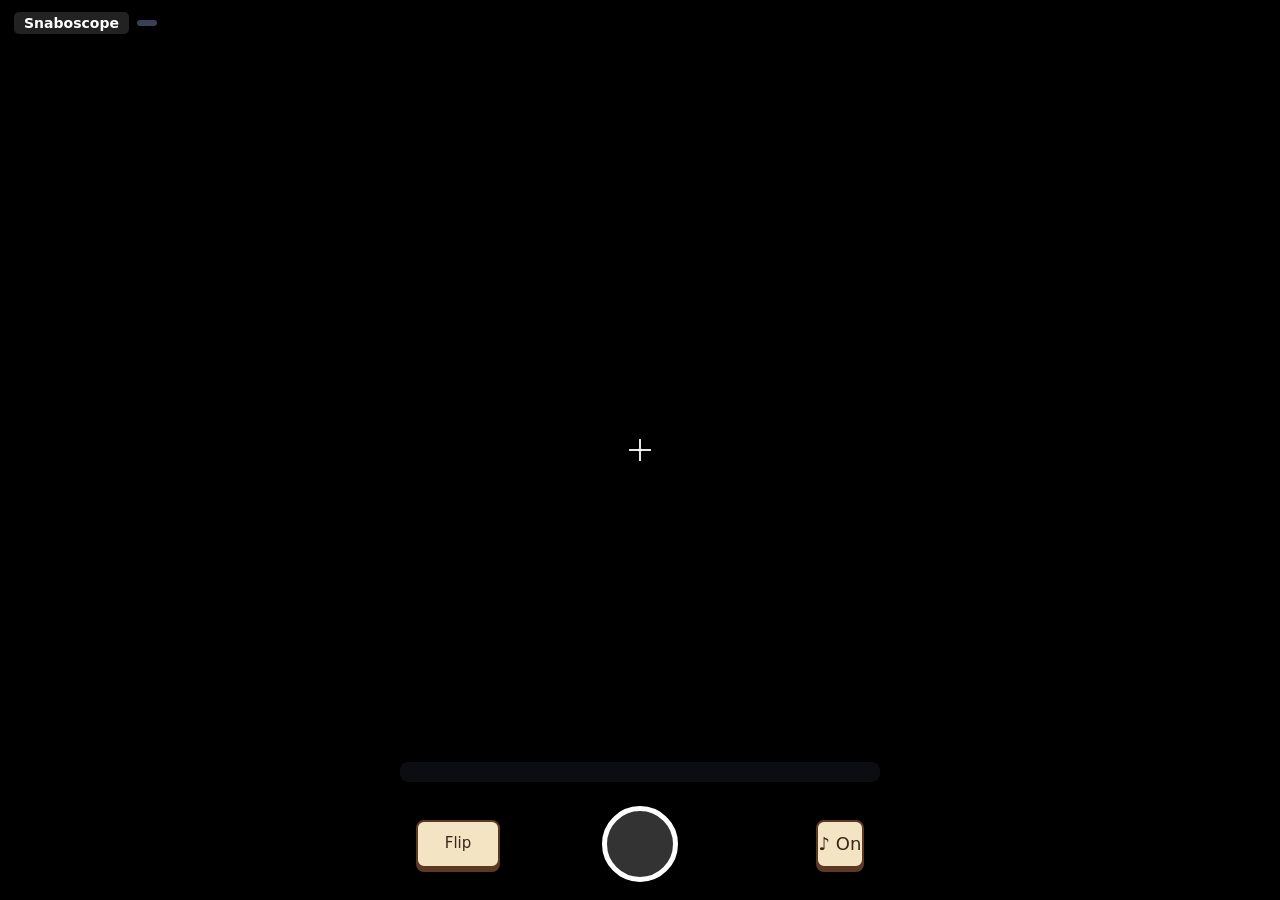
<file: index.html>
<!DOCTYPE html>
<html lang="en"><head><meta charset="utf-8"><meta name="viewport" content="width=device-width, initial-scale=1">
<title>Snabits</title><meta http-equiv="refresh" content="0; url=prototype/"></head>
<body style="background:#0e0e12;color:#eee;font-family:system-ui;padding:24px"><a href="prototype/" style="color:#9cf">Open the Snabits prototype</a></body></html>
</file>
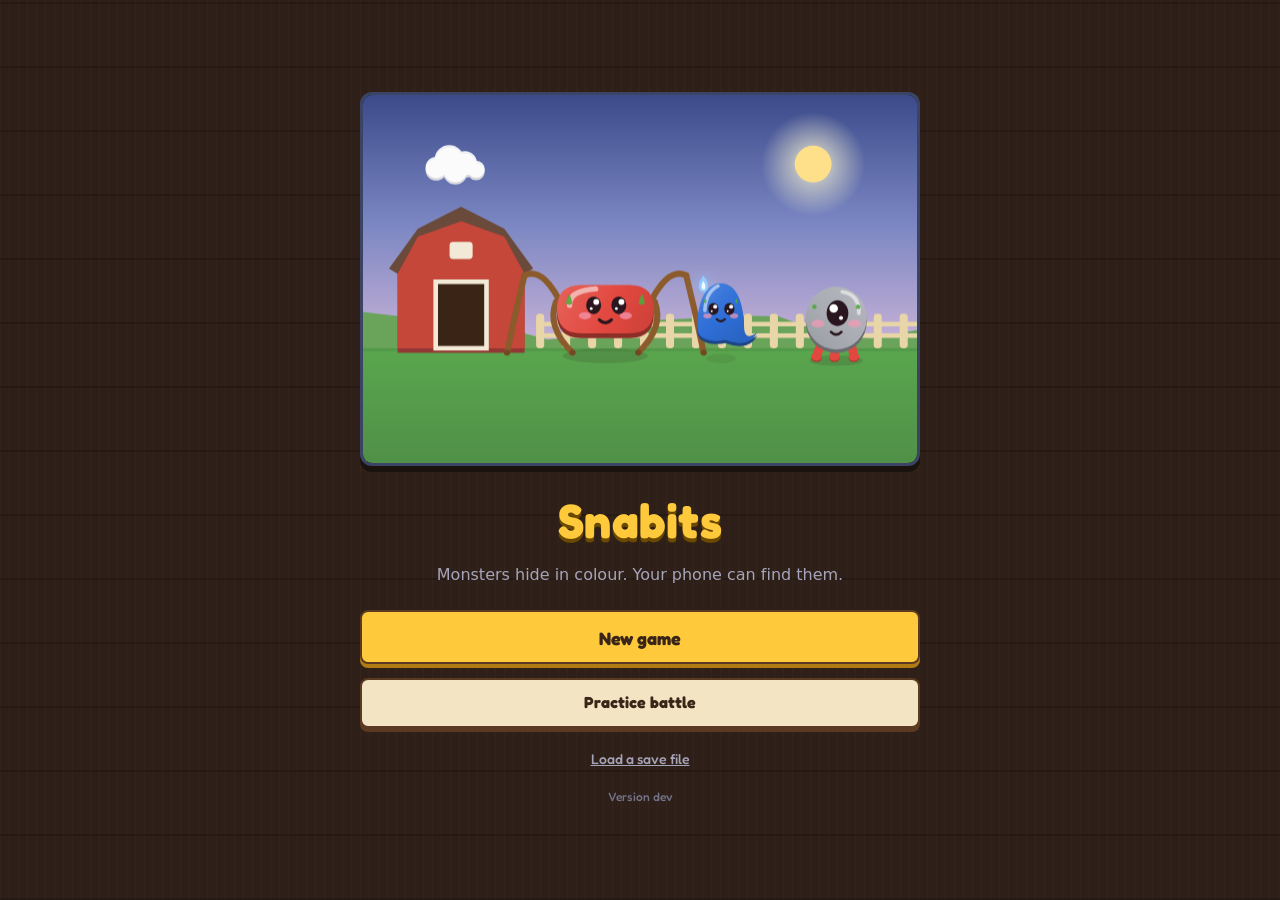
<file: prototype/index.html>
<!DOCTYPE html>
<html lang="en">
<head>
<meta charset="utf-8">
<meta name="viewport" content="width=device-width, initial-scale=1, viewport-fit=cover">
<meta name="theme-color" content="#2e2018">
<title>Snabits</title>
<link rel="stylesheet" href="ui.css">
<link rel="stylesheet" href="theme.css">
<link rel="manifest" href="manifest.webmanifest">
<link rel="icon" href="icon-192.png">
<link rel="apple-touch-icon" href="icon-192.png">
<script>
/* Scans come from the live camera. A saved photo would let anyone download a Pattern Stone or a colour chart and skip the hunt,
   so the gallery only shows on a dev copy: open the game once with ?dev (or #test, which the test drivers use) and it stays on
   for that browser. ?dev=0 turns it off again. */
(function(){ try{ const q=new URLSearchParams(location.search);
  if(q.has('dev')) localStorage.setItem('snabits.dev', q.get('dev')==='0'?'0':'1');
  window.DEV_GALLERY = /test/.test(location.hash) || localStorage.getItem('snabits.dev')==='1';
}catch(e){ window.DEV_GALLERY=false; }
if(window.DEV_GALLERY) document.documentElement.classList.add('dev'); })();
</script>
<style>html:not(.dev) label[for="pick"]{display:none!important}
/* on a computer the camera input opens a file picker, so outside a dev copy only the live camera scans there */
@media (pointer:fine){ html:not(.dev) label[for="take"]{display:none!important} }</style>
</head>
<body class="theme-wood">
<div id="stage"><video id="video" playsinline muted autoplay></video><canvas id="still"></canvas><div id="ring"></div><div id="corners"><i></i><i></i><i></i><i></i></div></div>
<div id="top"><span class="chip" id="main">Snaboscope</span><span class="chip" id="second" style="display:none"></span><span id="kind"></span><button class="small" id="lightbtn" style="display:none;margin-left:auto" aria-label="Light">Light off</button></div>
<div id="bars"></div>
<div id="card"></div>
<div id="bottom">
  <div class="cam-l"><button class="small" id="flip" aria-label="Switch camera">Flip</button><label class="small" for="pick">Gallery</label></div>
  <div class="cam-c"><button id="shutter" aria-label="Scan"></button><button class="big" id="scanbtn" style="display:none">Scan</button><label class="small" id="newbtn" for="take" style="display:none">New photo</label></div>
  <div class="cam-r"><button class="small" id="ranchbtn" style="display:none" onclick="if(typeof WILD!=='undefined'&&WILD)endWild();openRanch()">Ranch</button><button class="small musbtn" onclick="musToggle()">♪ On</button></div>
  <input type="file" id="pick" accept="image/*">
  <input type="file" id="take" accept="image/*" capture="environment" style="display:none">
</div>
<div id="msg"><div><div class="brand"><canvas id="msgmon" class="mon-tile"></canvas><h1>Snabits</h1><p id="msgtext">The Snaboscope reads the colours of whatever you point it at and draws out the Snabit hiding there.</p></div><div class="brow"><label id="takebtn" for="take">Take a photo</label><label id="msgpick" for="pick">From gallery</label><button id="msgranch" style="display:none" onclick="openRanch()">Ranch</button></div></div></div>
<div id="battle">
<div id="loadout"><div id="lo-head"></div><div id="lo-list"></div><div class="lo-foot"><button class="btn2" onclick="closeBattle()">Back</button><button class="big" id="lo-go" onclick="startFight()">Start fight</button></div></div>
<div id="b-fight">
  <div class="bpanel"><div class="nm" id="b-foe-name"></div><div class="hpbar"><i id="b-foe-hp"></i></div><div class="brow2"><span id="b-foe-st"></span><span><span id="b-foe-hpt"></span></span></div><div class="en" id="b-foe-en" style="margin-top:4px"></div></div>
  <div id="arena"><canvas id="b-bg" width="195" height="70"></canvas><i class="plat foe"></i><i class="plat me"></i><canvas id="b-foe-sprite" class="bsprite"></canvas><div id="b-field"></div><canvas id="b-me-sprite" class="bsprite"></canvas></div>
  <div class="bpanel"><div class="nm" id="b-me-name"></div><div class="hpbar"><i id="b-me-hp"></i></div><div class="brow2"><span id="b-me-st"></span><span id="b-me-hpt"></span></div><div class="en" id="b-me-en" style="margin-top:4px"></div></div>
  <div id="b-log"></div>
  <div id="b-btns"></div>
  <div id="b-result"></div>
</div>
</div>
<canvas id="work" width="160" height="160" style="display:none"></canvas>
<script src="version.js"></script>
<script src="skills.js"></script>
<script src="monster.js"></script>
<script src="battle.js"></script>
<script src="battle-ui.js"></script>
<script src="ranch.js"></script>
<script src="heavy.js"></script>
<script src="game.js"></script>
<script src="errantry.js"></script>
<script src="missions.js"></script>
<script src="trips.js"></script>
<script src="explore-art.js"></script>
<script src="explore.js"></script>
<script src="explore-more.js"></script>
<script src="deep-gen.js"></script><script src="deep-art.js"></script><script src="deep.js"></script>
<script src="horror.js"></script>
<script src="deep-more.js"></script>
<script src="tourney.js"></script>
<script src="venue.js"></script>
<script src="cupcal.js"></script>
<script src="lab.js"></script>
<script src="hall.js"></script>
<script src="events.js"></script>
<script src="tower.js"></script>
<script src="codes.js"></script>
<script src="roam.js"></script>
<script src="info.js"></script>
<script src="town.js"></script><script src="deep-pack.js"></script>
<script src="ghost.js"></script>
<script src="peer.js"></script>
<script src="netfight.js"></script>
<script src="trade.js"></script>
<script src="tala.js"></script>
<script src="onboard.js"></script>
<script src="team.js"></script>
<script src="wild.js"></script>
<script src="hunts.js"></script>
<script src="music.js"></script>
<script src="chibi.js"></script>
<script src="chibi-hook.js"></script><script src="scenes.js"></script><script src="npcs.js"></script><script src="areas.js"></script><script src="story.js"></script><script src="dex.js"></script><script src="contests.js"></script><script src="moves.js"></script><script src="summon.js"></script><script src="cupshow.js"></script><script src="arena.js"></script><script src="arena-ui.js"></script><script src="arena-fx.js"></script><script src="arena-sigs.js"></script>
<script src="arena-moves.js"></script><script src="arena-horror.js"></script><script src="arena-venues.js"></script><script src="arena-own.js"></script><script src="icons.js"></script>
<script>if(hasSave()){ document.getElementById("ranchbtn").style.display=""; document.getElementById("msgranch").style.display=""; }</script>
<script>
const GROUPS=["red","orange","yellow","green","cyan","blue","violet","pink","brown","white","silver","black"];
const EL={red:"Blaze",orange:"Brawl",yellow:"Spark",green:"Wild",cyan:"Frost",blue:"Tide",violet:"Venom",pink:"Charm",brown:"Stone",white:"Light",silver:"Steel",black:"Shade"};
const COL={red:"#e2483f",orange:"#f08a24",yellow:"#f2cf2b",green:"#4da83c",cyan:"#6fd6d0",blue:"#2f6fd8",violet:"#8a4fe0",pink:"#f07ab4",brown:"#8a5a2b",white:"#f4f4f4",silver:"#a9adb3",black:"#1b1b1f"};
const TXT={yellow:"#3a2f00",white:"#222",cyan:"#063b38",silver:"#1d1f22"};
const BASE={red:3.57,orange:8.97,yellow:2.76,green:18.56,cyan:5.48,blue:7.18,violet:0.61,pink:1.09,brown:19.21,white:8.43,silver:16.49,black:7.65};
const RING=0.25, RING_WEIGHT=3, FLOOR=3, TIE=5, MONO_MAIN=60, MONO_FLOOR=40, DUAL_SECOND=20;

function group(r,g,b){
  const mx=Math.max(r,g,b), mn=Math.min(r,g,b), d=mx-mn, v=mx, s=mx>0?d/mx:0;
  if(v<0.15) return "black";
  if(s<0.18) return v>0.70?"white":(v>=0.25?"silver":"black");
  let h; if(mx===r) h=((g-b)/d+6)%6; else if(mx===g) h=(b-r)/d+2; else h=(r-g)/d+4; h*=60;
  if(h>=300&&h<345) return "pink";
  if(h>=345||h<15) return (s<0.55&&v>0.70)?"pink":(v<0.45?"brown":"red");
  if(h<45) return v<0.55?"brown":"orange";
  if(h<70) return (v<0.55||s<0.35)?(h>=55?"green":"brown"):"yellow";
  if(h<165) return "green";
  if(h<200) return "cyan";
  if(h<240) return "blue";
  return "violet";
}

function scan(source,sw,sh){
  const ax=aim.x, ay=aim.y;
  const W=160, H=Math.max(40,Math.round(160*sh/sw));
  const c=document.getElementById("work"); c.width=W; c.height=H;
  const x=c.getContext("2d",{willReadFrequently:true}); x.drawImage(source,0,0,sw,sh,0,0,W,H);
  const px=x.getImageData(0,0,W,H).data, R=RING*Math.min(W,H);
  const area={}, dsum={}, cnt={}, rgb={}; let total=0, ssum=0, vsum=0, v2=0;
  GROUPS.forEach(g=>{area[g]=0;dsum[g]=0;cnt[g]=0;rgb[g]=[0,0,0]});
  const lab=new Array(W*H), cellRGB=Array.from({length:9},()=>[0,0,0,0]);
  for(let j=0;j<H;j++)for(let i=0;i<W;i++){
    const k=(j*W+i)*4, r=px[k]/255, g=px[k+1]/255, b=px[k+2]/255, gname=group(r,g,b);
    const mx=Math.max(r,g,b), mn=Math.min(r,g,b); ssum+=mx?(mx-mn)/mx:0; vsum+=mx; v2+=mx*mx;
    const dx=i-W*ax, dy=j-H*ay, inRing=dx*dx+dy*dy<R*R, w=inRing?RING_WEIGHT:1;
    area[gname]+=w; total+=w; dsum[gname]+=Math.hypot((j-H*ay)/H,(i-W*ax)/W); cnt[gname]++;
    rgb[gname][0]+=px[k]; rgb[gname][1]+=px[k+1]; rgb[gname][2]+=px[k+2];
    lab[j*W+i]=gname;
    const cell=Math.min(2,Math.floor(3*j/H))*3+Math.min(2,Math.floor(3*i/W)); const cr=cellRGB[cell]; cr[0]+=px[k];cr[1]+=px[k+1];cr[2]+=px[k+2];cr[3]++;
  }
  const n=W*H, raw={}, wt={}; let wsum=0;
  GROUPS.forEach(g=>{raw[g]=100*area[g]/total; if(raw[g]>=FLOOR){wt[g]=raw[g]/Math.sqrt(Math.max(BASE[g],1)); wsum+=wt[g];}});
  const ranked=Object.keys(wt).map(g=>({g,w:100*wt[g]/wsum,raw:raw[g],cd:dsum[g]/cnt[g],rgb:rgb[g].map(v=>v/cnt[g])})).sort((a,b)=>b.w-a.w);
  let tie=false;
  if(ranked.length>1&&ranked[0].w-ranked[1].w<=TIE&&ranked[1].cd<ranked[0].cd){[ranked[0],ranked[1]]=[ranked[1],ranked[0]];tie=true;}
  const main=ranked[0], second=ranked[1];
  const mono=!second||main.w>=MONO_MAIN||(main.w>=MONO_FLOOR&&second.w<DUAL_SECOND);
  const colours=Math.max(2,Math.min(8,ranked.length));
  const cells=Array(9).fill(0);
  for(let j=0;j<H;j++)for(let i=0;i<W;i++) if(lab[j*W+i]===main.g) cells[Math.min(2,Math.floor(3*j/H))*3+Math.min(2,Math.floor(3*i/W))]++;
  const vm=vsum/n, photoKey=cellRGB.map(c=>c.slice(0,3).map(v=>Math.round(v/c[3]/32)).join("")).join("-");
  // where each colour sits on a 12 by 12 grid, for the colour easter eggs (eggOf in monster.js)
  const g12={}, cellN=new Array(144).fill(0);
  for(const g of GROUPS) if(raw[g]>=2) g12[g]=new Array(144).fill(0);
  for(let j=0;j<H;j++)for(let i=0;i<W;i++){ const ci=Math.min(11,Math.floor(12*j/H))*12+Math.min(11,Math.floor(12*i/W)); cellN[ci]++; const G=g12[lab[j*W+i]]; if(G) G[ci]++; }
  for(const g in g12) for(let k=0;k<144;k++) g12[g][k]/=Math.max(1,cellN[k]);
  return {ranked,main,second:mono?null:second,mono,tie,colours,pool:colours+4,cells,sat:ssum/n,bright:vm,contrast:Math.sqrt(Math.max(0,v2/n-vm*vm)),photoKey,raw,g12};
}

function chip(el,g){el.textContent=EL[g];el.style.background=COL[g];el.style.color=TXT[g]||"#fff";el.style.display="";}
const DEBUG=/(^#|&)debug(&|$)/.test(location.hash);
if(DEBUG) document.documentElement.classList.add("dbg");   // growth ranks and skill counts only show with #debug
function show(res){
  if(!DEBUG) return;
  chip(document.getElementById("main"),res.main.g);
  const s=document.getElementById("second");
  if(res.second) chip(s,res.second.g); else s.style.display="none";
  document.getElementById("kind").textContent=res.mono?"Mono":"Dual";
  document.getElementById("bars").innerHTML=res.ranked.slice(0,5).map(r=>
    `<div class="bar"><span>${EL[r.g]}</span><i style="width:${Math.max(3,r.w)}%;background:${COL[r.g]}"></i><span>${Math.round(r.w)}%</span></div>`).join("");
}

const video=document.getElementById("video"), still=document.getElementById("still"), ring=document.getElementById("ring");
const card=document.getElementById("card"), bars=document.getElementById("bars"), msg=document.getElementById("msg");
const shutter=document.getElementById("shutter"), scanBtn=document.getElementById("scanbtn"), newBtn=document.getElementById("newbtn");
let lastMon=null, stream=null, facing="environment", mode="start", timer=null, aim={x:0.5,y:0.5}, frame=null;

function fail(e){card.innerHTML=`<h2>Something broke</h2><p>${(e&&(e.name||""))} ${(e&&e.message)||e}</p><p>Send Claude a screenshot of this.</p>`;card.style.display="block";}
addEventListener("error",e=>fail(e.error||e.message));
addEventListener("unhandledrejection",e=>fail(e.reason));

function placeRing(){
  const s=Math.min(innerWidth,innerHeight)*RING*2;
  ring.style.width=ring.style.height=s+"px";
  ring.style.left=(aim.x*innerWidth-s/2)+"px"; ring.style.top=(aim.y*innerHeight-s/2)+"px";
}
ring.style.position="absolute"; addEventListener("resize",placeRing); placeRing();

function setMode(m){
  mode=m; document.body.dataset.mode=m;
  if(!DEBUG){ document.getElementById("second").style.display="none"; document.getElementById("kind").style.display="none"; }
  const photo=m==="aim"||m==="photoResult";
  shutter.style.display=photo?"none":"";
  scanBtn.style.display=m==="aim"?"":"none";
  newBtn.style.display=photo?"":"none";
  document.getElementById("flip").style.display=stream&&!photo?"":"none";
  lightShow();
  card.style.display=(m==="liveResult"||m==="photoResult")?"block":"none";
  bars.style.display=DEBUG&&(m==="live"||m==="aim")?"grid":"none";
  still.style.display=(m==="liveResult"||photo)?"block":"none";
  msg.style.display=m==="start"?"flex":"none";
  document.getElementById("top").style.display=(m==="start"||m==="liveResult"||m==="photoResult")?"none":"flex";
  if(typeof obCoach==="function") obCoach();
}

function visibleCrop(w,h){
  const sr=innerWidth/innerHeight, r=w/h;
  if(r>sr){const cw=h*sr;return [(w-cw)/2,0,cw,h];}
  const ch=w/sr; return [0,(h-ch)/2,w,ch];
}
function grab(src,w,h){
  const [sx,sy,sw,sh]=visibleCrop(w,h);
  const c=document.createElement("canvas"); c.width=Math.round(sw); c.height=Math.round(sh);
  c.getContext("2d").drawImage(src,sx,sy,sw,sh,0,0,c.width,c.height); return c;
}
function stars(t){const n=t>=12?3:t>=8?2:t>=4?1:0;return "★".repeat(n)+"<span class=\"st0\">"+"★".repeat(3-n)+"</span>";}
function render(full){
  try{
    const res=scan(still,still.width,still.height); show(res);
    if(!full) return;
    if(typeof WILD!=="undefined"&&WILD){ const hl=typeof huntScan==="function"&&!window.PRACTICE?huntScan(res):[]; wildCard(res,card); huntNote(card,hl); return null; }   // today's colour and the colour atlas (hunts.js)
    let m=typeof scanBoost==="function"?scanBoost(hatch(res)):hatch(res);
    const name=m.name, kind=(m.el2?`${m.el1} / ${m.el2}`:m.el1)+" "+m.family;
    const tint=COL[res.main.g]==="#1b1b1f"?"#8888aa":COL[res.main.g];
    card.innerHTML=`<div class="sheet-head">
        <canvas id="bit" class="mon-tile"></canvas>
        <div class="sheet-id"><h2>${name}</h2><div class="sheet-kind"><span class="elc" style="${chipStyle(COL[res.main.g])}">${m.el1}</span>${m.el2?`<span class="elc" style="${chipStyle(COL[res.second.g])}">${m.el2}</span>`:""}<span class="fam">${m.family}</span></div>
          <div class="sheet-meta">${m.special?"Special · ":""}${m.costume?m.costume+" costume · ":""}${m.pers[0]} · ${m.lifespan} months</div></div></div>
      <div class="sheet-actions"><button class="big" id="raisebtn">Raise it</button><button class="btn2" id="fightbtn">Quick fight</button></div>
      <div class="sheet-body">
        <p class="abil">${m.hidden?"<b class=\"hid\">Hidden ability</b> ":""}<b>${m.ability[0]}</b> ${m.ability[1]}.</p>
        <div class="statgrid">${STATS.map((st,i)=>{const r=rankOf(FAMILY[m.family].base[i]);return `<div class="sg"><span>${st} <small class="gr r${r}">${r}</small></span><b>${m.stats[i]}</b><i><u style="width:${Math.min(100,m.stats[i]/2)}%"></u></i><em></em></div>`;}).join("")}</div>
        <p>Skills: ${m.skills.join(" and ")}.</p>
        <p class="dbg-only">${STATS[m.pers[1]]} grows faster, ${STATS[m.pers[2]]} slower. ${m.pool.length} skills to learn.</p>

        <p class="why">Drag the circle to try another spot.</p>
      </div>`;
    paintMon(document.getElementById("bit"),m,{stage:"Bit"});
    if(window.PRACTICE){ const a=card.querySelector(".sheet-actions"); if(a){ a.innerHTML=`<button class="big" id="practicebtn">Practice with it</button>`; document.getElementById("practicebtn").onclick=()=>atFromScan(m); } return m; }
    lastMon=m; const fb=document.getElementById("fightbtn"); if(fb) fb.onclick=()=>openBattle(lastMon); const rb=document.getElementById("raisebtn"); if(rb) rb.onclick=()=>openRanch(lastMon);
    if(typeof obSheet==="function") obSheet(m);
    return m;
  }catch(e){fail(e);}
  return null;
}
/* the summon plays over the result, then the card slides up */
async function summonCard(m){
  if(m&&typeof dexSee==="function"&&typeof PLAYER!=="undefined"&&PLAYER) dexSee(m);
  if(!m||typeof SUMMON==="undefined") return;
  card.classList.add("held");
  await SUMMON.run(cv=>SUMMON.summon(cv,{photo:still,spec:SUMMON.specFor(m,null,"Bit"),pal:m.pal,name:m.name,family:m.family}));
  card.classList.remove("held"); card.classList.add("card-in"); setTimeout(()=>card.classList.remove("card-in"),600);
}
function liveTick(){
  if(mode!=="live"||!video.videoWidth) return;
  try{const c=grab(video,video.videoWidth,video.videoHeight); show(scan(c,c.width,c.height));}catch(e){fail(e);clearInterval(timer);}
}
function putStill(c){still.width=c.width; still.height=c.height; still.getContext("2d").drawImage(c,0,0);}

/* Phones with several back lenses can hand over the macro or ultra-wide one for "the back camera", which looks blurry
   past a few centimetres. After the first open, the game lists the back lenses, picks the main one (not labelled macro,
   wide, tele or depth, then camera 0, then the biggest sensor) and reopens on it with autofocus. Flip steps through
   every back lens and then the front one, in case the guess is wrong on some phone. */
let camOrder=[], camAt=0;
async function camList(){
  try{ const ds=(await navigator.mediaDevices.enumerateDevices()).filter(d=>d.kind==="videoinput"&&d.deviceId);
    const info=ds.map(d=>{ let cap={}; try{ cap=d.getCapabilities?d.getCapabilities():{}; }catch(e){}
      const lab=(d.label||"").toLowerCase(), fm=cap.facingMode||[];
      return { id:d.deviceId, front:fm.includes("user")||/front|user|face/.test(lab), odd:/macro|ultra|wide|tele|depth|infrared|mono/.test(lab),
        zero:/camera2? ?0\b|camera 0|\b0, facing/.test(lab), px:((cap.width&&cap.width.max)||0)*((cap.height&&cap.height.max)||0) }; });
    const backs=info.filter(c=>!c.front).sort((a,b)=>(a.odd-b.odd)||(b.zero-a.zero)||(b.px-a.px));
    return backs.concat(info.filter(c=>c.front));
  }catch(e){ return []; }
}
/* getUserMedia can hang on some phones when the last lens hasn't let go yet, so each open gets 6 seconds */
const inTime=(p,ms)=>Promise.race([p,new Promise((_,no)=>setTimeout(()=>no(new Error("camera timed out")),ms))]);
const camOk=()=>{ const t=stream&&stream.getVideoTracks()[0]; return !!(t&&t.readyState==="live"&&!t.muted&&video.videoWidth); };
async function openCam(id){
  const v=id?{deviceId:{exact:id},width:{ideal:1920},height:{ideal:1080}}:{facingMode:facing,width:{ideal:1920},height:{ideal:1080}};
  const st=await inTime(navigator.mediaDevices.getUserMedia({video:v,audio:false}),6000);
  const tr=st.getVideoTracks()[0]; try{ const cap=tr.getCapabilities?tr.getCapabilities():{}; if((cap.focusMode||[]).includes("continuous")) await tr.applyConstraints({advanced:[{focusMode:"continuous"}]}); }catch(e){}
  return st;
}
let camBusy=false;
async function startCam(pick){
  if(camBusy) return; camBusy=true; light=false;
  if(stream){ stream.getTracks().forEach(t=>t.stop()); stream=null; await new Promise(r=>setTimeout(r,200)); }   // let the old lens go first
  try{
    if(!navigator.mediaDevices||!navigator.mediaDevices.getUserMedia) throw new Error("no camera API");
    if(pick==null){ stream=await openCam(null);   // the first open asks permission, and only then do lenses have labels
      if(facing==="environment"){ camOrder=await camList(); camAt=0; const main=camOrder[0], cur=stream.getVideoTracks()[0].getSettings().deviceId;
        if(main&&!main.front&&main.id!==cur){ stream.getTracks().forEach(t=>t.stop()); await new Promise(r=>setTimeout(r,200));
          try{ stream=await openCam(main.id); }catch(e){ stream=await openCam(null); } } } }   // fall back to the phone's own pick if the main lens won't open
    else stream=await openCam(camOrder[pick].id);
    video.srcObject=stream; await inTime(video.play(),4000); camSeen={t:-1,at:performance.now()};
    aim={x:.5,y:.5}; placeRing(); setMode("live");
    clearInterval(timer); timer=setInterval(liveTick,250);
  }catch(e){ if(stream) stream.getTracks().forEach(t=>t.stop()); stream=null; setMode("start"); }
  camBusy=false; lightShow();
  if(typeof obCoach==="function") obCoach();
}
/* The picture can stop without an error: the phone takes the camera back when the game sits in the background or another
   screen is open, and the last frame just stays up. A camera that hasn't moved for 2 seconds gets reopened. */
let camSeen={t:-1,at:0};
function camStop(){ if(stream){ stream.getTracks().forEach(t=>t.stop()); stream=null; } light=false; }   // the ranch and the other screens don't need the camera running
const scopeHidden=()=>["ranch","venue","battle"].some(id=>{ const e=document.getElementById(id); return e&&e.style.display&&e.style.display!=="none"; });
function camWatch(){
  if(mode!=="live"||camBusy||document.hidden||scopeHidden()) return;
  const t=video.currentTime; if(t!==camSeen.t){ camSeen={t,at:performance.now()}; return; }
  if(performance.now()-camSeen.at>2000||!camOk()){ camSeen.at=performance.now(); startCam(camOrder.length?camAt:null); }
}
setInterval(camWatch,500);
document.addEventListener("visibilitychange",()=>{ if(!document.hidden&&mode==="live"&&!scopeHidden()&&!camOk()) startCam(camOrder.length?camAt:null); });
/* the backlight: the phone's flash kept on while aiming, on phones whose camera offers it */
let light=false;
function lightCan(){ const t=stream&&stream.getVideoTracks()[0]; try{ return !!(t&&t.getCapabilities&&t.getCapabilities().torch); }catch(e){ return false; } }
function lightShow(){ const b=document.getElementById("lightbtn"); if(!b) return; b.style.display=mode==="live"&&lightCan()?"":"none"; b.textContent=light?"Light on":"Light off"; b.classList.toggle("on",light); }
/* Phones differ in how they take the torch setting, so each form is tried in turn and the track's own setting confirms it */
async function setTorch(on){ const t=stream&&stream.getVideoTracks()[0]; if(!t) return false;
  const isOn=()=>{ try{ return !!(t.getSettings&&t.getSettings().torch); }catch(e){ return false; } };
  const tries=[()=>t.applyConstraints({advanced:[{torch:on}]}),()=>t.applyConstraints({torch:on}),
    async()=>{ if(window.ImageCapture){ const ic=new ImageCapture(t); await ic.getPhotoCapabilities(); } return t.applyConstraints({advanced:[{torch:on}]}); }];
  for(const f of tries){ try{ await f(); await new Promise(r=>setTimeout(r,120)); if(isOn()===on) return true; }catch(e){} }
  return false; }
document.getElementById("lightbtn").onclick=async()=>{ const want=!light;
  if(await setTorch(want)){ light=want; lightShow(); return; }
  const b=document.getElementById("lightbtn"); b.textContent="Phone blocked it"; setTimeout(lightShow,2500); };   // the browser asked and the phone said no
/* Opens the Snaboscope (the camera screen) from anywhere: the ranch, the title or the first-scan tutorial. */
function openScope(){
  const r=document.getElementById("ranch"); if(r&&r.style.display!=="none"){ saveGame(); r.style.display="none"; if(RS) RS.open=false; }
  aim={x:.5,y:.5}; placeRing();
  if(camOk()) setMode("live"); else startCam(camOrder.length?camAt:null);
  if(typeof obCoach==="function") obCoach();
  if(typeof huntChip==="function") huntChip();
}

shutter.onclick=()=>{
  if(mode==="live"&&video.videoWidth){putStill(grab(video,video.videoWidth,video.videoHeight)); setMode("liveResult"); summonCard(render(true));}
  else if(mode==="liveResult"){aim={x:.5,y:.5}; placeRing(); setMode("live");}
};
scanBtn.onclick=()=>{setMode("photoResult"); summonCard(render(true));};
document.getElementById("flip").onclick=()=>{ if(camOrder.length>1){ camAt=(camAt+1)%camOrder.length; facing=camOrder[camAt].front?"user":"environment"; startCam(camAt); } else { facing=facing==="environment"?"user":"environment"; startCam(); } };

async function decode(file){
  if(window.createImageBitmap){try{return await createImageBitmap(file);}catch(e){}}
  const url=await new Promise((ok,no)=>{const r=new FileReader();r.onload=()=>ok(r.result);r.onerror=()=>no(r.error);r.readAsDataURL(file);});
  return await new Promise((ok,no)=>{const im=new Image();im.onload=()=>ok(im);im.onerror=()=>no(new Error("could not open that image"));im.src=url;});
}
async function loadPhoto(e){
  const f=e.target.files&&e.target.files[0]; e.target.value=""; if(!f) return;
  try{
    const img=await decode(f);
    putStill(grab(img,img.width,img.height));
    aim={x:.5,y:.5}; placeRing(); setMode("aim"); render(false);
  }catch(err){setMode("photoResult"); fail(err);}
}
document.getElementById("pick").onchange=loadPhoto; document.getElementById("take").onchange=loadPhoto;

const stage=document.getElementById("stage"); let dragging=false;
function moveAim(e){
  aim={x:Math.min(.9,Math.max(.1,e.clientX/innerWidth)),y:Math.min(.9,Math.max(.1,e.clientY/innerHeight))};
  placeRing(); render(mode==="photoResult"||mode==="liveResult");
}
stage.addEventListener("pointerdown",e=>{if(mode==="live"||mode==="start")return; dragging=true; stage.setPointerCapture(e.pointerId); moveAim(e);});
stage.addEventListener("pointermove",e=>{if(dragging) moveAim(e);});
stage.addEventListener("pointerup",()=>dragging=false);
stage.addEventListener("pointercancel",()=>dragging=false);
function setWildUI(on){
  const hs=on&&typeof huntScopeText==="function"&&WILD&&WILD.hunt?huntScopeText():null;   // a hunt shows its latest clue (hunts.js)
  document.getElementById("main").textContent=hs?hs.title:on?"Wild: point at something":"Snaboscope";
  document.getElementById("msgtext").textContent=hs?hs.text:on?"Wild battle. Take a photo of something colourful and a wild Snabit jumps out of its colours.":"Take a photo, drag the circle onto what you want scanned, then tap Scan.";
  if(on){ if(stream){ aim={x:.5,y:.5}; placeRing(); setMode("live"); } else startCam(); }
  if(typeof musWant==="function") musWant();
}
function wildRescan(){ if(stream){ aim={x:.5,y:.5}; placeRing(); setMode("live"); } else setMode(still.width?"aim":"start"); }
try{ const mm=randomOpponent(Math.random); paintMon(document.getElementById("msgmon"),mm,{stage:"Bit"}); }catch(e){}
if(/(^#|&)test(&|$)/.test(location.hash)) startCam(); else if(/(^#|&)arena(&|$)/.test(location.hash)) openArenaTest(); else showTitle();   // #arena opens the test arena
</script>
</body>
</html>
</file>
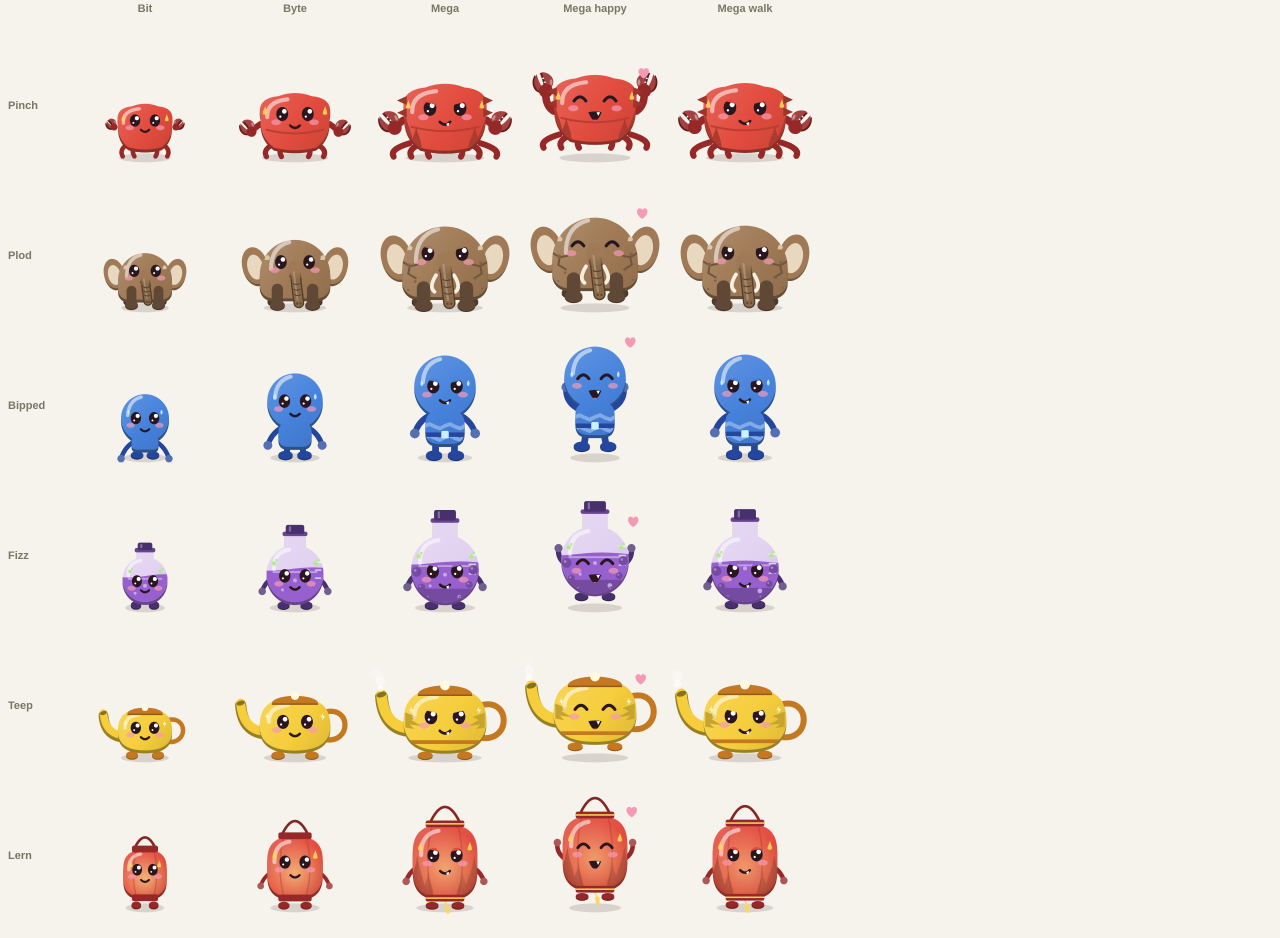
<file: docs/art/art-sheets.html>
<!doctype html><html><body style="margin:0;background:#f6f3ec"><canvas id="c"></canvas>
<script src="../../prototype/chibi.js"></script><script>
/* Art review sheets. Open with #poses, #battle, #bit, #elements, #worn, #effects or #new at the end of the address; add -dark for a grass background. */
const PAL={Blaze:[[226,76,62],[150,40,40],[255,214,90]],Brawl:[[232,140,52],[128,68,30],[255,236,214]],Spark:[[246,206,60],[196,120,34],[255,250,225]],
 Wild:[[118,190,92],[64,120,58],[250,220,110]],Frost:[[120,214,224],[70,130,200],[240,252,255]],Tide:[[70,130,220],[36,70,156],[200,240,255]],
 Venom:[[150,96,206],[72,48,110],[170,240,120]],Charm:[[244,150,190],[150,92,190],[255,240,250]],Stone:[[160,122,86],[96,72,54],[226,206,176]],
 Light:[[244,240,226],[214,180,100],[255,206,90]],Steel:[[170,178,192],[88,96,112],[120,210,240]],Shade:[[78,70,104],[38,34,56],[255,214,74]]};
const mx=(a,b,k)=>a.map((v,i)=>Math.round(v+(b[i]-v)*k)), EL=Object.keys(PAL), pal=e=>({body:PAL[e][0],parts:PAL[e][1],accent:PAL[e][2]});
const FAMS=['Chomp','Squib','Antik','Moko','Pinch','Stilt','Skit','Booly','Plod','Bipped','Fizz','Teep','Lern'];
const HOME={Chomp:'Brawl',Squib:'Frost',Antik:'Steel',Moko:'Charm',Pinch:'Blaze',Stilt:'Wild',Skit:'Venom',Booly:'Light',Plod:'Stone',Bipped:'Tide',Fizz:'Venom',Teep:'Spark',Lern:'Blaze'};
const LOOKS={
 elements:{rows:['Squib','Pinch','Booly'],cols:EL.map(e=>({label:e,m:{stage:'Mega',el:e}}))},
 worn:{rows:FAMS,cols:[{label:'Plain',m:{}},{label:'Cap, sunglasses, boots',m:{worn:{head:'Cap',face:'Sunglasses',feet:'Boots'}}},
   {label:'Top hat, monocle, mustache',m:{worn:{head:'Top hat',face:'Monocle',mouth:'Mustache'}}},{label:'Crown, angel wings',m:{worn:{head:'Crown',back:'Angel wings'}}},
   {label:'Party hat, bat wings',m:{worn:{head:'Party hat',back:'Bat wings'}}},{label:'Bow, boots',m:{worn:{head:'Bow',feet:'Boots'}}}]},
 effects:{rows:['Chomp','Squib','Pinch','Booly','Bipped','Lern'],cols:['glow','flame','shadow','frost','sparkle'].map(f=>({label:f,m:{fx:f}}))},
 poses:{rows:FAMS.slice(0,8),cols:['idle','walk','run','happy','sad','tired','eat','sleep','sit','dizzy','effort','lean','hover','hurt'].map(q=>({label:q,m:{},pose:q}))},
 battle:{rows:FAMS.slice(0,8),cols:['guard','crouch','tackle','bitewide','chomp','jump','land','punchwind','punch','swipeup','swipedown','cast','push','float','hit','dodge','ko'].map(q=>({label:q,m:{},pose:q}))},
 bit:{rows:FAMS.slice(0,8),cols:['idle','happy','sad','tackle','bitewide','jump','land','hit','ko'].map(q=>({label:q,m:{stage:'Bit'},pose:q}))},
 back:{rows:FAMS.slice(0,8),cols:['idle','walk','tackle','punch','jump','cast','hit','ko'].map(q=>({label:q,m:{back:true,worn:q==='idle'?{head:'Cap',back:'Angel wings'}:{}},pose:q}))},
 ouch:{rows:FAMS.slice(0,8),cols:[{label:'hit Bit',m:{stage:'Bit'},pose:'hit'},{label:'hit Byte',m:{stage:'Byte'},pose:'hit'},{label:'hit Mega',m:{},pose:'hit'},{label:'hurt',m:{},pose:'hurt'},{label:'float',m:{},pose:'float'}]},
 marks:{rows:FAMS.slice(0,8),cols:[{label:'Byte',m:{stage:'Byte'}},...['Stout','Horned','Shelled','Sage','Haloed','Winged'].map(k=>({label:k,m:{stage:'Byte',marks:[k]}})),
   {label:'Mega, Horned, Haloed',m:{marks:['Horned','Haloed']}},{label:'Mega, Sage, Winged',m:{marks:['Sage','Winged']}},{label:'Mega, Shelled, Stout',m:{marks:['Shelled','Stout']}},
   {label:'Back, Shelled, Winged',m:{marks:['Shelled','Winged'],back:true}},{label:'Haloed, top hat',m:{marks:['Horned','Haloed'],worn:{head:'Top hat'}}}]},
 variants:{rows:FAMS.slice(0,8),cols:[{label:'Plain',m:{}},...['Devoted','Pampered','Feral','Bulky','Lean','Champion','Scruffy'].map(v=>({label:v,m:{variant:v}})),
   {label:'Moonlit',m:{variant:'Moonlit'},pf:p=>({...p,body:mx(p.body,[60,70,140],0.45),parts:mx(p.parts,[90,100,170],0.4)})},
   {label:'Wanderer, from Tide',m:{variant:'Wanderer'},pf:p=>({...p,accent:[70,130,220],parts:mx(p.parts,[70,130,220],0.5)})},
   {label:'Feral, Mega, hurt',m:{variant:'Feral'},pose:'hurt'},{label:'Champion, back',m:{variant:'Champion',back:true}}]},
 hybrids:{rows:FAMS.slice(0,8),cols:FAMS.slice(0,8).map(b=>({label:'on '+b+' legs',legs:b,m:{}}))},
 new:{rows:['Pinch','Plod','Bipped','Fizz','Teep','Lern'],cols:[{label:'Bit',m:{stage:'Bit'}},{label:'Byte',m:{stage:'Byte'}},{label:'Mega',m:{stage:'Mega'}},{label:'Mega happy',m:{stage:'Mega'},pose:'happy'},{label:'Mega walk',m:{stage:'Mega'},pose:'walk'}]}
};
const KEY=location.hash.slice(1).replace('-dark',''), DARK=/-dark/.test(location.hash), L=LOOKS[KEY]||LOOKS.new, W=KEY==='poses'||KEY==='battle'||KEY==='bit'||KEY==='back'||KEY==='ouch'||KEY==='hybrids'||KEY==='marks'||KEY==='variants'?132:150, H=W, LX=70, TOP=34, c=document.getElementById('c'), d=2;
c.width=(LX+L.cols.length*W)*d; c.height=(TOP+L.rows.length*H)*d; c.style.width=c.width/d+'px';
const x=c.getContext('2d'); x.scale(d,d); if(DARK){ x.fillStyle='#4f7a45'; x.fillRect(0,0,c.width,c.height); } x.font='600 11px sans-serif'; x.textAlign='center'; x.fillStyle=DARK?'#e8f0e0':'#776';
L.cols.forEach((col,i)=>{ const words=col.label.split(', '); words.forEach((w,k)=>x.fillText(w,LX+i*W+W/2,12+k*12)); });
x.textAlign='left';
L.rows.forEach((row,j)=>{ const [fam,rowEl]=row.split(':'); x.fillStyle=DARK?'#e8f0e0':'#776'; x.fillText(row.replace(':',', '),8,TOP+j*H+H/2);
  L.cols.forEach((col,i)=>{ const el=col.m.el||rowEl||HOME[fam]; x.save(); x.translate(LX+i*W,TOP+j*H-16); x.scale(W/200,W/200);
    const F2=col.legs&&col.legs!==fam?(CHIBI.hybrid(fam+'+'+col.legs,fam,col.legs),fam+'+'+col.legs):fam; CHIBI.draw(x,{family:F2,stage:'Mega',marks:[],worn:{},pal:col.pf?col.pf(pal(el)):pal(el),el,...col.m},col.pose||'idle',300+i*130); x.restore(); }); });
</script></body></html>
</file>
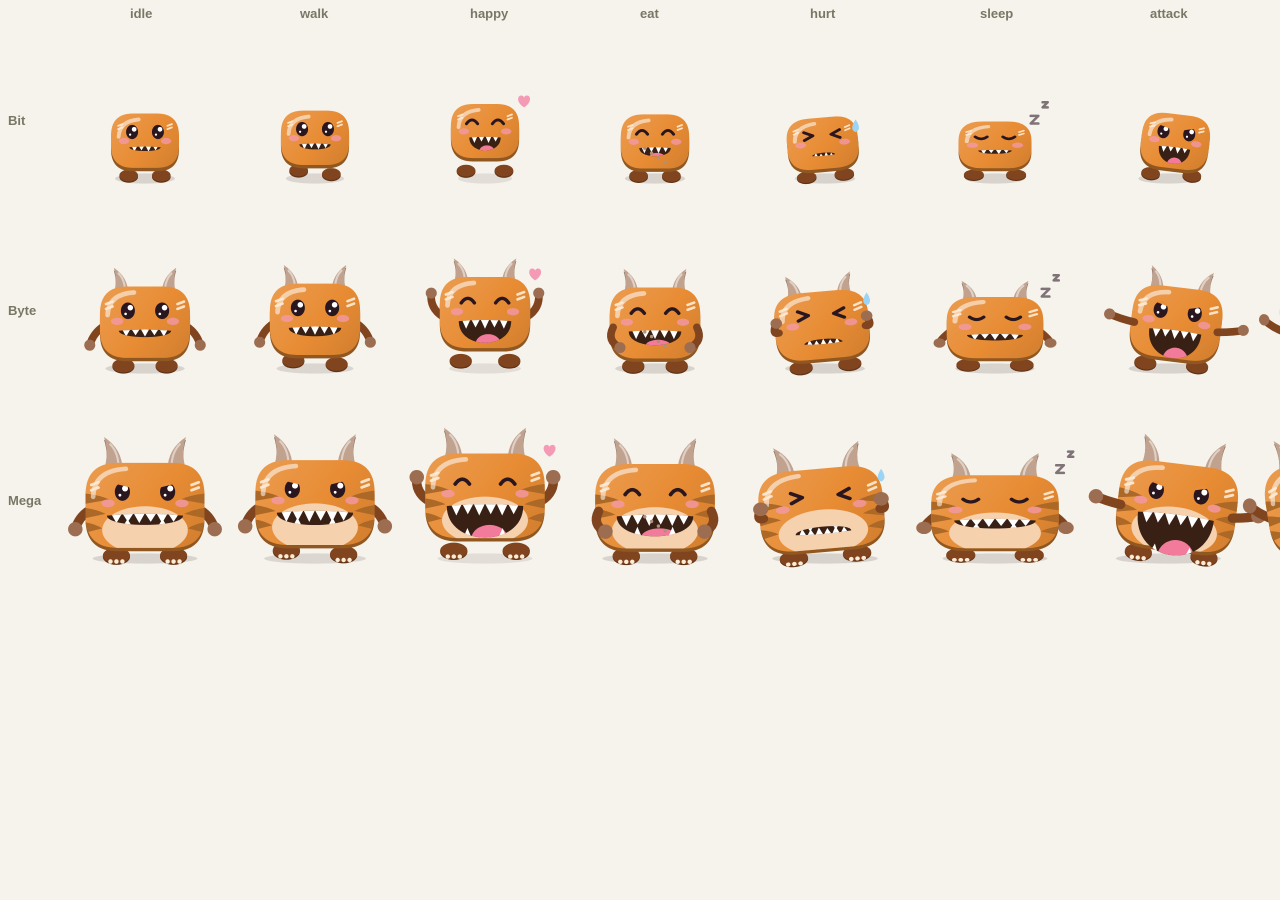
<file: docs/art/chomp-sheet.html>
<!doctype html><html><body style="margin:0;background:#f6f3ec"><canvas id="c"></canvas>
<script src="../../prototype/chibi.js"></script><script>
const poses=['idle','walk','happy','eat','hurt','sleep','attack','hit','ko'], stages=['Bit','Byte','Mega'];
const pal={body:[232,140,52],parts:[128,68,30],accent:[255,236,214]};
const W=170,H=190,c=document.getElementById('c'),d=2; c.width=(poses.length*W+60)*d; c.height=(stages.length*H+30)*d; c.style.width=c.width/d+'px';
const x=c.getContext('2d'); x.scale(d,d); x.font='600 13px sans-serif'; x.fillStyle='#776'; 
poses.forEach((p,i)=>x.fillText(p,60+i*W+W/2-15,18));
stages.forEach((s,j)=>{ x.fillStyle='#776'; x.fillText(s,8,30+j*H+H/2);
  const marks=s==='Bit'?[]:s==='Byte'?['Horned']:['Horned','Stout'];
  poses.forEach((p,i)=>{ x.save(); x.translate(60+i*W,30+j*H-10); x.scale(W/200,W/200);
    CHIBI.draw(x,{stage:s,pal,marks,el:'Brawl',worn:{}},p,(i*137)%600); x.restore(); }); });
</script></body></html>
</file>
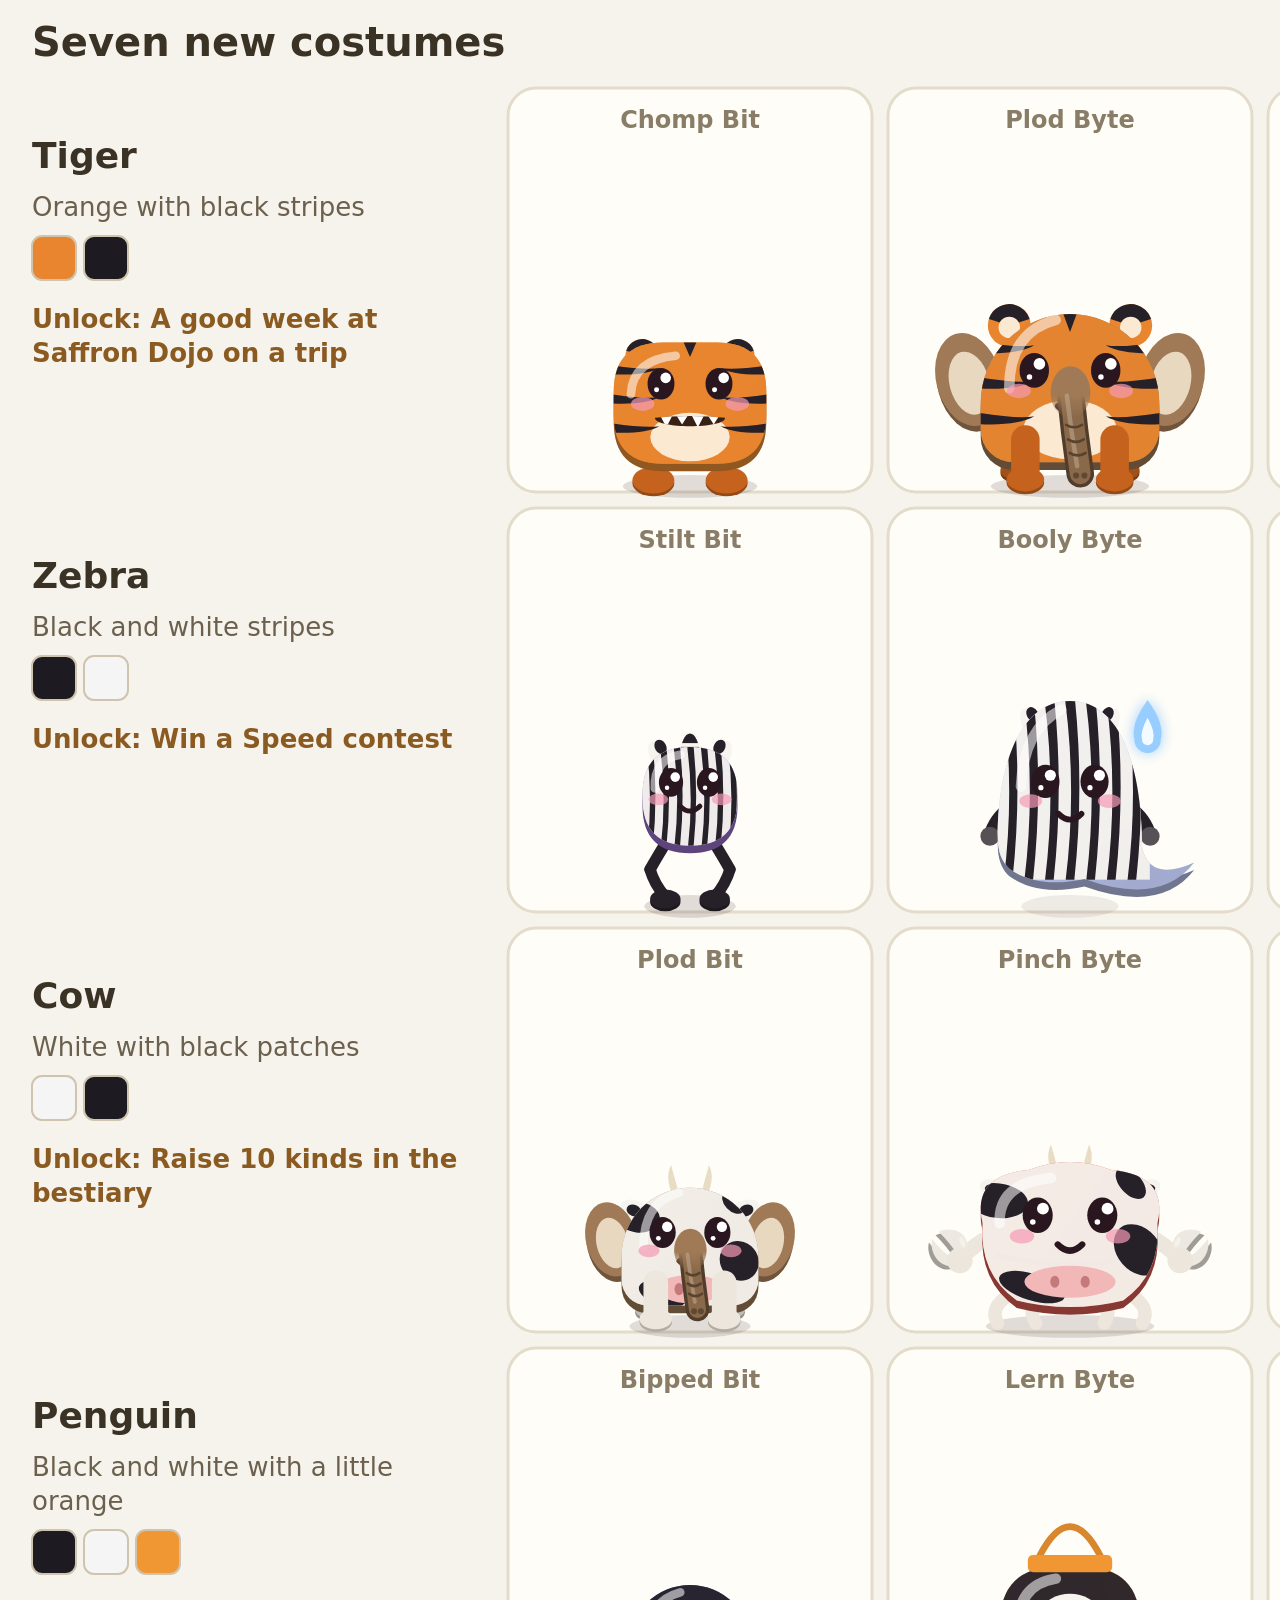
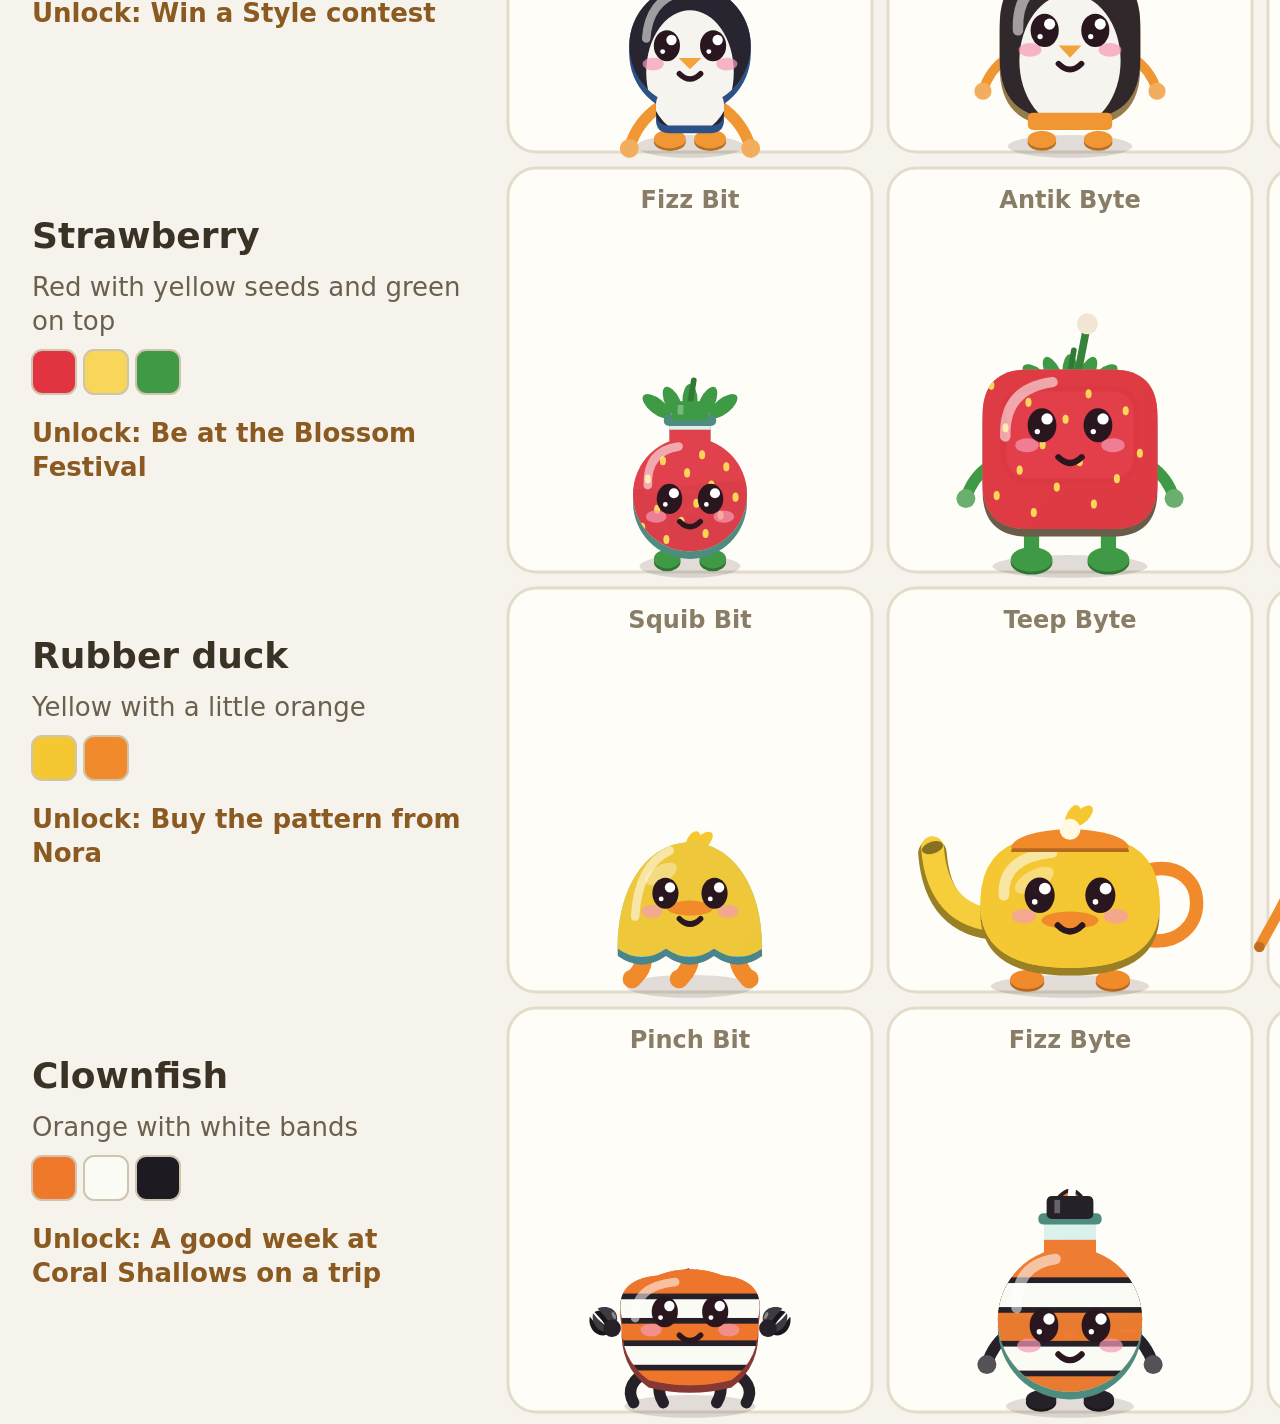
<file: docs/art/costumes2-concept.html>
<!doctype html><html><body style="margin:0;background:#f6f3ec"><canvas id="c"></canvas>
<script src="../../prototype/chibi.js"></script><script>
/* Concept sheet for the second set of costumes (15 Nov 2026): each on three families, with its colour pattern and how it's unlocked */
const CO=[
 ['Tiger','Orange with black stripes',[[233,133,46],[30,26,34]],'A good week at Saffron Dojo on a trip',['Chomp','Plod','Bipped']],
 ['Zebra','Black and white stripes',[[30,26,34],[245,245,245]],'Win a Speed contest',['Stilt','Booly','Moko']],
 ['Cow','White with black patches',[[245,245,245],[30,26,34]],'Raise 10 kinds in the bestiary',['Plod','Pinch','Teep']],
 ['Penguin','Black and white with a little orange',[[30,26,34],[245,245,245],[240,150,50]],'Win a Style contest',['Bipped','Lern','Squib']],
 ['Strawberry','Red with yellow seeds and green on top',[[226,52,64],[247,214,90],[63,154,69]],'Be at the Blossom Festival',['Fizz','Antik','Chomp']],
 ['Rubber duck','Yellow with a little orange',[[245,200,50],[240,138,42]],'Buy the pattern from Nora',['Squib','Teep','Skit']],
 ['Clownfish','Orange with white bands',[[240,120,42],[251,251,246],[30,26,34]],'A good week at Coral Shallows on a trip',['Pinch','Fizz','Booly']]];
const cv=document.getElementById('c'), x=cv.getContext('2d'), CW=190, CH=210, D=2;
const P0={Chomp:[[232,140,52],[128,68,30],[255,236,214]],Bipped:[[70,130,220],[36,70,156],[200,240,255]],Plod:[[160,122,86],[96,72,54],[226,206,176]],Teep:[[246,206,60],[196,120,34],[255,250,225]],
 Squib:[[120,214,224],[70,130,200],[240,252,255]],Stilt:[[150,110,200],[90,60,140],[230,210,255]],Booly:[[180,190,230],[110,120,170],[240,244,255]],Moko:[[120,190,120],[60,120,70],[220,250,220]],
 Pinch:[[220,90,80],[140,50,50],[255,220,210]],Lern:[[240,200,120],[170,110,60],[255,244,214]],Fizz:[[110,200,180],[50,130,120],[220,255,245]],Antik:[[170,150,120],[100,86,70],[240,230,210]],Skit:[[120,120,140],[70,70,90],[220,220,240]]};
const pal=p=>({body:p[0],parts:p[1],accent:p[2]});
function cell(cx,cy,m,pose,t,label){ x.save(); x.translate(cx,cy); x.fillStyle='#fffdf7'; x.strokeStyle='#e4dccb'; x.lineWidth=1.5; x.beginPath(); x.roundRect(4,4,CW-8,CH-8,14); x.fill(); x.stroke();
  x.fillStyle='#8a7d68'; x.font='600 12px system-ui'; x.textAlign='center'; x.fillText(label,CW/2,24); x.translate(CW/2-95,26); x.scale(0.95,0.95); CHIBI.draw(x,m,pose,t); x.restore(); }
function swatch(px,py,cols){ cols.forEach((c,i)=>{ x.fillStyle=`rgb(${c})`; x.strokeStyle='#cfc4ae'; x.beginPath(); x.roundRect(px+i*26,py,22,22,5); x.fill(); x.stroke(); }); }
function wrap(t,px,py,w){ let line='',ly=py; for(const wd of t.split(' ')){ if(x.measureText(line+wd).width>w){ x.fillText(line,px,ly); ly+=17; line=''; } line+=wd+' '; } x.fillText(line,px,ly); return ly; }
cv.width=(250+3*CW)*D; cv.height=(40+CO.length*CH)*D; x.scale(D,D); x.fillStyle='#f6f3ec'; x.fillRect(0,0,cv.width,cv.height);
x.fillStyle='#3b3226'; x.font='800 20px system-ui'; x.textAlign='left'; x.fillText('Seven new costumes',16,28);
CO.forEach(([k,egg,sw,how,fams],r)=>{ const y=40+r*CH; x.textAlign='left'; x.fillStyle='#3b3226'; x.font='800 18px system-ui'; x.fillText(k,16,y+44);
  x.fillStyle='#6b604e'; x.font='13px system-ui'; let ly=wrap(egg,16,y+68,215); swatch(16,ly+10,sw); x.fillStyle='#8a5a20'; x.font='600 13px system-ui'; wrap('Unlock: '+how,16,ly+56,215);
  [['Bit','idle'],['Byte','idle'],['Mega','punch']].forEach(([st,pose],i)=>{ const f=fams[i]; cell(250+i*CW,y,{family:f,stage:st,el:null,marks:[],worn:{},pal:pal(P0[f]),costume:k},pose,300+i*170,f+' '+st+(pose!=='idle'?', '+pose:'')); }); });
</script></body></html>
</file>
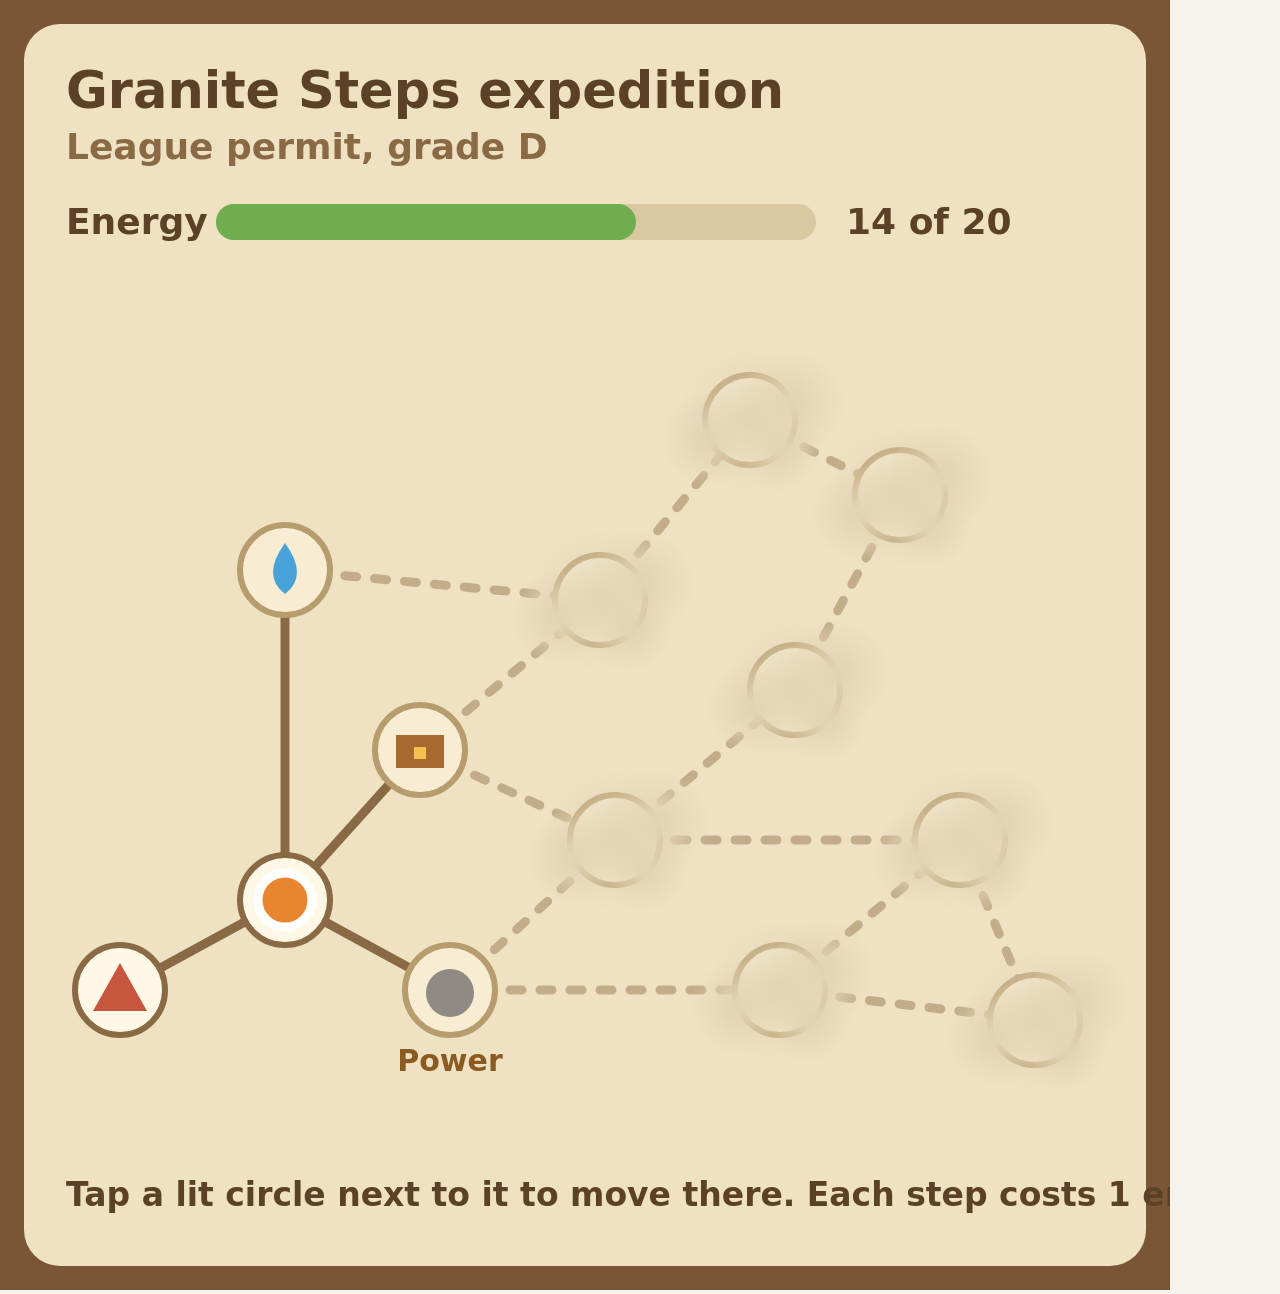
<file: docs/art/explore-concept.html>
<!doctype html><html><body style="margin:0;background:#f6f3ec"><canvas id="c"></canvas><script>
/* Concept: the expedition map (15 Nov 2026). Nodes joined by paths across a region, fog over what hasn't been reached,
   the Snabit's token, and the energy bar its Stamina sets. Obstacles name the stat they need. */
const cv=document.getElementById('c'), x=cv.getContext('2d'), W=390, H=430, D=3; cv.width=W*D; cv.height=H*D; x.scale(D,D);
const ink='#5a4128', paper='#efe2c2';
x.fillStyle='#7a5636'; x.fillRect(0,0,W,H); x.fillStyle=paper; x.beginPath(); x.roundRect(8,8,W-16,H-16,12); x.fill();
x.fillStyle=ink; x.font='800 17px system-ui'; x.fillText('Granite Steps expedition',22,36); x.font='600 12px system-ui'; x.fillStyle='#8a6a45'; x.fillText('League permit, grade D',22,53);
// energy
x.fillStyle=ink; x.font='700 12px system-ui'; x.fillText('Energy',22,78); x.fillStyle='#d9c8a0'; x.beginPath(); x.roundRect(72,68,200,12,6); x.fill();
x.fillStyle='#6fae4f'; x.beginPath(); x.roundRect(72,68,200*(location.hash==='#later'?7:14)/20,12,6); x.fill(); x.fillStyle=ink; x.fillText(location.hash==='#later'?'7 of 20':'14 of 20',282,78);
// nodes: [id,x,y,kind,label,state] state: 0 fog, 1 seen, 2 visited
const N={a:[40,330,'camp','',2],b:[95,300,'path','',2],c:[150,330,'boulder','Power',1],d:[140,250,'chest','',1],e:[205,280,'gap','Speed',0],
 f:[200,200,'door','Mind',0],g:[260,330,'thorns','Constitution',0],h:[265,230,'eye','Insight',0],i:[320,280,'paw','',0],j:[300,165,'stone','',0],k:[250,140,'page','',0],l:[345,340,'flag','',0],m:[95,190,'spring','',1]};
if(location.hash==='#later'){ for(const k of 'abceh') N[k][4]=2; for(const k of 'dgifjm') N[k][4]=Math.max(N[k][4],1); }
const E=[['a','b'],['b','c'],['b','d'],['b','m'],['c','e'],['c','g'],['d','e'],['d','f'],['m','f'],['e','h'],['e','i'],['g','l'],['g','i'],['f','k'],['h','j'],['i','l'],['k','j']];
x.lineCap='round';
for(const [p,q] of E){ const A=N[p],B=N[q]; x.strokeStyle=(A[4]===2&&B[4]>=1)?'#8a6a45':'rgba(138,106,69,.45)'; x.lineWidth=3; x.setLineDash(A[4]===2&&B[4]>=1?[]:[4,6]); x.beginPath(); x.moveTo(A[0],A[1]); x.lineTo(B[0],B[1]); x.stroke(); }
x.setLineDash([]);
function icon(k,cx,cy){ x.save(); x.translate(cx,cy); x.lineWidth=2;
  if(k==='camp'){ x.fillStyle='#c8553d'; x.beginPath(); x.moveTo(-9,7); x.lineTo(0,-9); x.lineTo(9,7); x.fill(); }
  else if(k==='boulder'){ x.fillStyle='#8f8a83'; x.beginPath(); x.arc(0,1,8,0,7); x.fill(); }
  else if(k==='chest'){ x.fillStyle='#a8692e'; x.fillRect(-8,-5,16,11); x.fillStyle='#f2c14e'; x.fillRect(-2,-1,4,4); }
  else if(k==='gap'){ x.fillStyle='#2a2420'; x.beginPath(); x.moveTo(-8,-6); x.lineTo(8,-6); x.lineTo(4,8); x.lineTo(-4,8); x.fill(); }
  else if(k==='door'){ x.fillStyle='#7d776f'; x.fillRect(-7,-9,14,17); x.fillStyle='#e2483f'; x.beginPath(); x.arc(0,-2,3,0,7); x.fill(); }
  else if(k==='thorns'){ x.strokeStyle='#4e5a2e'; for(const d of [-5,0,5]){ x.beginPath(); x.moveTo(d,8); x.lineTo(d+2,-8); x.stroke(); } }
  else if(k==='eye'){ x.strokeStyle=ink; x.beginPath(); x.ellipse(0,0,9,5,0,0,7); x.stroke(); x.fillStyle=ink; x.beginPath(); x.arc(0,0,2.5,0,7); x.fill(); }
  else if(k==='paw'){ x.fillStyle=ink; x.beginPath(); x.ellipse(0,3,5,4,0,0,7); x.fill(); for(const [a,b] of [[-6,-3],[-2,-7],[3,-7],[7,-3]]){ x.beginPath(); x.arc(a,b,2,0,7); x.fill(); } }
  else if(k==='stone'){ x.fillStyle='#8f8a83'; x.beginPath(); x.moveTo(-7,9); x.lineTo(-7,-5); x.quadraticCurveTo(0,-12,7,-5); x.lineTo(7,9); x.fill(); x.fillStyle='#f2c14e'; x.fillRect(-3,-3,6,7); }
  else if(k==='page'){ x.fillStyle='#fffaf0'; x.fillRect(-6,-8,12,16); x.strokeStyle='#b49a6e'; x.lineWidth=1; for(let i=0;i<4;i++){ x.beginPath(); x.moveTo(-4,-4+i*3.5); x.lineTo(4,-4+i*3.5); x.stroke(); } }
  else if(k==='flag'){ x.strokeStyle=ink; x.beginPath(); x.moveTo(-4,9); x.lineTo(-4,-9); x.stroke(); x.fillStyle='#3b6fb8'; x.beginPath(); x.moveTo(-4,-9); x.lineTo(8,-5); x.lineTo(-4,-1); x.fill(); }
  else if(k==='spring'){ x.fillStyle='#4aa3d8'; x.beginPath(); x.moveTo(0,-9); x.quadraticCurveTo(8,2,0,8); x.quadraticCurveTo(-8,2,0,-9); x.fill(); }
  x.restore(); }
for(const id in N){ const [cx,cy,k,lab,st]=N[id];
  x.fillStyle=st===2?'#fff8e6':'#f8edd2'; x.strokeStyle=st===2?'#8a6a45':'#b79c6e'; x.lineWidth=2; x.beginPath(); x.arc(cx,cy,15,0,7); x.fill(); x.stroke();
  if(st>=1) icon(k,cx,cy);
  if(st===1&&lab){ x.fillStyle='#8a5a20'; x.font='700 10px system-ui'; x.textAlign='center'; x.fillText(lab,cx,cy+27); x.textAlign='left'; } }
// fog over what hasn't been reached: soft paper-coloured clouds
for(const id in N){ const [cx,cy,,,st]=N[id]; if(st) continue; for(const [dx,dy,r] of [[0,0,24],[-14,6,16],[14,-6,18],[10,10,14]]){ const g=x.createRadialGradient(cx+dx,cy+dy,2,cx+dx,cy+dy,r); g.addColorStop(0,'rgba(226,212,180,.97)'); g.addColorStop(1,'rgba(226,212,180,0)'); x.fillStyle=g; x.beginPath(); x.arc(cx+dx,cy+dy,r,0,7); x.fill(); } }
// the Snabit's token at b
x.fillStyle='#e9852e'; x.strokeStyle='#fff'; x.lineWidth=3; x.beginPath(); x.arc(...(location.hash==='#later'?[265,230]:[95,300]),9,0,7); x.fill(); x.stroke();
x.fillStyle=ink; x.font='600 11px system-ui'; x.fillText('Tap a lit circle next to it to move there. Each step costs 1 energy.',22,H-28);
</script></body></html>
</file>
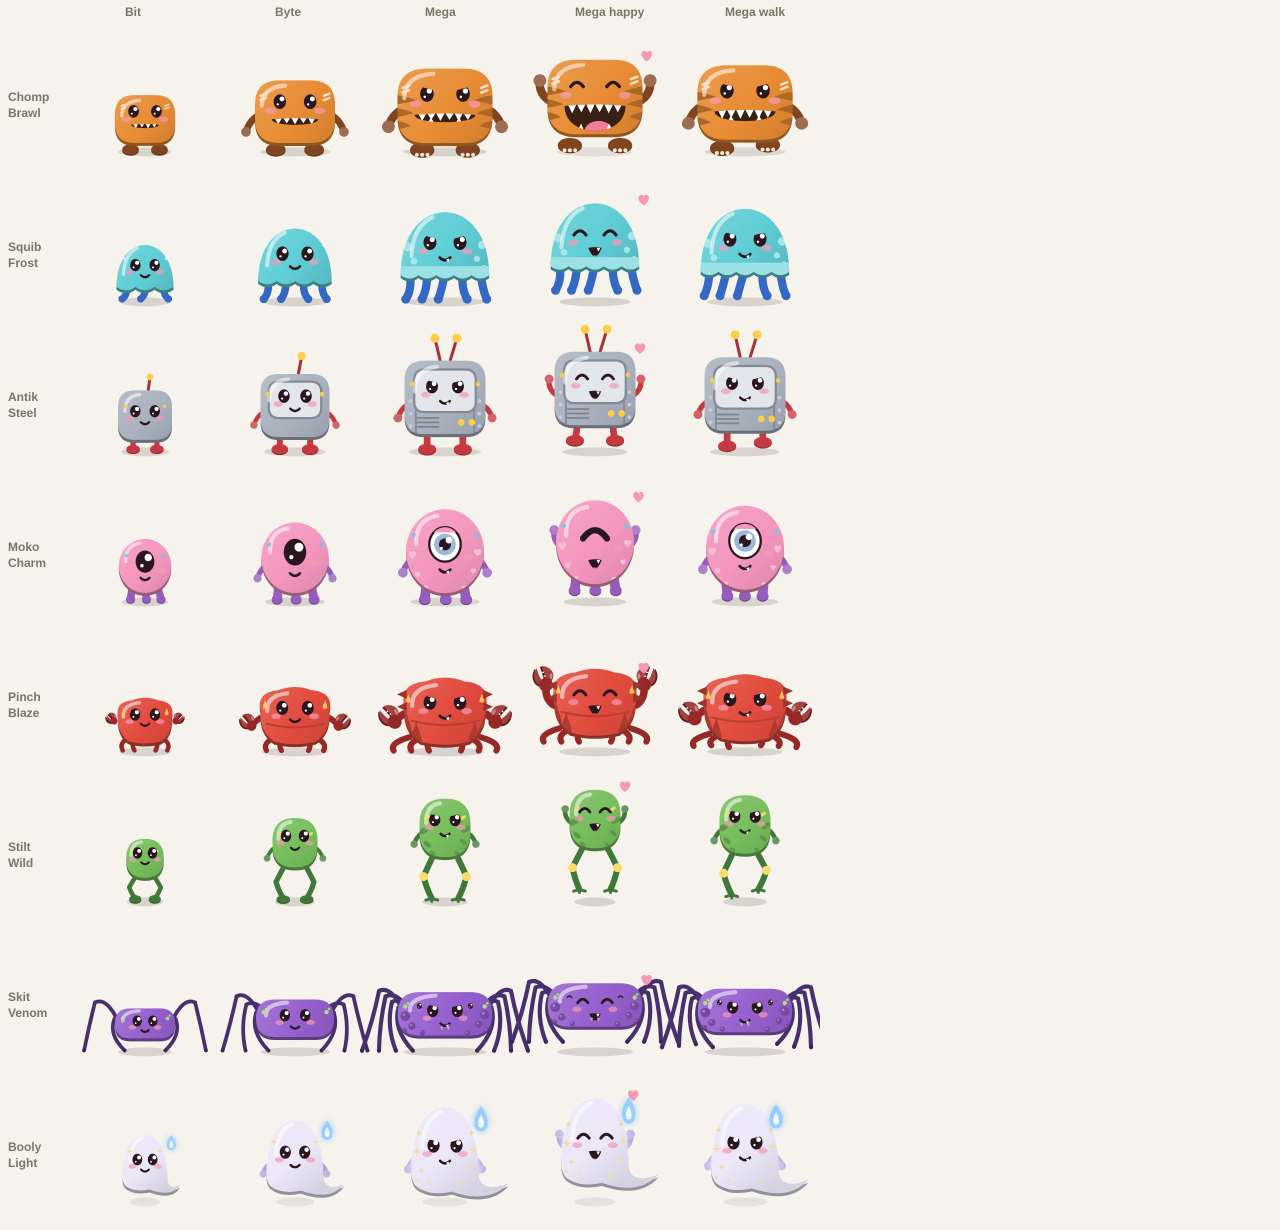
<file: docs/art/families-sheet.html>
<!doctype html><html><body style="margin:0;background:#f6f3ec"><canvas id="c"></canvas>
<script src="../../prototype/chibi.js"></script><script>
const F=[['Chomp','Brawl',[232,140,52],[128,68,30],[255,236,214]],['Squib','Frost',[96,206,214],[52,104,196],[236,250,255]],['Antik','Steel',[170,178,192],[196,58,64],[255,206,72]],
 ['Moko','Charm',[244,150,190],[150,92,190],[110,200,230]],['Pinch','Blaze',[226,76,62],[150,40,40],[255,214,90]],['Stilt','Wild',[118,190,92],[64,120,58],[250,220,110]],
 ['Skit','Venom',[150,96,206],[72,48,110],[170,240,120]],['Booly','Light',[236,232,250],[176,160,220],[255,214,110]]];
const cols=[['Bit','idle'],['Byte','idle'],['Mega','idle'],['Mega','happy'],['Mega','walk']];
const W=150,H=150,c=document.getElementById('c'),d=2,LX=70; c.width=(LX+cols.length*W)*d; c.height=(F.length*H+26)*d; c.style.width=c.width/d+'px';
const x=c.getContext('2d'); x.scale(d,d); x.font='600 12px sans-serif'; x.fillStyle='#776';
cols.forEach(([s,p],i)=>x.fillText(s+(p!=='idle'?' '+p:''),LX+i*W+W/2-20,16));
F.forEach(([fam,el,body,parts,accent],j)=>{ x.fillStyle='#776'; x.fillText(fam,8,26+j*H+H/2); x.fillText(el,8,42+j*H+H/2);
  cols.forEach(([s,p],i)=>{ x.save(); x.translate(LX+i*W,26+j*H-14); x.scale(W/200,W/200);
    CHIBI.draw(x,{family:fam,stage:s,pal:{body,parts,accent},marks:[],el,worn:{}},p,300+i*90); x.restore(); }); });
</script></body></html>
</file>
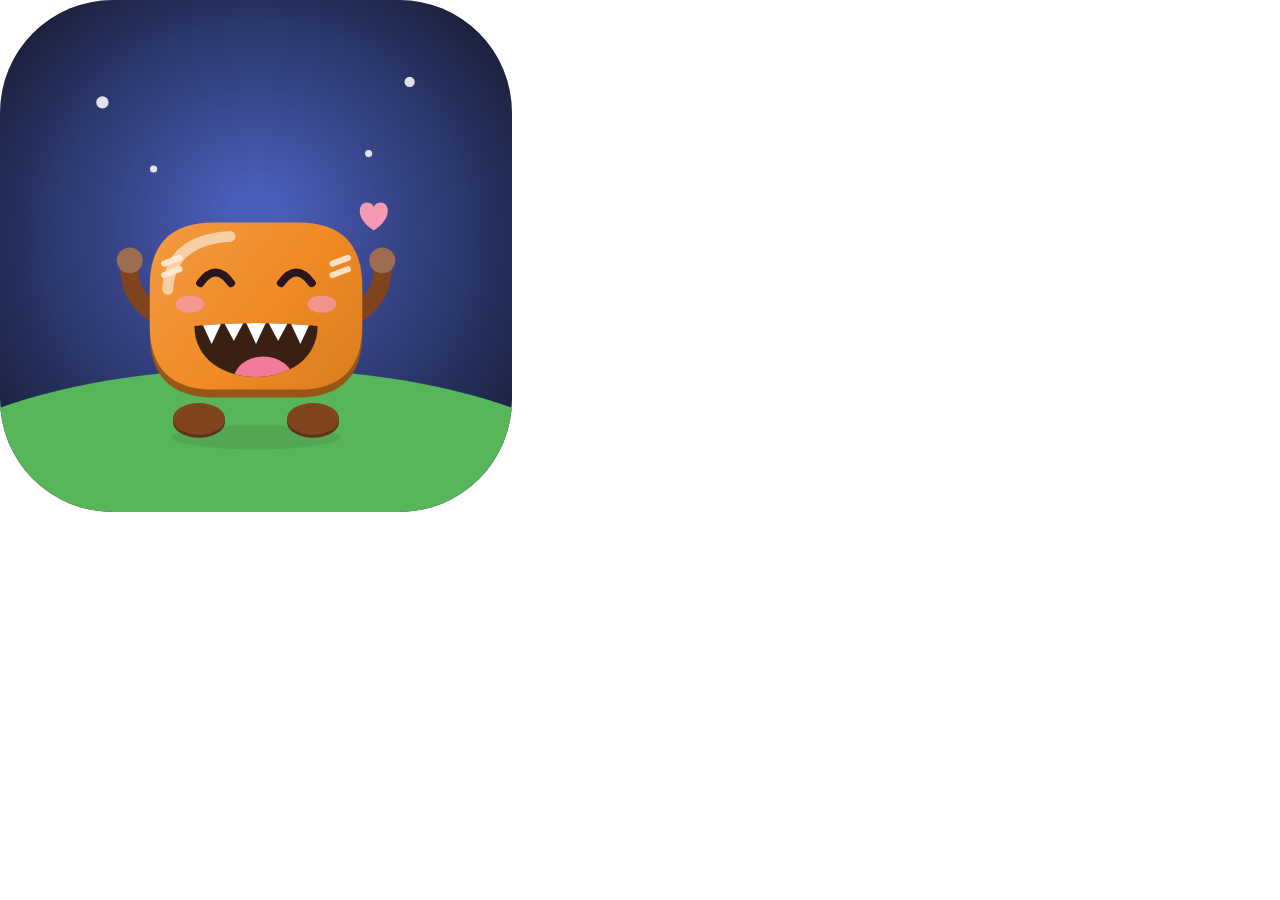
<file: docs/art/icon-maker.html>
<!doctype html><html><body style="margin:0;background:transparent"><canvas id="c"></canvas>
<script src="../../prototype/chibi.js"></script><script>
/* draws the app icon: a happy Chomp on a night-blue tile. ?s=size&m=1 for the maskable version (full bleed, smaller monster) */
const q=new URLSearchParams(location.search), S=+q.get('s')||512, mask=q.get('m')==='1', c=document.getElementById('c'); c.width=c.height=S; const x=c.getContext('2d');
const r=mask?0:S*0.22; x.beginPath(); x.roundRect(0,0,S,S,r); x.clip();
const g=x.createRadialGradient(S*0.5,S*0.42,S*0.05,S*0.5,S*0.5,S*0.75); g.addColorStop(0,'#4a5db8'); g.addColorStop(0.6,'#26305e'); g.addColorStop(1,'#11121a'); x.fillStyle=g; x.fillRect(0,0,S,S);
x.fillStyle='#57b65a'; x.beginPath(); x.ellipse(S*0.5,S*1.02,S*0.75,S*0.3,0,0,7); x.fill();
x.fillStyle='rgba(255,255,255,.85)'; for(const [a,b,rr] of [[0.2,0.2,0.012],[0.8,0.16,0.01],[0.72,0.3,0.007],[0.3,0.33,0.007]]){ x.beginPath(); x.arc(S*a,S*b,S*rr,0,7); x.fill(); }
const k=(mask?0.6:0.78)*S/200; x.translate(S*0.5-100*k, S*(mask?0.8:0.86)-188*k); x.scale(k,k);
CHIBI.draw(x,{family:'Chomp',stage:'Byte',marks:[],worn:{},el:'Brawl',pal:{body:[240,138,36],parts:[128,68,30],accent:[255,236,214]}},'happy',300);
</script></body></html>
</file>
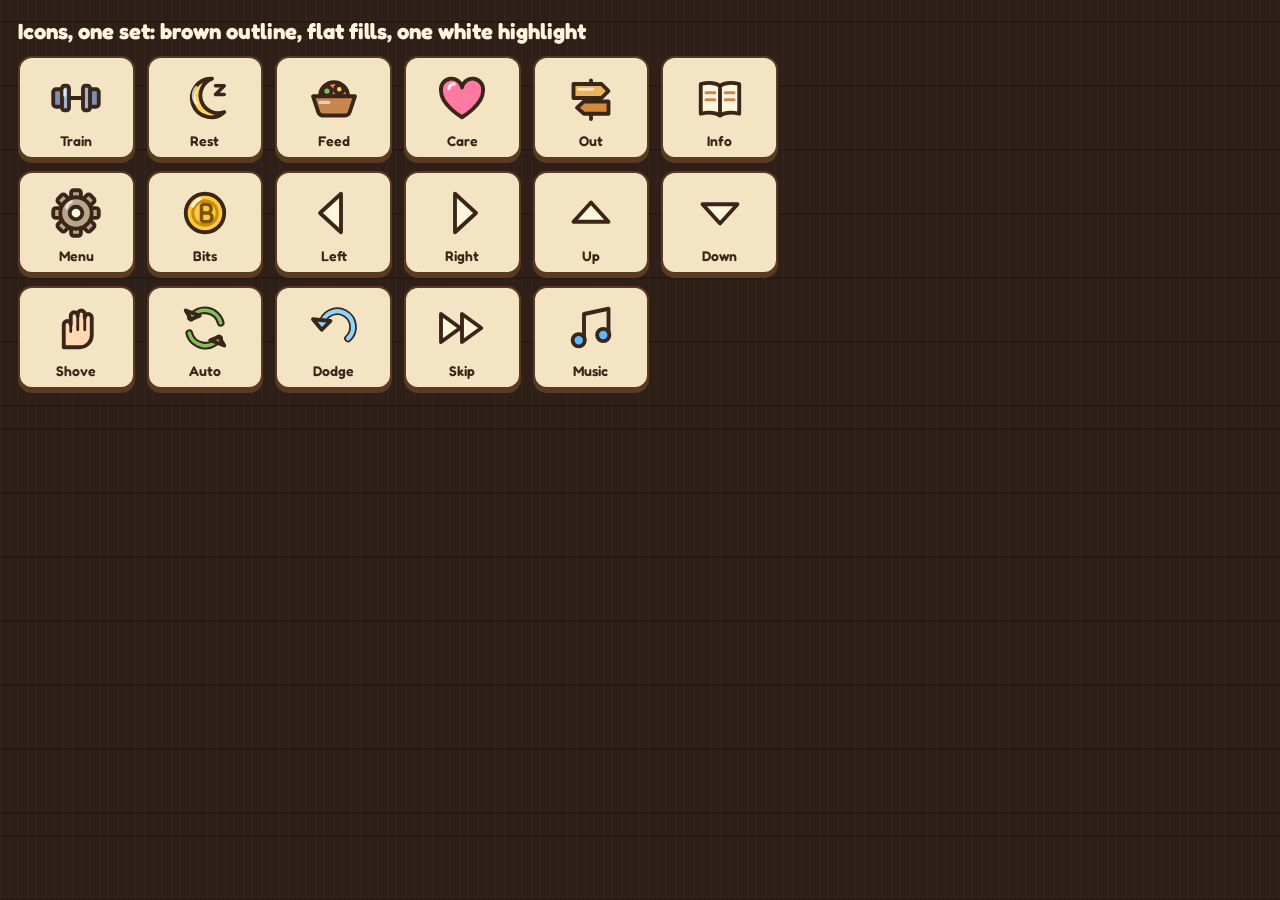
<file: docs/art/icons-sheet.html>
<!doctype html><html><head><link rel="stylesheet" href="../../prototype/theme.css"><script src="../../prototype/icons.js"></script>
<style>body{margin:0;padding:18px;font-family:Fredoka,system-ui;width:760px}h1{color:#fff4dc;font-size:22px;margin:0 0 12px}
.g{display:grid;grid-template-columns:repeat(6,1fr);gap:12px}.t{background:#f3e4c4;border:2px solid #5a3a22;border-radius:14px;box-shadow:0 4px 0 #5a3a22;padding:12px 4px 8px;display:flex;flex-direction:column;align-items:center;gap:6px;color:#3a2618;font-weight:600;font-size:14px}</style></head>
<body class="theme-wood"><h1>Icons, one set: brown outline, flat fills, one white highlight</h1><div class="g" id="g"></div>
<script>document.getElementById('g').innerHTML=Object.keys(ICONS).map(n=>`<div class="t">${ICON(n,56)}${n}</div>`).join('');</script></body></html>
</file>
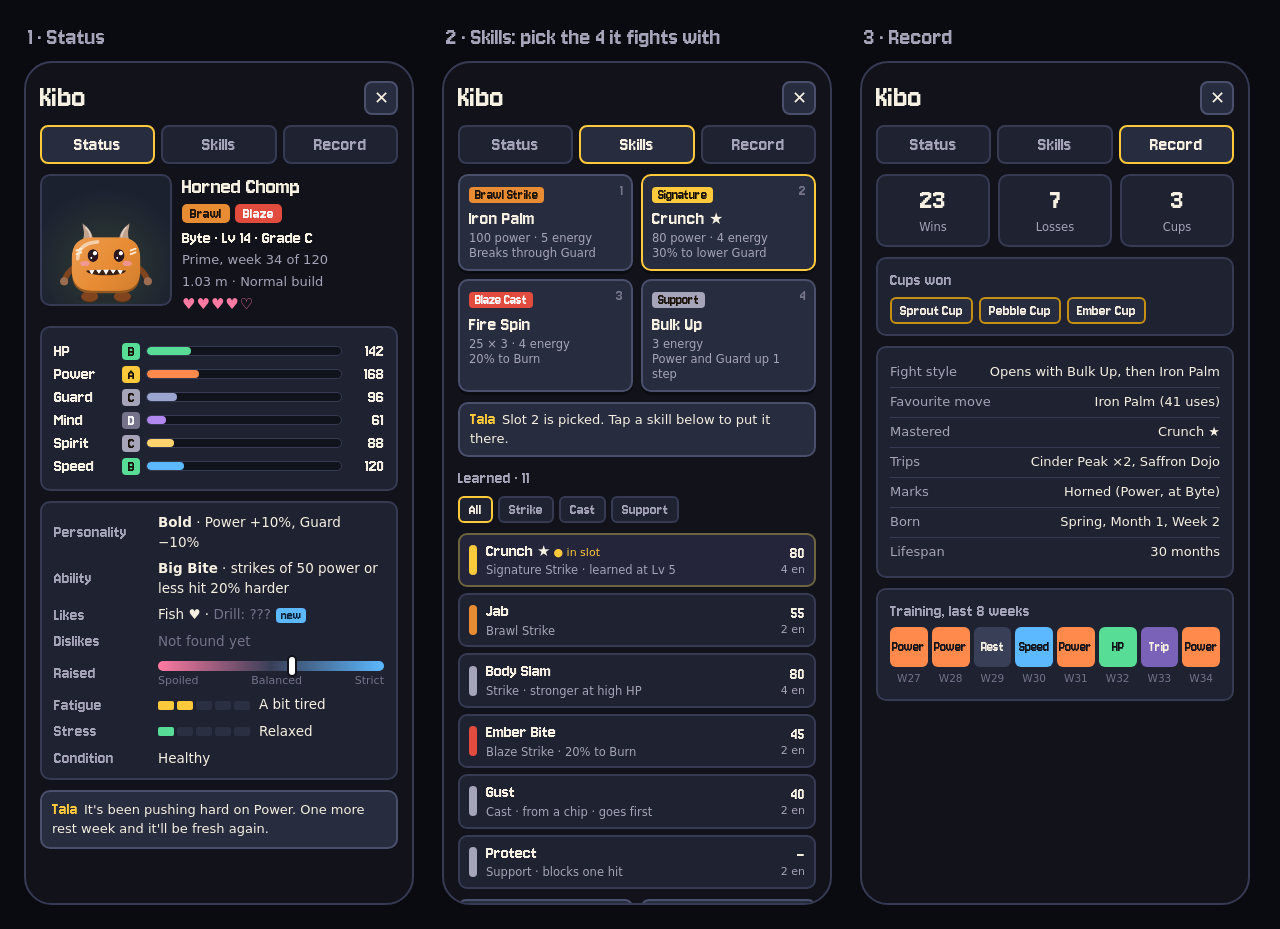
<file: docs/art/info-mockup.html>
<!doctype html><html><head><meta charset="utf-8">
<link rel="stylesheet" href="../../prototype/ui.css">
<style>
html,body{overflow:auto;height:auto;background:#0a0b10}
.wrap{display:flex;gap:28px;padding:24px;align-items:flex-start}
.cap{font:700 20px var(--pix);color:var(--mute);margin:0 0 10px 4px}
.ph{width:390px;height:844px;background:var(--ink);border:2px solid var(--line);border-radius:28px;overflow:hidden;display:flex;flex-direction:column}
.top{display:flex;align-items:center;gap:10px;padding:16px 14px 8px}
.top h2{font-size:26px;flex:1}
.x{width:34px;height:34px;border-radius:8px;background:var(--panel2);border:2px solid var(--line2);display:grid;place-items:center;font:700 18px var(--pix)}
.tabs{display:flex;gap:6px;padding:0 14px 10px}
.tab{flex:1;text-align:center;font:700 16px var(--pix);padding:7px 0;border-radius:8px;background:var(--panel);border:2px solid var(--line);color:var(--mute)}
.tab.on{background:var(--panel2);border-color:var(--gold);color:var(--text)}
.body{flex:1;overflow:hidden;padding:0 14px 14px;display:flex;flex-direction:column;gap:10px}
.card{background:var(--panel);border:2px solid var(--line);border-radius:10px;padding:10px 12px}
.hero{display:flex;gap:10px;align-items:stretch}
.port{width:132px;height:132px;border-radius:10px;background:radial-gradient(circle at 50% 70%,#2f3d33 0,#1c2130 70%);border:2px solid var(--line);flex:none}
.id{flex:1;display:flex;flex-direction:column;gap:3px;font-size:13px;color:var(--mute)}
.id b{font:700 19px var(--pix);color:var(--text)}
.chips{display:flex;gap:5px;flex-wrap:wrap;margin:2px 0}
.el{font:700 13px var(--pix);padding:1px 8px;border-radius:5px;color:#1a1208}
.big2{font:700 15px var(--pix);color:var(--text)}
.stat{display:grid;grid-template-columns:62px 18px 1fr 36px;gap:6px;align-items:center;font:700 15px var(--pix);margin:3px 0}
.stat .r{font-size:13px;text-align:center;border-radius:4px;padding:0 2px;color:#1a1208}
.bar{height:10px;background:#11131c;border-radius:5px;overflow:hidden;border:1px solid var(--line)}
.bar i{display:block;height:100%;border-radius:5px}
.stat .n{text-align:right}
.rows{display:grid;grid-template-columns:96px 1fr;row-gap:7px;column-gap:8px;font-size:13.5px;align-items:center}
.rows .k{font:700 14px var(--pix);color:var(--mute)}
.meter{display:flex;gap:3px;align-items:center}
.meter i{width:16px;height:9px;border-radius:2px;background:#2b2f42}
.meter i.f{background:var(--mint)} .meter i.w{background:var(--gold)} .meter i.h{background:var(--coral)}
.meter span{margin-left:6px}
.lean{position:relative;height:10px;border-radius:5px;background:linear-gradient(90deg,#ff7aa2,#3a3f58 50%,#5cb8ff);margin:2px 0}
.lean b{position:absolute;top:-4px;width:6px;height:18px;border-radius:3px;background:#fff;box-shadow:0 0 0 2px var(--ink)}
.ends{display:flex;justify-content:space-between;font-size:11px;color:var(--dim)}
.hearts{color:var(--pink);font-size:15px;letter-spacing:1px}
.q{color:var(--dim)}
.new{font:700 11px var(--pix);background:var(--sky);color:#06203a;border-radius:4px;padding:0 5px;margin-left:5px}
.talk{background:var(--panel2);border:2px solid var(--line2);border-radius:10px;padding:8px 10px;font-size:13px}
.talk .who{font:700 14px var(--pix);color:var(--gold);margin-right:6px}
/* skills */
.slots{display:grid;grid-template-columns:1fr 1fr;gap:8px}
.slot{background:var(--panel2);border:2px solid var(--line2);border-radius:10px;padding:8px 9px;min-height:92px;position:relative;box-shadow:0 3px 0 #0b0c12}
.slot.sel{border-color:var(--gold)}
.slot .no{position:absolute;right:8px;top:6px;font:700 13px var(--pix);color:var(--dim)}
.slot b{font:700 16px var(--pix);display:block;margin:3px 0 2px}
.slot small{display:block;font-size:11.5px;color:var(--mute);line-height:1.3}
.slot.lock{display:grid;place-items:center;text-align:center;color:var(--dim);font-size:12px;box-shadow:none;border-style:dashed}
.kind{font:700 12px var(--pix);padding:0 6px;border-radius:4px;color:#1a1208;display:inline-block}
.sec{font:700 14px var(--pix);color:var(--mute);margin:2px 0 -2px}
.filters{display:flex;gap:5px}
.filters span{font:700 13px var(--pix);padding:3px 9px;border-radius:6px;background:var(--panel);border:2px solid var(--line);color:var(--mute)}
.filters span.on{border-color:var(--gold);color:var(--text)}
.list{display:flex;flex-direction:column;gap:6px}
.sk{display:grid;grid-template-columns:8px 1fr auto;gap:9px;align-items:center;background:var(--panel);border:2px solid var(--line);border-radius:9px;padding:6px 9px}
.sk .dot{width:8px;height:30px;border-radius:4px}
.sk b{font:700 15px var(--pix)}
.sk small{display:block;font-size:11.5px;color:var(--mute)}
.sk .pw{font:700 14px var(--pix);text-align:right;color:var(--text)}
.sk .pw small{font:400 11px var(--body)}
.sk.eq{border-color:#6d6440;background:#24253a}
.sk.eq b::after{content:" ● in slot";font:400 11px var(--body);color:var(--gold)}
.foot{display:flex;gap:8px}
.foot .small{flex:1;text-align:center}
/* record */
.nums{display:grid;grid-template-columns:repeat(3,1fr);gap:8px}
.num{background:var(--panel);border:2px solid var(--line);border-radius:10px;padding:8px;text-align:center}
.num b{font:700 24px var(--pix);display:block}
.num small{font-size:11.5px;color:var(--mute)}
.cups{display:flex;gap:6px;flex-wrap:wrap}
.cup{font:700 13px var(--pix);background:var(--panel2);border:2px solid var(--gold-d);border-radius:6px;padding:3px 8px}
.cup i{color:var(--gold);font-style:normal}
.line{display:flex;justify-content:space-between;font-size:13px;padding:5px 0;border-bottom:1px solid var(--line)}
.line:last-child{border:0}
.line span:first-child{color:var(--mute)}
</style></head><body>
<div class="wrap">

<!-- ================= STATUS ================= -->
<div><div class="cap">1 · Status</div><div class="ph">
 <div class="top"><h2>Kibo</h2><div class="x">✕</div></div>
 <div class="tabs"><div class="tab on">Status</div><div class="tab">Skills</div><div class="tab">Record</div></div>
 <div class="body">
  <div class="hero">
   <canvas class="port" id="p1" width="264" height="264"></canvas>
   <div class="id">
    <b>Horned Chomp</b>
    <div class="chips"><span class="el" style="background:#e88c34">Brawl</span><span class="el" style="background:#e24c3e;color:#fff">Blaze</span></div>
    <span class="big2">Byte · Lv 14 · Grade C</span>
    <span>Prime, week 34 of 120</span>
    <span>1.03 m · Normal build</span>
    <span class="hearts">♥♥♥♥♡</span>
   </div>
  </div>
  <div class="card">
   <div class="stat"><span>HP</span><span class="r" style="background:#57dd96">B</span><span class="bar"><i style="width:71%;background:#57dd96"></i></span><span class="n">142</span></div>
   <div class="stat"><span>Power</span><span class="r" style="background:#ffc93c">A</span><span class="bar"><i style="width:84%;background:#ff8a4c"></i></span><span class="n">168</span></div>
   <div class="stat"><span>Guard</span><span class="r" style="background:#a6a4b8">C</span><span class="bar"><i style="width:48%;background:#9aa6cf"></i></span><span class="n">96</span></div>
   <div class="stat"><span>Mind</span><span class="r" style="background:#75738a;color:#fff">D</span><span class="bar"><i style="width:30%;background:#b088f0"></i></span><span class="n">61</span></div>
   <div class="stat"><span>Spirit</span><span class="r" style="background:#a6a4b8">C</span><span class="bar"><i style="width:44%;background:#ffd36e"></i></span><span class="n">88</span></div>
   <div class="stat"><span>Speed</span><span class="r" style="background:#57dd96">B</span><span class="bar"><i style="width:60%;background:#5cb8ff"></i></span><span class="n">120</span></div>
  </div>
  <div class="card rows">
   <span class="k">Personality</span><span><b>Bold</b> · Power +10%, Guard −10%</span>
   <span class="k">Ability</span><span><b>Big Bite</b> · strikes of 50 power or less hit 20% harder</span>
   <span class="k">Likes</span><span>Fish ♥ · <span class="q">Drill: ???</span><span class="new">new</span></span>
   <span class="k">Dislikes</span><span class="q">Not found yet</span>
   <span class="k">Raised</span><span><div class="lean"><b style="left:58%"></b></div><div class="ends"><span>Spoiled</span><span>Balanced</span><span>Strict</span></div></span>
   <span class="k">Fatigue</span><span class="meter"><i class="w"></i><i class="w"></i><i></i><i></i><i></i><span>A bit tired</span></span>
   <span class="k">Stress</span><span class="meter"><i class="f"></i><i></i><i></i><i></i><i></i><span>Relaxed</span></span>
   <span class="k">Condition</span><span>Healthy</span>
  </div>
  <div class="talk"><span class="who">Tala</span>It's been pushing hard on Power. One more rest week and it'll be fresh again.</div>
 </div>
</div></div>

<!-- ================= SKILLS ================= -->
<div><div class="cap">2 · Skills: pick the 4 it fights with</div><div class="ph">
 <div class="top"><h2>Kibo</h2><div class="x">✕</div></div>
 <div class="tabs"><div class="tab">Status</div><div class="tab on">Skills</div><div class="tab">Record</div></div>
 <div class="body">
  <div class="slots">
   <div class="slot"><span class="no">1</span><span class="kind" style="background:#e88c34">Brawl Strike</span><b>Iron Palm</b><small>100 power · 5 energy</small><small>Breaks through Guard</small></div>
   <div class="slot sel"><span class="no">2</span><span class="kind" style="background:#ffc93c">Signature</span><b>Crunch ★</b><small>80 power · 4 energy</small><small>30% to lower Guard</small></div>
   <div class="slot"><span class="no">3</span><span class="kind" style="background:#e24c3e;color:#fff">Blaze Cast</span><b>Fire Spin</b><small>25 × 3 · 4 energy</small><small>20% to Burn</small></div>
   <div class="slot"><span class="no">4</span><span class="kind" style="background:#a6a4b8">Support</span><b>Bulk Up</b><small>3 energy</small><small>Power and Guard up 1 step</small></div>
  </div>
  <div class="talk" style="padding:6px 10px"><span class="who">Tala</span>Slot 2 is picked. Tap a skill below to put it there.</div>
  <div class="sec">Learned · 11</div>
  <div class="filters"><span class="on">All</span><span>Strike</span><span>Cast</span><span>Support</span></div>
  <div class="list">
   <div class="sk eq"><span class="dot" style="background:#ffc93c"></span><span><b>Crunch ★</b><small>Signature Strike · learned at Lv 5</small></span><span class="pw">80<small>4 en</small></span></div>
   <div class="sk"><span class="dot" style="background:#e88c34"></span><span><b>Jab</b><small>Brawl Strike</small></span><span class="pw">55<small>2 en</small></span></div>
   <div class="sk"><span class="dot" style="background:#a6a4b8"></span><span><b>Body Slam</b><small>Strike · stronger at high HP</small></span><span class="pw">80<small>4 en</small></span></div>
   <div class="sk"><span class="dot" style="background:#e24c3e"></span><span><b>Ember Bite</b><small>Blaze Strike · 20% to Burn</small></span><span class="pw">45<small>2 en</small></span></div>
   <div class="sk"><span class="dot" style="background:#a6a4b8"></span><span><b>Gust</b><small>Cast · from a chip · goes first</small></span><span class="pw">40<small>2 en</small></span></div>
   <div class="sk"><span class="dot" style="background:#a6a4b8"></span><span><b>Protect</b><small>Support · blocks one hit</small></span><span class="pw">–<small>2 en</small></span></div>
  </div>
  <div class="foot"><span class="small">Skill book</span><span class="small">Save as set B</span></div>
 </div>
</div></div>

<!-- ================= RECORD ================= -->
<div><div class="cap">3 · Record</div><div class="ph">
 <div class="top"><h2>Kibo</h2><div class="x">✕</div></div>
 <div class="tabs"><div class="tab">Status</div><div class="tab">Skills</div><div class="tab on">Record</div></div>
 <div class="body">
  <div class="nums">
   <div class="num"><b>23</b><small>Wins</small></div><div class="num"><b>7</b><small>Losses</small></div><div class="num"><b>3</b><small>Cups</small></div>
  </div>
  <div class="card"><div class="sec" style="margin-bottom:7px">Cups won</div>
   <div class="cups"><span class="cup">Sprout Cup</span><span class="cup">Pebble Cup</span><span class="cup">Ember Cup</span></div></div>
  <div class="card">
   <div class="line"><span>Fight style</span><span>Opens with Bulk Up, then Iron Palm</span></div>
   <div class="line"><span>Favourite move</span><span>Iron Palm (41 uses)</span></div>
   <div class="line"><span>Mastered</span><span>Crunch ★</span></div>
   <div class="line"><span>Trips</span><span>Cinder Peak ×2, Saffron Dojo</span></div>
   <div class="line"><span>Marks</span><span>Horned (Power, at Byte)</span></div>
   <div class="line"><span>Born</span><span>Spring, Month 1, Week 2</span></div>
   <div class="line"><span>Lifespan</span><span>30 months</span></div>
  </div>
  <div class="card"><div class="sec" style="margin-bottom:6px">Training, last 8 weeks</div>
   <div style="display:grid;grid-template-columns:repeat(8,1fr);gap:4px;text-align:center"><div><div style="background:#ff8a4c;color:#11121a;font:700 12px var(--pix);border-radius:6px;padding:12px 0">Power</div><small style="font-size:10.5px;color:var(--dim)">W27</small></div><div><div style="background:#ff8a4c;color:#11121a;font:700 12px var(--pix);border-radius:6px;padding:12px 0">Power</div><small style="font-size:10.5px;color:var(--dim)">W28</small></div><div><div style="background:#3a3f58;color:#f5f0e2;font:700 12px var(--pix);border-radius:6px;padding:12px 0">Rest</div><small style="font-size:10.5px;color:var(--dim)">W29</small></div><div><div style="background:#5cb8ff;color:#11121a;font:700 12px var(--pix);border-radius:6px;padding:12px 0">Speed</div><small style="font-size:10.5px;color:var(--dim)">W30</small></div><div><div style="background:#ff8a4c;color:#11121a;font:700 12px var(--pix);border-radius:6px;padding:12px 0">Power</div><small style="font-size:10.5px;color:var(--dim)">W31</small></div><div><div style="background:#57dd96;color:#11121a;font:700 12px var(--pix);border-radius:6px;padding:12px 0">HP</div><small style="font-size:10.5px;color:var(--dim)">W32</small></div><div><div style="background:#7a62b8;color:#f5f0e2;font:700 12px var(--pix);border-radius:6px;padding:12px 0">Trip</div><small style="font-size:10.5px;color:var(--dim)">W33</small></div><div><div style="background:#ff8a4c;color:#11121a;font:700 12px var(--pix);border-radius:6px;padding:12px 0">Power</div><small style="font-size:10.5px;color:var(--dim)">W34</small></div></div>
  </div>
 </div>
</div></div>

</div>
<script src="../../prototype/chibi.js"></script>
<script>
const pal={body:[232,140,52],parts:[128,68,30],accent:[255,236,214]};
function loop(t){ const c=document.getElementById('p1').getContext('2d'); c.setTransform(1,0,0,1,0,0); c.clearRect(0,0,264,264); c.setTransform(1.32,0,0,1.32,0,6);
  CHIBI.draw(c,{family:'Chomp',stage:'Byte',marks:['Horned'],pal,el:'Brawl',worn:{}},'idle',t); requestAnimationFrame(loop); }
requestAnimationFrame(loop);
</script>
</body></html>
</file>
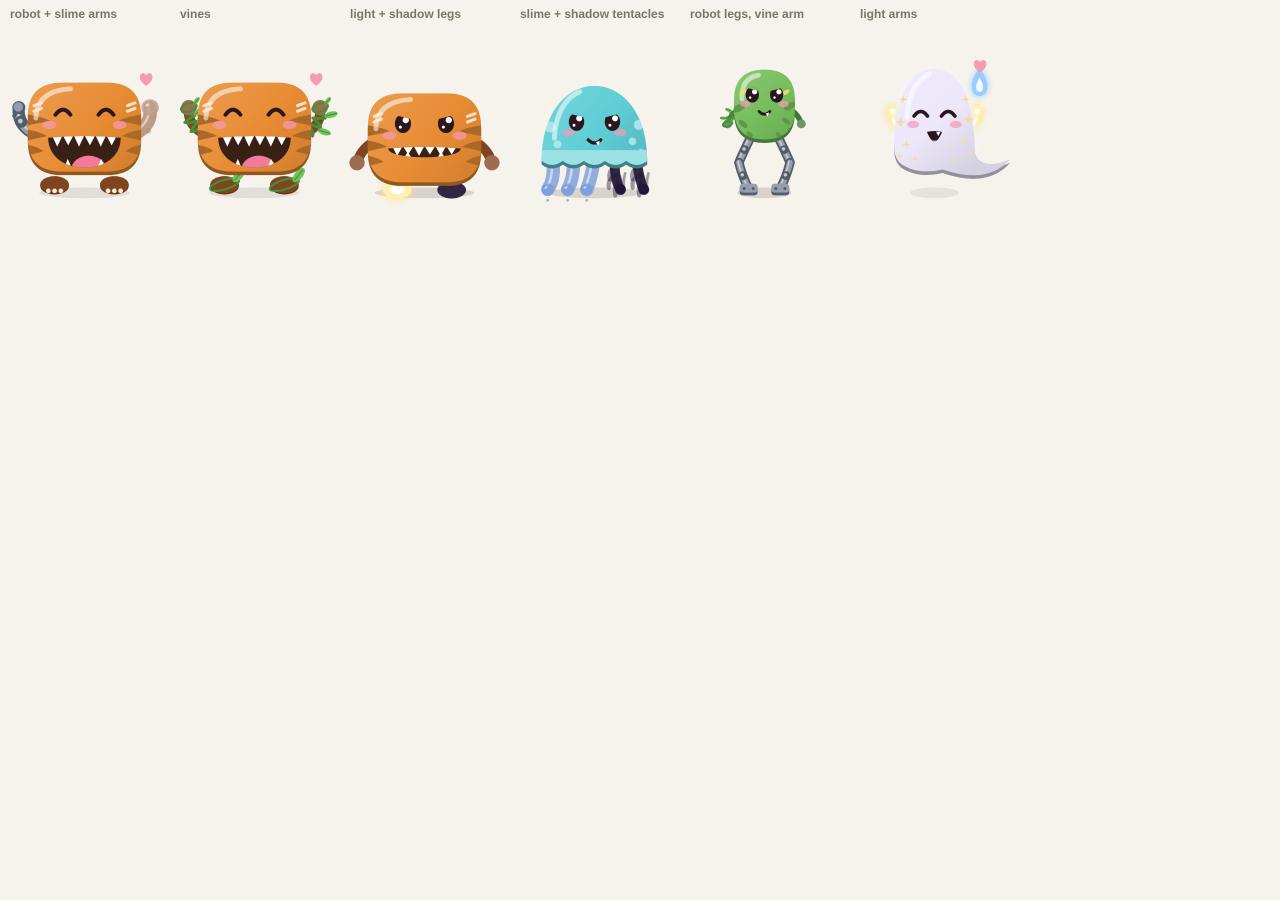
<file: docs/art/limbs-sheet.html>
<!doctype html><html><body style="margin:0;background:#f6f3ec"><canvas id="c"></canvas>
<script src="../../prototype/chibi.js"></script><script>
const orange={body:[232,140,52],parts:[128,68,30],accent:[255,236,214]};
const D=[['Chomp',orange,'Brawl',{armL:'robot',armR:'slime'},'robot + slime arms'],['Chomp',orange,'Brawl',{armL:'vine',armR:'vine',legL:'vine',legR:'vine'},'vines'],
 ['Chomp',orange,'Brawl',{legL:'light',legR:'shadow'},'light + shadow legs'],['Squib',{body:[96,206,214],parts:[52,104,196],accent:[236,250,255]},'Frost',{legL:'slime',legR:'shadow'},'slime + shadow tentacles'],
 ['Stilt',{body:[118,190,92],parts:[64,120,58],accent:[250,220,110]},'Wild',{legL:'robot',legR:'robot',armL:'vine'},'robot legs, vine arm'],['Booly',{body:[236,232,250],parts:[176,160,220],accent:[255,214,110]},'Light',{armL:'light',armR:'light'},'light arms']];
const W=170,H=190,c=document.getElementById('c'),d=2; c.width=D.length*W*d; c.height=(H+24)*d; c.style.width=c.width/d+'px';
const x=c.getContext('2d'); x.scale(d,d); x.font='600 12px sans-serif';
D.forEach(([fam,pal,el,limbs,label],i)=>{ x.fillStyle='#776'; x.fillText(label,i*W+10,18); x.save(); x.translate(i*W-5,26); x.scale(W/190,W/190);
  CHIBI.draw(x,{family:fam,stage:'Mega',pal,marks:[],el,worn:{},limbs},/arms|vines/.test(label)?'happy':'idle',400); x.restore(); });
</script></body></html>
</file>
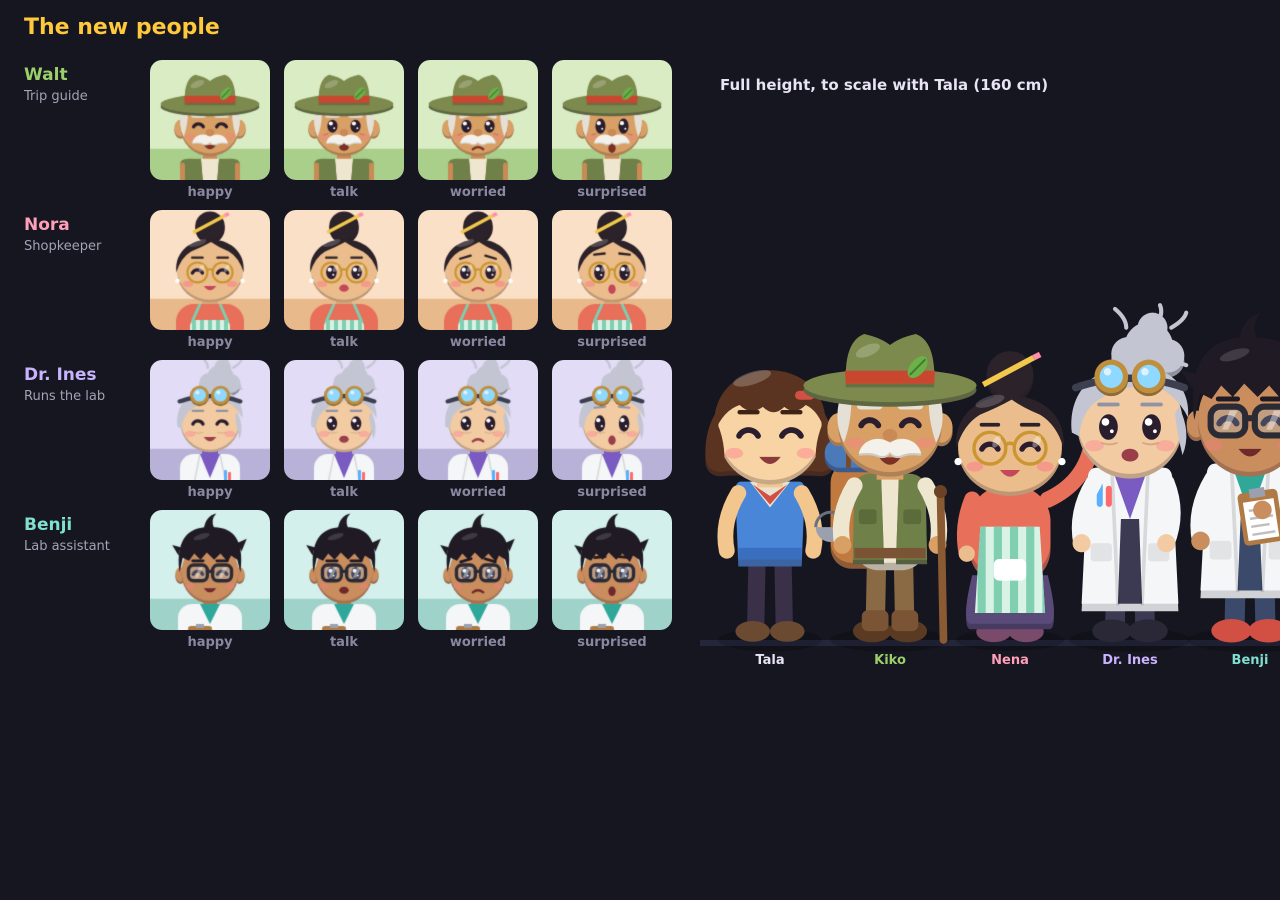
<file: docs/art/npc-concept.html>
<!doctype html><html><head><meta charset="utf-8"><link rel="stylesheet" href="../../prototype/ui.css">
<style>html,body{overflow:auto;height:auto;background:#15161f;margin:0}canvas{display:block}</style></head><body><canvas id="c"></canvas>
<script>const RW=240,RH=180,GROUND=150,HELPX=52,BOWLX=64;</script>
<script src="../../prototype/chibi.js"></script><script src="../../prototype/scenes.js"></script><script src="../../prototype/npcs.js"></script><script src="../../prototype/errantry.js"></script><script src="../../prototype/areas.js"></script>
<script>
/* Concept sheet for the new people: Kiko the trip guide, Nena at the shop, Dr. Ines and Benji at the lab. Open with #people. */
const c=document.getElementById('c'), d=2, x=c.getContext('2d');
function size(w,h){ c.width=w*d; c.height=h*d; c.style.width=w+'px'; x.setTransform(d,0,0,d,0,0); }
function label(t,X,Y,col='#e9e4f5',al='center',f='600 13px system-ui'){ x.font=f; x.fillStyle=col; x.textAlign=al; x.fillText(t,X,Y); }
function people(){
  size(1340,700); x.fillStyle='#15161f'; x.fillRect(0,0,1340,700);
  label('The new people',24,34,'#ffc93c','left','800 22px system-ui');
  const who=['guide','shop','doc','aide'], faces=['happy','talk','worried','surprised'];
  who.forEach((w,i)=>{ const Y=60+i*150;
    label(NPC[w].name,24,Y+20,NPC[w].tag,'left','800 17px system-ui');
    label({guide:'Trip guide',shop:'Shopkeeper',doc:'Runs the lab',aide:'Lab assistant'}[w],24,Y+40,'#a6a4b8','left','13px system-ui');
    faces.forEach((f,j)=>{ const cv=document.createElement('canvas'); cv.style.width='120px'; document.body.appendChild(cv); Object.defineProperty(cv,'clientWidth',{value:120});
      npcPortrait(cv,w,f); x.save(); x.beginPath(); x.roundRect(150+j*134,Y,120,120,12); x.clip(); x.drawImage(cv,150+j*134,Y,120,120); x.restore(); cv.remove();
      label(f,210+j*134,Y+136,'#8a88a0'); });
  });
  // full bodies next to Tala, to scale
  const gx=720, gy=640; x.fillStyle='#24263a'; x.fillRect(gx-20,gy,600,6);
  label('Full height, to scale with Tala (160 cm)',gx,90,'#e9e4f5','left','700 15px system-ui');
  const H=cm=>cm*1.8;
  talaFull(x,gx+50,gy,H(160),'happy'); label("Tala",gx+50,gy+24);
  npcFull(x,'guide',gx+170,gy,H(165),'happy','stand'); label('Kiko',gx+170,gy+24,NPC.guide.tag);
  npcFull(x,'shop',gx+290,gy,H(150),'happy','wave'); label('Nena',gx+290,gy+24,NPC.shop.tag);
  npcFull(x,'doc',gx+410,gy,H(168),'talk','stand'); label('Dr. Ines',gx+410,gy+24,NPC.doc.tag);
  npcFull(x,'aide',gx+530,gy,H(172),'happy','stand'); label('Benji',gx+530,gy+24,NPC.aide.tag);
}

/* moods on the ranch: the face and stance tell how it feels before you open the info page */
const PAL={Brawl:[[232,140,52],[128,68,30],[255,236,214]],Wild:[[118,190,92],[64,120,58],[250,220,110]],Venom:[[150,96,206],[72,48,110],[170,240,120]],
 Frost:[[120,214,224],[70,130,200],[240,252,255]],Charm:[[244,150,190],[150,92,190],[255,240,250]],Blaze:[[226,76,62],[150,40,40],[255,214,90]],Tide:[[70,130,220],[36,70,156],[200,240,255]],Steel:[[170,178,192],[88,96,112],[120,210,240]]};
function moods(T=1200){
  const rows=[['Chomp','Bit','Brawl'],['Moko','Byte','Wild'],['Pinch','Bit','Blaze'],['Squib','Byte','Tide'],['Antik','Mega','Steel']];
  const cols=[['tired','Worn out','fatigue over 50'],['droopy','Droopy','fatigue 30 to 50, or stressed'],['idle','Normal',''],['fresh','Fresh','fatigue under 20, stress under 15'],['determined','Determined','some weeks in top shape']];
  size(1180,90+rows.length*170); x.fillStyle='#15161f'; x.fillRect(0,0,1180,90+rows.length*170);
  label('Moods on the ranch',24,34,'#ffc93c','left','800 22px system-ui');
  cols.forEach(([p,n,w],j)=>{ label(n,250+j*190,66,'#e9e4f5','center','700 15px system-ui'); label(w,250+j*190,82,'#8a88a0','center','12px system-ui'); });
  rows.forEach(([fam,stage,el],i)=>{ const Y=90+i*170; label(`${fam} ${stage}`,24,Y+90,'#a6a4b8','left','600 14px system-ui');
    cols.forEach(([p],j)=>{ const px=150, h=CHIBI.height(stage,[],fam), k=px/h; x.fillStyle='#1e2030'; x.beginPath(); x.roundRect(165+j*190,Y+6,170,158,12); x.fill();
      x.save(); x.translate(250+j*190,Y+156); x.scale(k*0.82,k*0.82); x.translate(-100,-188);
      CHIBI.draw(x,{family:fam,stage,marks:[],pal:{body:PAL[el][0],parts:PAL[el][1],accent:PAL[el][2]},el,worn:{}},p,T+j*137,[0,0]); x.restore(); }); });
}
function map(){ size(980,330); x.fillStyle='#15161f'; x.fillRect(0,0,980,330);
  label('Between weeks the route map shows the next stop',24,30,'#ffc93c','left','800 18px system-ui');
  [0,1,2,3].forEach(i=>{ x.save(); x.translate(10+i*240,44); routeMap(x,230,270,'Frost',i,800); x.restore(); }); }
const views={people,moods,map};
(views[location.hash.slice(1)]||people)();
document.title='ready';
</script></body></html>
</file>
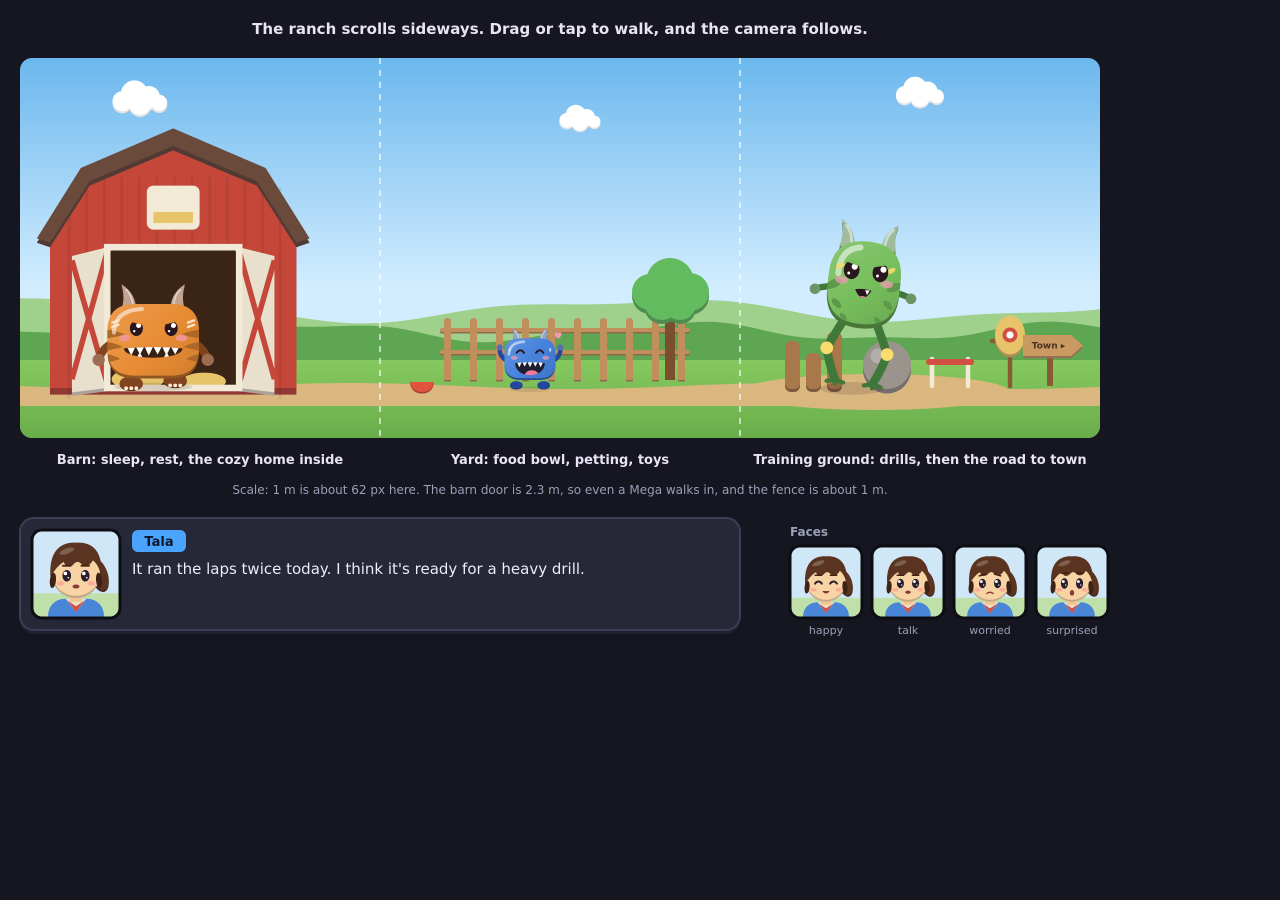
<file: docs/art/ranch-concept.html>
<!doctype html><html><body style="margin:0;background:#15161f"><canvas id="c"></canvas>
<script src="../../prototype/chibi.js"></script><script src="../../prototype/scenes.js"></script><script>
/* Concept sheet for the ranch rework: monster sizes next to a person, Tala in the dialogue box, the side-scrolling ranch
   (barn, yard, training ground) and a stadium crowd at a believable size. Open with #sizes, #tala, #ranch or #crowd. */
const PAL={Brawl:[[232,140,52],[128,68,30],[255,236,214]],Wild:[[118,190,92],[64,120,58],[250,220,110]],Venom:[[150,96,206],[72,48,110],[170,240,120]],
 Light:[[244,240,226],[214,180,100],[255,206,90]],Frost:[[120,214,224],[70,130,200],[240,252,255]],Steel:[[170,178,192],[88,96,112],[120,210,240]],
 Charm:[[244,150,190],[150,92,190],[255,240,250]],Blaze:[[226,76,62],[150,40,40],[255,214,90]],Tide:[[70,130,220],[36,70,156],[200,240,255]]};
const pal=e=>({body:PAL[e][0],parts:PAL[e][1],accent:PAL[e][2]});
const c=document.getElementById('c'), d=2, x=c.getContext('2d');
function size(w,h){ c.width=w*d; c.height=h*d; c.style.width=w+'px'; x.setTransform(d,0,0,d,0,0); }
/* draw a monster with its feet at (fx,fy), px tall */
function mon(fam,stage,el,fx,fy,px,pose='idle',o={}){ const h=CHIBI.height(stage,o.marks||[],fam), s=px/h;
  x.save(); x.translate(fx,fy); x.scale(s*(o.flip?-1:1),s); x.translate(-100,-188); CHIBI.draw(x,{family:fam,stage,marks:o.marks||[],pal:pal(el),el,worn:{},back:!!o.back},pose,700,[0.3,0]); x.restore(); }
function label(t,X,Y,col='#e9e4f5',al='center',f='600 13px system-ui'){ x.font=f; x.fillStyle=col; x.textAlign=al; x.fillText(t,X,Y); }

/* ---------- Tala ---------- */
/* a person drawn the chibi way: a big head, a small body. h is her full height in px */
function talaBody(X,Y,h,face='happy',t=0){
  const u=h/100; x.save(); x.translate(X,Y); x.scale(u,u);
  x.fillStyle='rgba(0,0,0,.18)'; x.beginPath(); x.ellipse(0,0,18,4,0,0,7); x.fill();
  x.strokeStyle='#3a3048'; x.lineCap='round'; x.lineWidth=7; x.beginPath(); x.moveTo(-6,-26); x.lineTo(-7,-3); x.moveTo(6,-26); x.lineTo(7,-3); x.stroke();
  x.fillStyle='#6b4a32'; for(const s of [-1,1]){ x.beginPath(); x.ellipse(s*8,-3,7,4,0,0,7); x.fill(); }
  SC.depth(x,()=>{ x.beginPath(); x.roundRect(-15,-55,30,32,10); },'#4a86d8',3,0.3);
  x.fillStyle='#e9e2d0'; x.beginPath(); x.moveTo(-7,-55); x.lineTo(0,-46); x.lineTo(7,-55); x.closePath(); x.fill();
  x.fillStyle='#d24f43'; x.beginPath(); x.moveTo(-6,-54); x.lineTo(0,-47); x.lineTo(6,-54); x.lineTo(0,-50); x.closePath(); x.fill();
  x.strokeStyle='#f2c68c'; x.lineWidth=6.5; x.beginPath(); x.moveTo(-14,-50); x.quadraticCurveTo(-21,-40,-19,-30); x.moveTo(14,-50); x.quadraticCurveTo(21,-40,19,-30); x.stroke();
  x.fillStyle='#f2c68c'; x.fillRect(-4.5,-64,9,11);          // neck
  x.translate(0,-76); talaHead(face,t,0.62); x.restore();
}
/* her head at about 50 units across, centred on (0,0) */
function talaHead(face='happy',t=0,s=1){
  x.save(); x.scale(s,s);
  const hair='#5a3420', hairD='#3e2214';
  // ponytail behind
  SC.depth(x,()=>{ x.beginPath(); x.ellipse(30,6,11,21,-0.35,0,7); },hair,3,0.3);
  x.fillStyle='#d24f43'; x.beginPath(); x.roundRect(22,-14,10,6,3); x.fill();
  // face
  SC.depth(x,()=>{ x.beginPath(); x.ellipse(0,4,31,30,0,0,7); },'#f8d3a3',3,0.22);
  // hair cap with a fringe
  x.fillStyle=hair; x.beginPath(); x.moveTo(-33,10); x.bezierCurveTo(-36,-30,-14,-36,0,-35); x.bezierCurveTo(16,-36,36,-30,33,10);
  x.quadraticCurveTo(30,-6,22,-12); x.quadraticCurveTo(16,-2,8,-6); x.quadraticCurveTo(2,-14,-4,-6); x.quadraticCurveTo(-12,0,-16,-10); x.quadraticCurveTo(-26,-4,-33,10); x.fill();
  x.fillStyle='rgba(255,255,255,.22)'; x.beginPath(); x.ellipse(-12,-24,10,3.5,-0.35,0,7); x.fill();
  x.fillStyle=hairD; x.beginPath(); x.ellipse(-30,14,4,10,0.1,0,7); x.ellipse(30,14,4,10,-0.1,0,7); x.fill();
  // eyes
  const ey=8, ex=12;
  if(face==='happy'){ x.strokeStyle='#2a1e2e'; x.lineWidth=3.2; x.lineCap='round'; for(const s2 of [-1,1]){ x.beginPath(); x.arc(s2*ex,ey+3,6,Math.PI*1.15,Math.PI*1.85); x.stroke(); } }
  else { const ry=face==='surprised'?8.5:7.5;
    for(const s2 of [-1,1]){ x.fillStyle='#2a1e2e'; x.beginPath(); x.ellipse(s2*ex,ey,5.6,ry,0,0,7); x.fill();
      x.fillStyle='#fff'; x.beginPath(); x.arc(s2*ex-1.8,ey-3,2.3,0,7); x.fill(); x.beginPath(); x.arc(s2*ex+2,ey+2.5,1.1,0,7); x.fill(); } }
  // brows
  x.strokeStyle=hairD; x.lineWidth=2.4; x.lineCap='round';
  const br=face==='worried'?[[-17,-4,-7,-7],[17,-4,7,-7]]:face==='surprised'?[[-17,-8,-7,-9],[17,-8,7,-9]]:[[-17,-5,-7,-5],[17,-5,7,-5]];
  for(const [a,b,c2,e] of br){ x.beginPath(); x.moveTo(a,b); x.lineTo(c2,e); x.stroke(); }
  // cheeks and mouth
  x.fillStyle='rgba(255,120,140,.42)'; x.beginPath(); x.ellipse(-20,18,5,3,0,0,7); x.ellipse(20,18,5,3,0,0,7); x.fill();
  x.fillStyle='#8a3a3a'; x.strokeStyle='#8a3a3a'; x.lineWidth=2.2;
  if(face==='happy'){ x.beginPath(); x.moveTo(-6,20); x.quadraticCurveTo(0,28,6,20); x.closePath(); x.fill(); }
  else if(face==='talk'){ const o=2+Math.abs(Math.sin(t/90))*3; x.beginPath(); x.ellipse(0,22,4.5,o,0,0,7); x.fill(); }
  else if(face==='worried'){ x.beginPath(); x.moveTo(-5,24); x.quadraticCurveTo(0,20,5,24); x.stroke(); }
  else if(face==='surprised'){ x.beginPath(); x.ellipse(0,23,3.5,4.5,0,0,7); x.fill(); }
  x.restore();
}
function talaPortrait(X,Y,S,face){   // bust in a square frame of side S
  x.save(); x.beginPath(); x.roundRect(X,Y,S,S,10); x.fillStyle='#cfe7f6'; x.fill(); x.clip();
  x.fillStyle='#bfe0a8'; x.fillRect(X,Y+S*0.72,S,S);
  const u=S/120; x.translate(X+S/2,Y+S*0.5); x.scale(u,u);
  SC.depth(x,()=>{ x.beginPath(); x.roundRect(-38,34,76,60,22); },'#4a86d8',3,0.3);
  x.fillStyle='#e9e2d0'; x.beginPath(); x.moveTo(-14,34); x.lineTo(0,52); x.lineTo(14,34); x.closePath(); x.fill();
  x.fillStyle='#d24f43'; x.beginPath(); x.moveTo(-12,36); x.lineTo(0,52); x.lineTo(12,36); x.lineTo(0,44); x.closePath(); x.fill();
  x.fillStyle='#f2c68c'; x.fillRect(-8,26,16,12);
  x.translate(0,-6); talaHead(face,300,1.05); x.restore();
  x.strokeStyle='#0d0e14'; x.lineWidth=3; x.beginPath(); x.roundRect(X,Y,S,S,10); x.stroke();
}
function dialogue(X,Y,W,face,line){
  SC.depth(x,()=>{ x.beginPath(); x.roundRect(X,Y,W,112,14); },'#262838',4,0.4);
  x.strokeStyle='#3c3f58'; x.lineWidth=2; x.beginPath(); x.roundRect(X,Y,W,112,14); x.stroke();
  talaPortrait(X+12,Y+12,88,face);
  x.fillStyle='#4aa3ff'; x.beginPath(); x.roundRect(X+112,Y+12,54,22,6); x.fill(); label('Tala',X+139,Y+28,'#0d1a2a');
  x.font='500 15px system-ui'; x.fillStyle='#eef0f8'; x.textAlign='left';
  const words=line.split(' '); let ln='', yy=Y+56; for(const w of words){ if(x.measureText(ln+w).width>W-130){ x.fillText(ln,X+112,yy); ln=''; yy+=21; } ln+=w+' '; } x.fillText(ln,X+112,yy);
}

/* ---------- sizes ---------- */
function sizes(){
  const W=1320,H=560; size(W,H); x.fillStyle='#f4efe3'; x.fillRect(0,0,W,H);
  const G=470, cm=1.55;                          // px per cm
  x.strokeStyle='rgba(0,0,0,.08)'; x.lineWidth=1; for(let m=0;m<=250;m+=50){ const y=G-m*cm; x.beginPath(); x.moveTo(62,y); x.lineTo(W-20,y); x.stroke(); label(m+' cm',56,y+4,'#9a917e','right','500 11px system-ui'); }
  x.fillStyle='#d8cdb4'; x.fillRect(62,G,W-82,3);
  const items=[
    ['person','Tala','160 cm',110],
    ['Chomp','Bit','Bit, 50 cm',215,50,'Brawl'],['Chomp','Byte','Byte, 100 cm',320,100,'Brawl'],['Chomp','Mega','Mega, 170 cm',480,170,'Brawl'],
    ['Stilt','Mega','Stilt Mega, 240 cm',665,240,'Wild'],['Skit','Mega','Skit Mega, 110 cm',830,110,'Venom'],['Booly','Mega','Booly Mega, 190 cm',1000,190,'Light'],['Squib','Bit','Squib Bit, 40 cm',1125,40,'Frost'],['Antik','Mega','Antik Mega, 200 cm',1235,200,'Steel']];
  for(const it of items){ if(it[0]==='person'){ talaBody(it[3],G,160*cm,'happy'); label(it[1],it[3],G+22,'#5a5244'); label(it[2],it[3],G+38,'#9a917e','center','500 12px system-ui'); continue; }
    const [fam,st,lab,X,cmH,el]=it; mon(fam,st,el,X,G,cmH*cm,'idle',{marks:st==='Mega'?['Horned']:st==='Byte'?['Horned']:[]}); label(lab,X,G+22,'#5a5244'); }
  label('How big each stage is next to a person. Every family gets its own height, and each monster is a bit bigger or smaller than the next one from its photo.',W/2,30,'#5a5244','center','600 15px system-ui');
}
/* ---------- size spread inside one stage ---------- */
function spread(){
  const W=1200,H=300; size(W,H); x.fillStyle='#f4efe3'; x.fillRect(0,0,W,H); const G=240, cm=1.3;
  x.fillStyle='#d8cdb4'; x.fillRect(20,G,W-40,3);
  label('Three Chomp Bytes from three photos: 85%, 100% and 115% of the usual size. Shape (thin to heavy) comes from feeding, as now.',W/2,28,'#5a5244','center','600 15px system-ui');
  [[0.85,'Small, 85 cm',160,'Brawl'],[1,'Usual, 100 cm',360,'Tide'],[1.15,'Big, 115 cm',580,'Charm']].forEach(([k,l,X,e])=>{ mon('Chomp','Byte',e,X,G,100*k*cm); label(l,X,G+22,'#5a5244'); });
  talaBody(780,G,160*cm,'talk'); label('Tala, 160 cm',780,G+22,'#5a5244');
  [[0.9,940,'Wild','Stilt'],[1.12,1090,'Blaze','Pinch']].forEach(([k,X,e,f])=>{ mon(f,'Byte',e,X,G,(f==='Stilt'?130:95)*k*cm); label(f+' Byte, '+Math.round(k*100)+'%',X,G+22,'#5a5244'); });
}

/* ---------- side-scrolling ranch ---------- */
function barn(X,G,s,open){   // X = left edge, G = ground, s = px per game px
  x.save(); x.translate(X,G); x.scale(s,s);
  SC.depth(x,()=>{ x.beginPath(); x.moveTo(0,0); x.lineTo(0,-70); x.lineTo(16,-96); x.lineTo(56,-112); x.lineTo(96,-96); x.lineTo(112,-70); x.lineTo(112,0); x.closePath(); },'#c4473a',3,0.3);
  x.fillStyle='rgba(0,0,0,.07)'; for(let i=8;i<112;i+=8) x.fillRect(i,-96+Math.max(0,Math.abs(56-i)-40)*0.6,1.2,96);
  SC.depth(x,()=>{ x.beginPath(); x.moveTo(-6,-68); x.lineTo(14,-100); x.lineTo(56,-118); x.lineTo(98,-100); x.lineTo(118,-68); x.lineTo(112,-66); x.lineTo(94,-94); x.lineTo(56,-110); x.lineTo(18,-94); x.lineTo(0,-66); x.closePath(); },'#6a4a3a',2,0.3);
  x.fillStyle='#f2ead6'; x.beginPath(); x.roundRect(44,-92,24,20,3); x.fill(); x.fillStyle='#e7c46a'; x.fillRect(47,-80,18,5);
  // big double doors, open
  x.fillStyle='#3a2416'; x.beginPath(); x.roundRect(26,-64,60,64,[6,6,0,0]); x.fill();
  x.fillStyle='#e7c46a'; x.beginPath(); x.ellipse(40,-4,12,5,0,0,7); x.ellipse(70,-3,10,4,0,0,7); x.fill();
  if(open){ for(const [dx,dir] of [[26,-1],[86,1]]){ SC.depth(x,()=>{ x.beginPath(); x.moveTo(dx,-64); x.lineTo(dx+dir*16,-60); x.lineTo(dx+dir*16,2); x.lineTo(dx,0); x.closePath(); },'#e8e0cc',1.5,0.3);
    x.strokeStyle='#c4473a'; x.lineWidth=2.5; x.beginPath(); x.moveTo(dx,-62); x.lineTo(dx+dir*16,-4); x.moveTo(dx+dir*16,-58); x.lineTo(dx,-2); x.stroke(); } }
  x.strokeStyle='#f2ead6'; x.lineWidth=3; x.strokeRect(26,-64,60,64);
  x.restore();
}
function training(X,G,s){
  x.save(); x.translate(X,G); x.scale(s,s);
  x.fillStyle='#d9b77e'; x.beginPath(); x.ellipse(70,4,90,12,0,0,7); x.fill();
  for(const [px,h] of [[10,30],[24,22],[38,36]]) SC.depth(x,()=>{ x.beginPath(); x.roundRect(px,-h,10,h+2,4); },'#a8774a',2,0.3);
  SC.depth(x,()=>{ x.beginPath(); x.arc(78,-14,16,0,7); },'#9a948c',3,0.3); x.fillStyle='rgba(255,255,255,.25)'; x.beginPath(); x.arc(72,-20,5,0,7); x.fill();
  // hurdle and a straw dummy
  x.strokeStyle='#f2ead6'; x.lineWidth=3; x.lineCap='round'; x.beginPath(); x.moveTo(108,0); x.lineTo(108,-18); x.moveTo(132,0); x.lineTo(132,-18); x.stroke();
  x.strokeStyle='#d24f43'; x.lineWidth=4; x.beginPath(); x.moveTo(106,-16); x.lineTo(134,-16); x.stroke();
  x.strokeStyle='#8a5a32'; x.lineWidth=3; x.beginPath(); x.moveTo(160,0); x.lineTo(160,-40); x.moveTo(148,-30); x.lineTo(172,-30); x.stroke();
  SC.depth(x,()=>{ x.beginPath(); x.ellipse(160,-34,10,13,0,0,7); },'#e7c46a',2,0.3);
  x.fillStyle='#d24f43'; x.beginPath(); x.arc(160,-34,5,0,7); x.fill(); x.fillStyle='#fff'; x.beginPath(); x.arc(160,-34,2.4,0,7); x.fill();
  x.restore();
}
function sign(X,G,s,txt){ x.save(); x.translate(X,G); x.scale(s,s); x.fillStyle='#8a5a32'; x.fillRect(-2,-30,4,30);
  SC.depth(x,()=>{ x.beginPath(); x.moveTo(-18,-34); x.lineTo(14,-34); x.lineTo(22,-27); x.lineTo(14,-20); x.lineTo(-18,-20); x.closePath(); },'#c99a62',1.5,0.3);
  x.restore(); label(txt,X-1*s,G-25*s,'#4a3220','center','700 '+Math.round(6*s)+'px system-ui'); }
function ranch(){
  const SW=360, N=3, W=SW*N+40, H=660; size(W,H); x.fillStyle='#15161f'; x.fillRect(0,0,W,H);
  const top=58, h=380, G=top+h-58, s=1.5;        // s: px per game px, the ranch's own scale
  x.save(); x.beginPath(); x.roundRect(20,top,SW*N,h,12); x.clip();
  const g=x.createLinearGradient(0,top,0,top+h); g.addColorStop(0,'#6cb8ee'); g.addColorStop(0.6,'#d2edff'); x.fillStyle=g; x.fillRect(20,top,SW*N,h);
  x.save(); x.translate(20,0); SC.cloud(x,120,top+40,16); SC.cloud(x,560,top+60,12); SC.cloud(x,900,top+34,14);
  SC.hills(x,SW*N,G-70,G,10,90,1,'#9fd08c'); SC.hills(x,SW*N,G-48,G,8,60,3,'#5fa653');
  const gg=x.createLinearGradient(0,G-20,0,top+h); gg.addColorStop(0,'#86c95f'); gg.addColorStop(1,'#6aae4c'); x.fillStyle=gg; x.fillRect(0,G-20,SW*N,top+h);
  // a dirt path along the whole ranch
  x.fillStyle='#d9b77e'; x.beginPath(); x.moveTo(0,G+6); for(let X=0;X<=SW*N;X+=20) x.lineTo(X,G+6+Math.sin(X/70)*3); x.lineTo(SW*N,G+26); x.lineTo(0,G+26); x.closePath(); x.fill();
  barn(30,G+8,2.2,true);
  // yard: fence, tree, bowl
  for(const yy of [G-52,G-30]) SC.depth(x,()=>{ x.beginPath(); x.roundRect(SW+60,yy,250,4,2); },'#c08f5c',1.5,0.3);
  for(let X=SW+64;X<SW+312;X+=26) SC.depth(x,()=>{ x.beginPath(); x.roundRect(X,G-62,7,62,[3,3,1,1]); },'#c08f5c',1.5,0.3);
  x.save(); x.translate(SW+290,G); x.fillStyle='#7a4f2e'; x.fillRect(-5,-78,10,78); SC.depth(x,()=>SC.blob(x,0,-96,[[0,-2,24],[-20,8,18],[20,8,19],[-8,18,18],[10,20,16]]),'#62bb5f',4,0.28); x.restore();
  SC.depth(x,()=>{ x.beginPath(); x.moveTo(SW+30,G+2); x.lineTo(SW+54,G+2); x.quadraticCurveTo(SW+52,G+12,SW+42,G+12); x.quadraticCurveTo(SW+32,G+12,SW+30,G+2); x.closePath(); },'#e0533f',1.5,0.3);
  training(SW*2+30,G+6,s); sign(SW*3-50,G+6,s,'Town ▸');
  x.restore();
  // a Mega Chomp at the barn door, for scale: the door is about 3 m tall
  mon('Chomp','Mega','Brawl',30+56*2.2,G+8,170*0.62,'walk',{marks:['Horned']});
  mon('Chomp','Byte','Tide',SW+170,G+10,100*0.62,'happy',{marks:['Horned']});
  mon('Stilt','Mega','Wild',SW*2+130,G+10,240*0.62,'run',{marks:['Horned']});
  x.restore();
  // screen frames
  x.setLineDash([6,6]); x.strokeStyle='rgba(255,255,255,.6)'; x.lineWidth=2; for(let i=1;i<N;i++){ x.beginPath(); x.moveTo(20+i*SW,top); x.lineTo(20+i*SW,top+h); x.stroke(); } x.setLineDash([]);
  label('The ranch scrolls sideways. Drag or tap to walk, and the camera follows.',W/2,34,'#e9e4f5','center','600 15px system-ui');
  [['Barn: sleep, rest, the cozy home inside',0],['Yard: food bowl, petting, toys',1],['Training ground: drills, then the road to town',2]].forEach(([t,i])=>label(t,20+i*SW+SW/2,top+h+26,'#e9e4f5','center','600 13px system-ui'));
  label('Scale: 1 m is about 62 px here. The barn door is 2.3 m, so even a Mega walks in, and the fence is about 1 m.',W/2,top+h+56,'#9aa0b8','center','500 12px system-ui');
  dialogue(20,top+h+80,SW*N-SW,'talk','It ran the laps twice today. I think it\'s ready for a heavy drill.');
  label('Faces',SW*2+70,top+h+98,'#9aa0b8','left','600 12px system-ui');
  ['happy','talk','worried','surprised'].forEach((f,i)=>{ talaPortrait(SW*2+70+i*82,top+h+108,72,f); label(f,SW*2+70+i*82+36,top+h+196,'#9aa0b8','center','500 11px system-ui'); });
}

/* ---------- stadium crowd ---------- */
const SPEC_COLS=['#ff9b9b','#ffd77a','#9ad9ff','#bff29a','#e3b2ff','#ffbf96','#f6f1e4','#7fd3c0'];
/* one spectator: a person or a little monster, k is its size, wave makes the arms go up */
function spectator(X,Y,k,kind,col,wave){
  x.save(); x.translate(X,Y); x.scale(k,k);
  const arms=wave?-1:0.2;
  x.strokeStyle=SC.dark(col,0.15); x.lineWidth=3; x.lineCap='round';
  if(kind==='person'){ x.beginPath(); x.moveTo(-6,-10); x.lineTo(-11,-10+arms*12); x.moveTo(6,-10); x.lineTo(11,-10+arms*12); x.stroke();
    SC.depth(x,()=>{ x.beginPath(); x.roundRect(-7,-14,14,14,5); },col,1.5,0.35); SC.depth(x,()=>{ x.beginPath(); x.arc(0,-21,7,0,7); },'#f6cf98',1.2,0.2);
    x.fillStyle=['#5a3420','#2a2230','#c98a3a','#7a3a2a'][Math.floor(Math.abs(X*7+Y))%4]; x.beginPath(); x.arc(0,-23,7.3,Math.PI,0); x.fill(); }
  else if(kind==='box'){ x.beginPath(); x.moveTo(-9,-8); x.lineTo(-14,-8+arms*10); x.moveTo(9,-8); x.lineTo(14,-8+arms*10); x.stroke();
    SC.depth(x,()=>{ x.beginPath(); x.roundRect(-10,-20,20,18,6); },col,1.5,0.3); }
  else if(kind==='round'){ SC.depth(x,()=>{ x.beginPath(); x.ellipse(0,-11,10,11,0,0,7); },col,1.5,0.3);
    if(wave){ x.beginPath(); x.moveTo(-9,-12); x.lineTo(-13,-20); x.moveTo(9,-12); x.lineTo(13,-20); x.stroke(); } }
  else { // tall
    SC.depth(x,()=>{ x.beginPath(); x.roundRect(-7,-30,14,22,7); },col,1.5,0.3); x.beginPath(); x.moveTo(-3,-9); x.lineTo(-4,0); x.moveTo(3,-9); x.lineTo(4,0); x.stroke(); }
  const ey=kind==='person'?-21:kind==='tall'?-23:kind==='round'?-12:-12;
  x.fillStyle='#2a1e2e'; x.beginPath(); x.ellipse(-3,ey,1.5,1.9,0,0,7); x.ellipse(3,ey,1.5,1.9,0,0,7); x.fill();
  x.fillStyle='#fff'; x.beginPath(); x.arc(-3.5,ey-0.8,0.6,0,7); x.arc(2.5,ey-0.8,0.6,0,7); x.fill();
  x.restore();
}
function crowdStand(X0,Y0,W,H,wave,t){
  const hz=H*0.32; const g=x.createLinearGradient(0,Y0,0,Y0+hz); g.addColorStop(0,'#1d1638'); g.addColorStop(1,'#3a2a5c'); x.fillStyle=g; x.fillRect(X0,Y0,W,hz);
  const R=SC.rng(21), rows=3, rowH=(hz-16)/rows;
  for(let r=0;r<rows;r++){ const y=Y0+8+(r+1)*rowH, k=0.55+r*0.12;
    x.fillStyle=r%2?'#2b2149':'#33285a'; x.fillRect(X0,y-4,W,6);
    for(let X=X0+8+(r%2)*10;X<X0+W;X+=22*k+R()*6){ const kinds=['person','person','box','round','tall'], kind=kinds[Math.floor(R()*kinds.length)], kk=k*(0.8+R()*0.45), w=wave&&R()>0.25;
      spectator(X,y+(w?-2:0)+Math.sin(t/180+X)*0,kk,kind,SPEC_COLS[Math.floor(R()*SPEC_COLS.length)],w); } }
  for(let k2=0;k2<6;k2++) SC.depth(x,()=>{ x.beginPath(); x.roundRect(X0+8+k2*(W-16)/6+2,Y0+hz-10,(W-16)/6-4,9,4); },['#9ad28a','#7cc7e8','#c9a7f2','#f2b36b','#ff8f8f','#ffc93c'][k2],2,0.3);
  const f=x.createLinearGradient(0,Y0+hz,0,Y0+H); f.addColorStop(0,'#d8ab6a'); f.addColorStop(1,'#c08b4e'); x.fillStyle=f; x.fillRect(X0,Y0+hz,W,H-hz);
}
function crowd(){
  const W=1180,H=420; size(W,H); x.fillStyle='#15161f'; x.fillRect(0,0,W,H);
  label('Now: one dot per head, so the crowd reads as confetti.',300,30,'#e9e4f5','center','600 14px system-ui');
  label('Proposed: fewer, bigger spectators, people mixed with little monsters of every size.',880,30,'#e9e4f5','center','600 14px system-ui');
  for(const [X0,mode] of [[20,0],[600,1]]){ x.save(); x.beginPath(); x.roundRect(X0,50,560,340,12); x.clip();
    if(mode===0){ x.translate(X0,50); arenaScene(x,560,340,true,[{x:120,y:316,size:132},{x:420,y:170,size:132}],0,false); x.translate(-X0,-50); }
    else { crowdStand(X0,50,560,340,true,0); SC.patch(x,X0+120,50+318,140,'#e2bd84'); SC.patch(x,X0+420,50+172,130,'#e2bd84'); }
    mon('Chomp','Mega','Brawl',X0+120,50+314,110,'idle',{marks:['Horned'],back:true}); mon('Squib','Byte','Frost',X0+420,50+168,82,'idle'); x.restore(); }
}


/* ---------- inside the barn: the cozy home ---------- */
function barnInside(X,Y,W,H,night,t){
  x.save(); x.beginPath(); x.roundRect(X,Y,W,H,12); x.clip(); x.translate(X,Y);
  const G=H-46, m=W/240;                               // floor line; m = px per ranch pixel (48 per metre)
  // back wall planks and beams
  x.fillStyle='#c98f5e'; x.fillRect(0,0,W,G); x.fillStyle='rgba(0,0,0,.06)'; for(let i=0;i<W;i+=18*m) x.fillRect(i,0,1.5,G);
  x.fillStyle='#8a5a36'; x.fillRect(0,G*0.16,W,9*m); for(const bx of [0.02,0.5,0.98]) x.fillRect(W*bx-6*m,0,12*m,G);
  // window with curtains
  const wx=W*0.62, wy=G*0.3, ww=58*m, wh=44*m;
  x.fillStyle=night?'#1b2352':'#bfe4ff'; x.beginPath(); x.roundRect(wx,wy,ww,wh,4*m); x.fill();
  if(night){ x.fillStyle='#f4f1d6'; x.beginPath(); x.arc(wx+ww*0.7,wy+wh*0.3,5*m,0,7); x.fill(); x.fillStyle='#fff'; for(let i=0;i<6;i++){ x.fillRect(wx+((i*37)%50)*m,wy+((i*19)%36)*m,1.4,1.4);} }
  else { x.fillStyle='#86c95f'; x.fillRect(wx,wy+wh*0.7,ww,wh*0.3); SC.cloud(x,wx+ww*0.35,wy+wh*0.3,5*m); }
  x.strokeStyle='#8a5a36'; x.lineWidth=4*m; x.strokeRect(wx,wy,ww,wh); x.beginPath(); x.moveTo(wx+ww/2,wy); x.lineTo(wx+ww/2,wy+wh); x.stroke();
  for(const [cx,dir] of [[wx-2*m,1],[wx+ww+2*m,-1]]){ x.fillStyle='#e9707a'; x.beginPath(); x.moveTo(cx,wy-6*m); x.quadraticCurveTo(cx+dir*16*m,wy+wh*0.4,cx+dir*6*m,wy+wh+6*m); x.lineTo(cx,wy+wh+6*m); x.closePath(); x.fill(); }
  // trophy shelf with cups won
  x.fillStyle='#8a5a36'; x.fillRect(W*0.1,G*0.42,64*m,4*m);
  for(const [i,col] of [[0,'#ffd23f'],[1,'#d9dde4'],[2,'#e09a5a']]){ const tx=W*0.1+(10+i*22)*m, ty=G*0.42;
    SC.depth(x,()=>{ x.beginPath(); x.moveTo(tx-6*m,ty-16*m); x.lineTo(tx+6*m,ty-16*m); x.quadraticCurveTo(tx+5*m,ty-7*m,tx,ty-6*m); x.quadraticCurveTo(tx-5*m,ty-7*m,tx-6*m,ty-16*m); x.closePath(); },col,1.5,0.3);
    x.fillStyle=col; x.fillRect(tx-1.5*m,ty-6*m,3*m,4*m); x.fillRect(tx-4*m,ty-2*m,8*m,2*m); }
  // floor
  x.fillStyle='#a8774a'; x.fillRect(0,G,W,H-G); x.fillStyle='rgba(0,0,0,.08)'; for(let i=0;i<W;i+=26*m) x.fillRect(i,G,1.5,H-G); x.fillStyle='rgba(0,0,0,.18)'; x.fillRect(0,G,W,3);
  // rug
  x.fillStyle='#5b8fd8'; x.beginPath(); x.ellipse(W*0.5,G+16*m,70*m,10*m,0,0,7); x.fill(); x.strokeStyle='#f2ead6'; x.lineWidth=2*m; x.beginPath(); x.ellipse(W*0.5,G+16*m,60*m,7*m,0,0,7); x.stroke();
  // bed: a hay nest with a quilt
  const bx=W*0.2, by=G+8*m;
  SC.depth(x,()=>{ x.beginPath(); x.ellipse(bx,by,52*m,14*m,0,0,7); },'#e2bf62',3,0.25);
  SC.depth(x,()=>{ x.beginPath(); x.ellipse(bx,by-4*m,42*m,9*m,0,0,7); },'#f2b6c8',2,0.25);
  x.fillStyle='#fff6f8'; x.beginPath(); x.ellipse(bx-30*m,by-8*m,12*m,6*m,-0.2,0,7); x.fill();
  // toy shelf: balls and a plush
  const sx=W*0.83, sy=G;
  SC.depth(x,()=>{ x.beginPath(); x.roundRect(sx-22*m,sy-56*m,44*m,56*m,3*m); },'#8a5a36',2,0.3);
  x.fillStyle='#6a4428'; x.fillRect(sx-19*m,sy-29*m,38*m,3*m);
  for(const [dx,dy,col,r] of [[-10,-34,'#ffd23f',6],[4,-33,'#4aa3ff',5],[-8,-6,'#e8453c',6]]){ SC.depth(x,()=>{ x.beginPath(); x.arc(sx+dx*m,sy+dy*m,r*m,0,7); },col,1,0.3); }
  SC.depth(x,()=>{ x.beginPath(); x.ellipse(sx+8*m,sy-8*m,7*m,7*m,0,0,7); x.ellipse(sx+3*m,sy-15*m,2.5*m,3*m,0,0,7); x.ellipse(sx+13*m,sy-15*m,2.5*m,3*m,0,0,7); },'#c8a2e8',1,0.3);
  // wardrobe for worn items, with a cap on top
  const ax=W*0.42; SC.depth(x,()=>{ x.beginPath(); x.roundRect(ax-20*m,G-66*m,40*m,66*m,3*m); },'#b07a4a',2,0.3);
  x.strokeStyle='rgba(0,0,0,.2)'; x.lineWidth=1.2; x.beginPath(); x.moveTo(ax,G-64*m); x.lineTo(ax,G-2*m); x.stroke();
  x.fillStyle='#e8c070'; x.beginPath(); x.arc(ax-3*m,G-34*m,1.6*m,0,7); x.arc(ax+3*m,G-34*m,1.6*m,0,7); x.fill();
  x.fillStyle='#e8453c'; x.beginPath(); x.ellipse(ax,G-68*m,9*m,5*m,0,Math.PI,0); x.fill(); x.fillRect(ax,G-69*m,12*m,2*m);
  // lamp
  const lx=W*0.06; x.fillStyle='#6a4428'; x.fillRect(lx-1.5*m,G-40*m,3*m,40*m); x.fillStyle='#ffe3a3'; x.beginPath(); x.moveTo(lx-9*m,G-40*m); x.lineTo(lx+9*m,G-40*m); x.lineTo(lx+6*m,G-52*m); x.lineTo(lx-6*m,G-52*m); x.closePath(); x.fill();
  if(night){ x.fillStyle='rgba(16,20,60,.38)'; x.fillRect(0,0,W,H);
    const g=x.createRadialGradient(lx,G-44*m,4,lx,G-44*m,150*m); g.addColorStop(0,'rgba(255,214,120,.5)'); g.addColorStop(1,'rgba(255,214,120,0)'); x.fillStyle=g; x.fillRect(0,0,W,H);
    x.fillStyle='#ffe3a3'; x.beginPath(); x.moveTo(lx-9*m,G-40*m); x.lineTo(lx+9*m,G-40*m); x.lineTo(lx+6*m,G-52*m); x.lineTo(lx-6*m,G-52*m); x.closePath(); x.fill(); }
  x.restore();
}
function barn2(){
  const W=1180,H=600; size(W,H); x.fillStyle='#15161f'; x.fillRect(0,0,W,H);
  label('Inside the barn: the cozy home. One screen, entered through the barn door.',W/2,30,'#e9e4f5','center','600 15px system-ui');
  const PW=560, PH=360, m=PW/240;
  barnInside(20,54,PW,PH,false,0); mon('Chomp','Byte','Brawl',20+PW*0.62,54+PH-46+12*m,100*0.48*m,'happy',{marks:['Horned']});
  x.save(); x.fillStyle='#ffd23f'; x.beginPath(); x.arc(20+PW*0.72,54+PH-46+8*m,5*m,0,7); x.fill(); x.restore();
  barnInside(600,54,PW,PH,true,0); mon('Chomp','Byte','Brawl',600+PW*0.2,54+PH-46+4*m,100*0.48*m,'sleep',{marks:['Horned']});
  label('Day: playing with a toy from the shelf',20+PW/2,54+PH+24,'#e9e4f5','center','600 13px system-ui');
  label('Night: asleep in the hay bed, lamp on',600+PW/2,54+PH+24,'#e9e4f5','center','600 13px system-ui');
  const notes=['Bed: rest weeks happen here, and tapping it puts the monster down for a nap.','Toy shelf: toys bought in town go here, and tapping one starts a game of fetch on the rug.',
    'Wardrobe: change its worn items here instead of from a menu.','Trophy shelf: a cup appears for every tournament it wins.',
    'Town upgrades show up as furniture: the Kitchen becomes a stove corner, Better barn a bigger bed, Training gear a weight rack.','Later: furniture and wall colours to buy and place, just for looks.'];
  x.font='500 13px system-ui'; x.fillStyle='#c9cce0'; x.textAlign='left'; notes.forEach((n,i)=>x.fillText('• '+n,40,54+PH+60+i*20));
}

const K=location.hash.slice(1)||'ranch'; ({sizes,spread,ranch,crowd,barn:barn2})[K]();
</script></body></html>
</file>
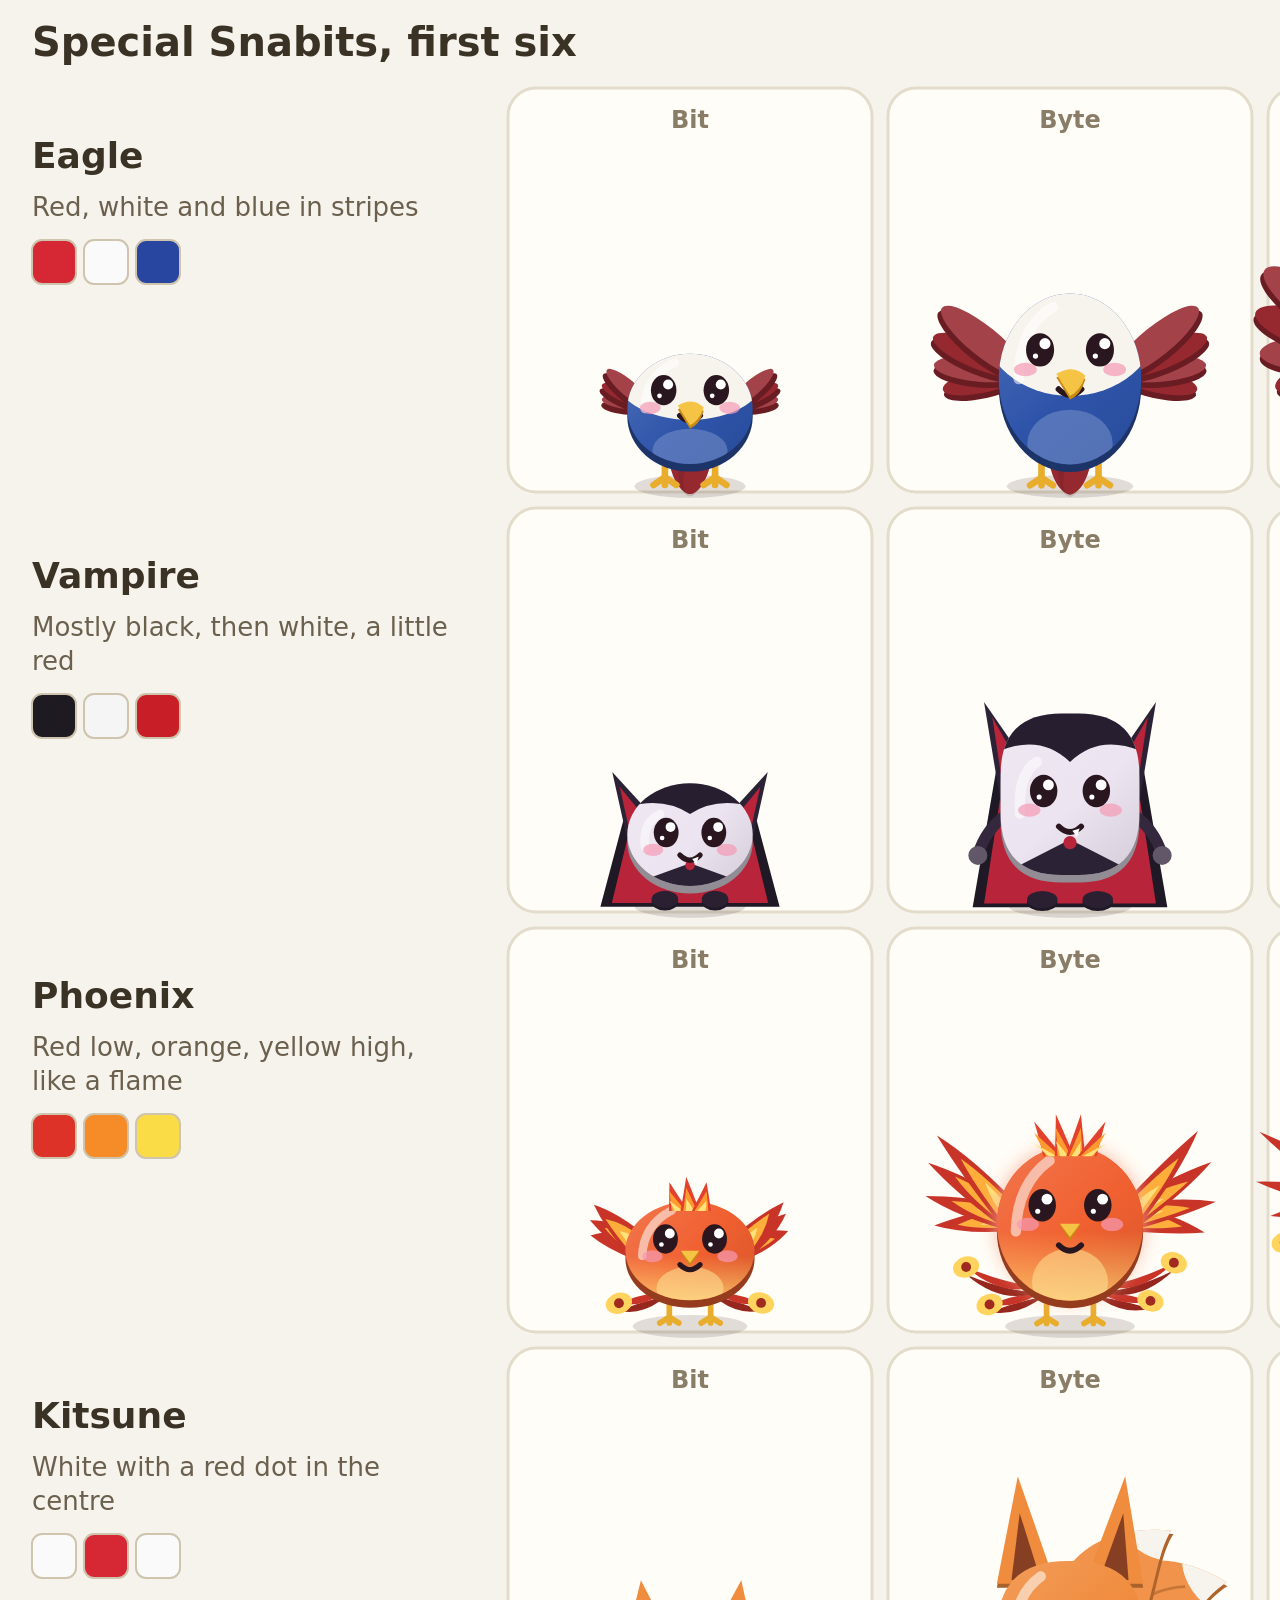
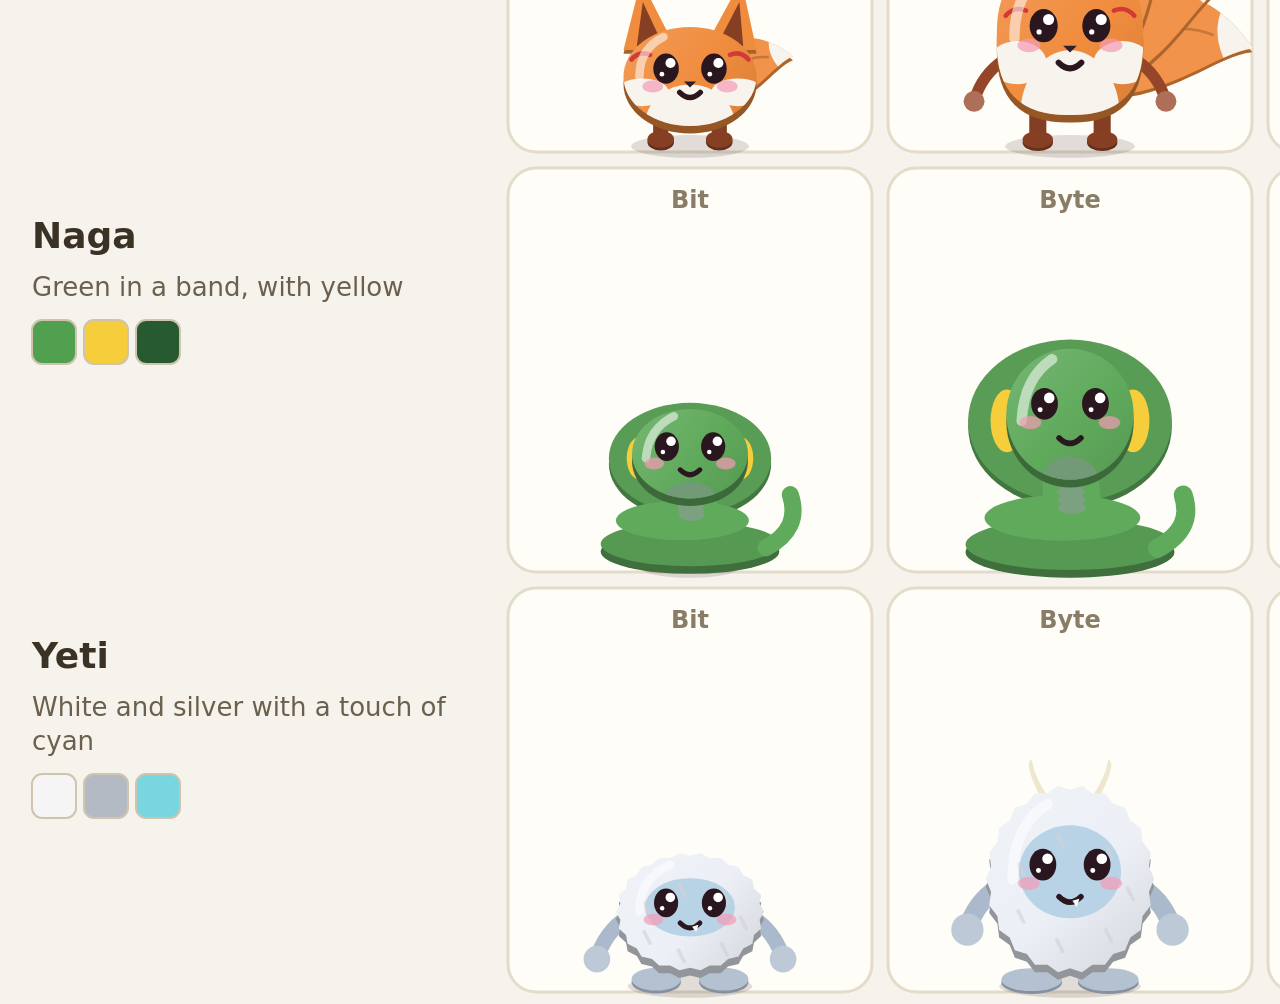
<file: docs/art/specials-concept.html>
<!doctype html><html><body style="margin:0;background:#f6f3ec"><canvas id="c"></canvas>
<script src="../../prototype/chibi.js"></script><script>
/* Concept sheet for the easter-egg Snabits and costumes. Open with #specials or #costumes at the end of the address. */
const SP=[
 ['Eagle','Red, white and blue in stripes',[[46,84,170],[150,40,48],[255,214,90]],[[214,40,52],[250,250,250],[40,70,160]]],
 ['Vampire','Mostly black, then white, a little red',[[236,228,240],[52,40,62],[200,40,60]],[[30,26,34],[245,245,245],[200,30,40]]],
 ['Phoenix','Red low, orange, yellow high, like a flame',[[240,96,48],[200,52,40],[255,226,122]],[[220,50,40],[245,140,40],[250,220,70]]],
 ['Kitsune','White with a red dot in the centre',[[240,140,62],[150,70,40],[214,58,58]],[[250,250,250],[214,40,52],[250,250,250]]],
 ['Naga','Green in a band, with yellow',[[96,170,92],[54,110,60],[246,206,60]],[[80,160,80],[246,206,60],[40,90,50]]],
 ['Yeti','White and silver with a touch of cyan',[[236,240,246],[170,186,204],[120,210,240]],[[245,245,245],[180,186,196],[120,214,224]]]];
const CO=[['Panda','Chomp','Black and white, close to half and half',[[30,26,34],[245,245,245]]],['Bee','Bipped','Yellow and black stripes',[[246,206,60],[30,26,34]]],
 ['Ladybug','Plod','Red with black spots',[[214,40,52],[30,26,34]]],['Watermelon','Teep','Green around red with black dots',[[80,160,80],[226,64,72],[30,26,34]]],
 ['Candy cane','Squib','Red and white stripes',[[214,40,52],[245,245,245]]]];
const VIEW=location.hash.slice(1)||'specials', cv=document.getElementById('c'), x=cv.getContext('2d'), CW=190, CH=210, D=2;
const pal=p=>({body:p[0],parts:p[1],accent:p[2]});
function cell(cx,cy,m,pose,t,label){ x.save(); x.translate(cx,cy); x.fillStyle='#fffdf7'; x.strokeStyle='#e4dccb'; x.lineWidth=1.5; x.beginPath(); x.roundRect(4,4,CW-8,CH-8,14); x.fill(); x.stroke();
  x.fillStyle='#8a7d68'; x.font='600 12px system-ui'; x.textAlign='center'; x.fillText(label,CW/2,24); x.translate(CW/2-95,26); x.scale(0.95,0.95); CHIBI.draw(x,m,pose,t); x.restore(); }
function swatch(px,py,cols){ cols.forEach((c,i)=>{ x.fillStyle=`rgb(${c})`; x.strokeStyle='#cfc4ae'; x.beginPath(); x.roundRect(px+i*26,py,22,22,5); x.fill(); x.stroke(); }); }
if(VIEW==='specials'){
  const cols=[['Bit','idle'],['Byte','idle'],['Mega','idle'],['Mega','punch'],['Mega','cast'],['Mega','idle',1]];
  cv.width=(250+cols.length*CW)*D; cv.height=(40+SP.length*CH)*D; x.scale(D,D); x.fillStyle='#f6f3ec'; x.fillRect(0,0,cv.width,cv.height);
  x.fillStyle='#3b3226'; x.font='800 20px system-ui'; x.textAlign='left'; x.fillText('Special Snabits, first six',16,28);
  SP.forEach(([f,egg,p,sw],r)=>{ const y=40+r*CH; x.fillStyle='#3b3226'; x.font='800 18px system-ui'; x.textAlign='left'; x.fillText(f,16,y+44);
    x.fillStyle='#6b604e'; x.font='13px system-ui'; const words=egg.split(' '); let line='',ly=y+68; for(const w of words){ if(x.measureText(line+w).width>210){ x.fillText(line,16,ly); ly+=17; line=''; } line+=w+' '; } x.fillText(line,16,ly);
    swatch(16,ly+12,sw);
    cols.forEach(([st,pose,back],i)=>cell(250+i*CW,y,{family:f,stage:st,el:null,marks:[],worn:{},pal:pal(p),back:!!back},pose,400+i*170,back?'Mega from behind':st+(pose!=='idle'?', '+pose:''))); });
}
if(VIEW==='costumes'){
  cv.width=(250+3*CW)*D; cv.height=(40+CO.length*CH)*D; x.scale(D,D); x.fillStyle='#f6f3ec'; x.fillRect(0,0,cv.width,cv.height);
  x.fillStyle='#3b3226'; x.font='800 20px system-ui'; x.textAlign='left'; x.fillText('Costumes on the families you have',16,28);
  const P0={Chomp:[[232,140,52],[128,68,30],[255,236,214]],Bipped:[[70,130,220],[36,70,156],[200,240,255]],Plod:[[160,122,86],[96,72,54],[226,206,176]],Teep:[[246,206,60],[196,120,34],[255,250,225]],Squib:[[120,214,224],[70,130,200],[240,252,255]]};
  CO.forEach(([k,f,egg,sw],r)=>{ const y=40+r*CH; x.fillStyle='#3b3226'; x.font='800 18px system-ui'; x.fillText(k,16,y+44); x.fillStyle='#6b604e'; x.font='13px system-ui'; x.fillText(egg,16,y+68); swatch(16,y+80,sw);
    cell(250,y,{family:f,stage:'Byte',el:null,marks:[],worn:{},pal:pal(P0[f])},'idle',300,f+' as it is');
    cell(250+CW,y,{family:f,stage:'Byte',el:null,marks:[],worn:{},pal:pal(P0[f]),costume:k},'idle',300,f+' in '+k);
    cell(250+2*CW,y,{family:f,stage:'Mega',el:null,marks:[],worn:{},pal:pal(P0[f]),costume:k},'punch',500,'Mega, punch'); });
}
</script></body></html>
</file>
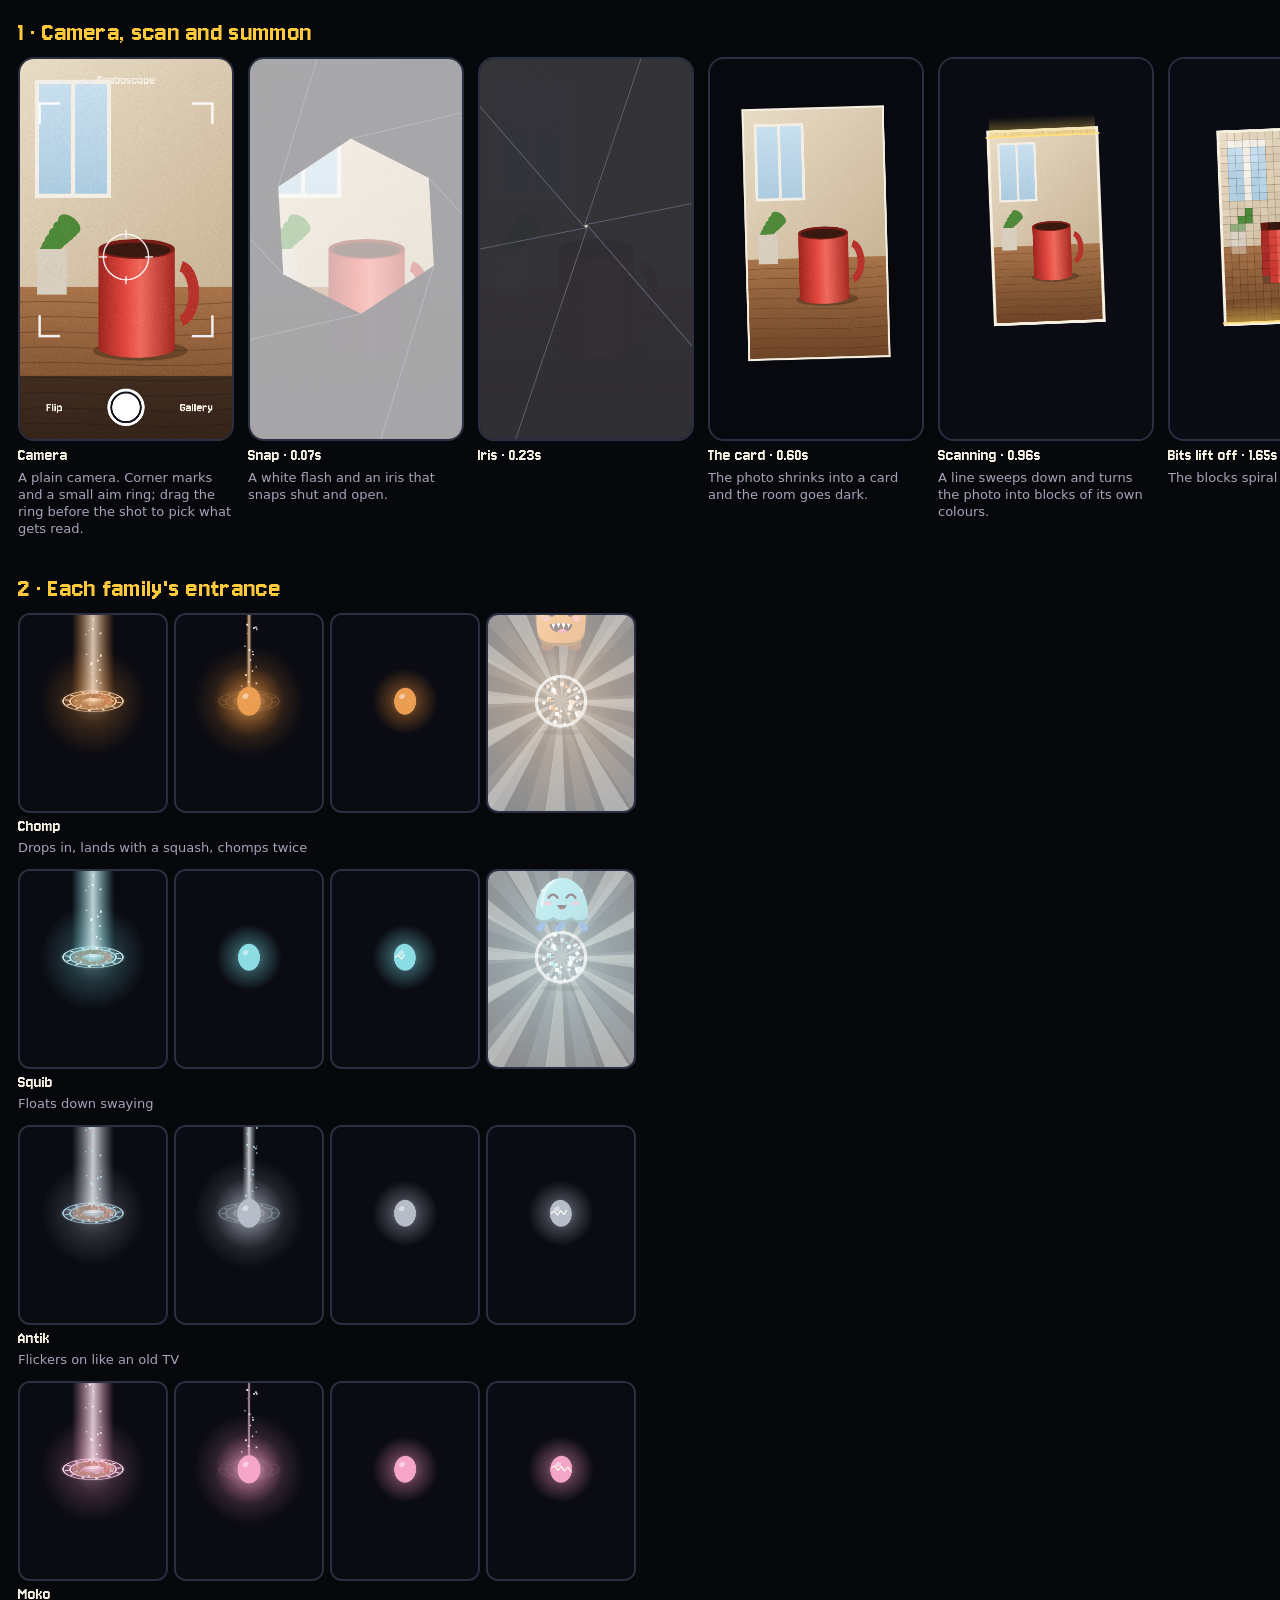
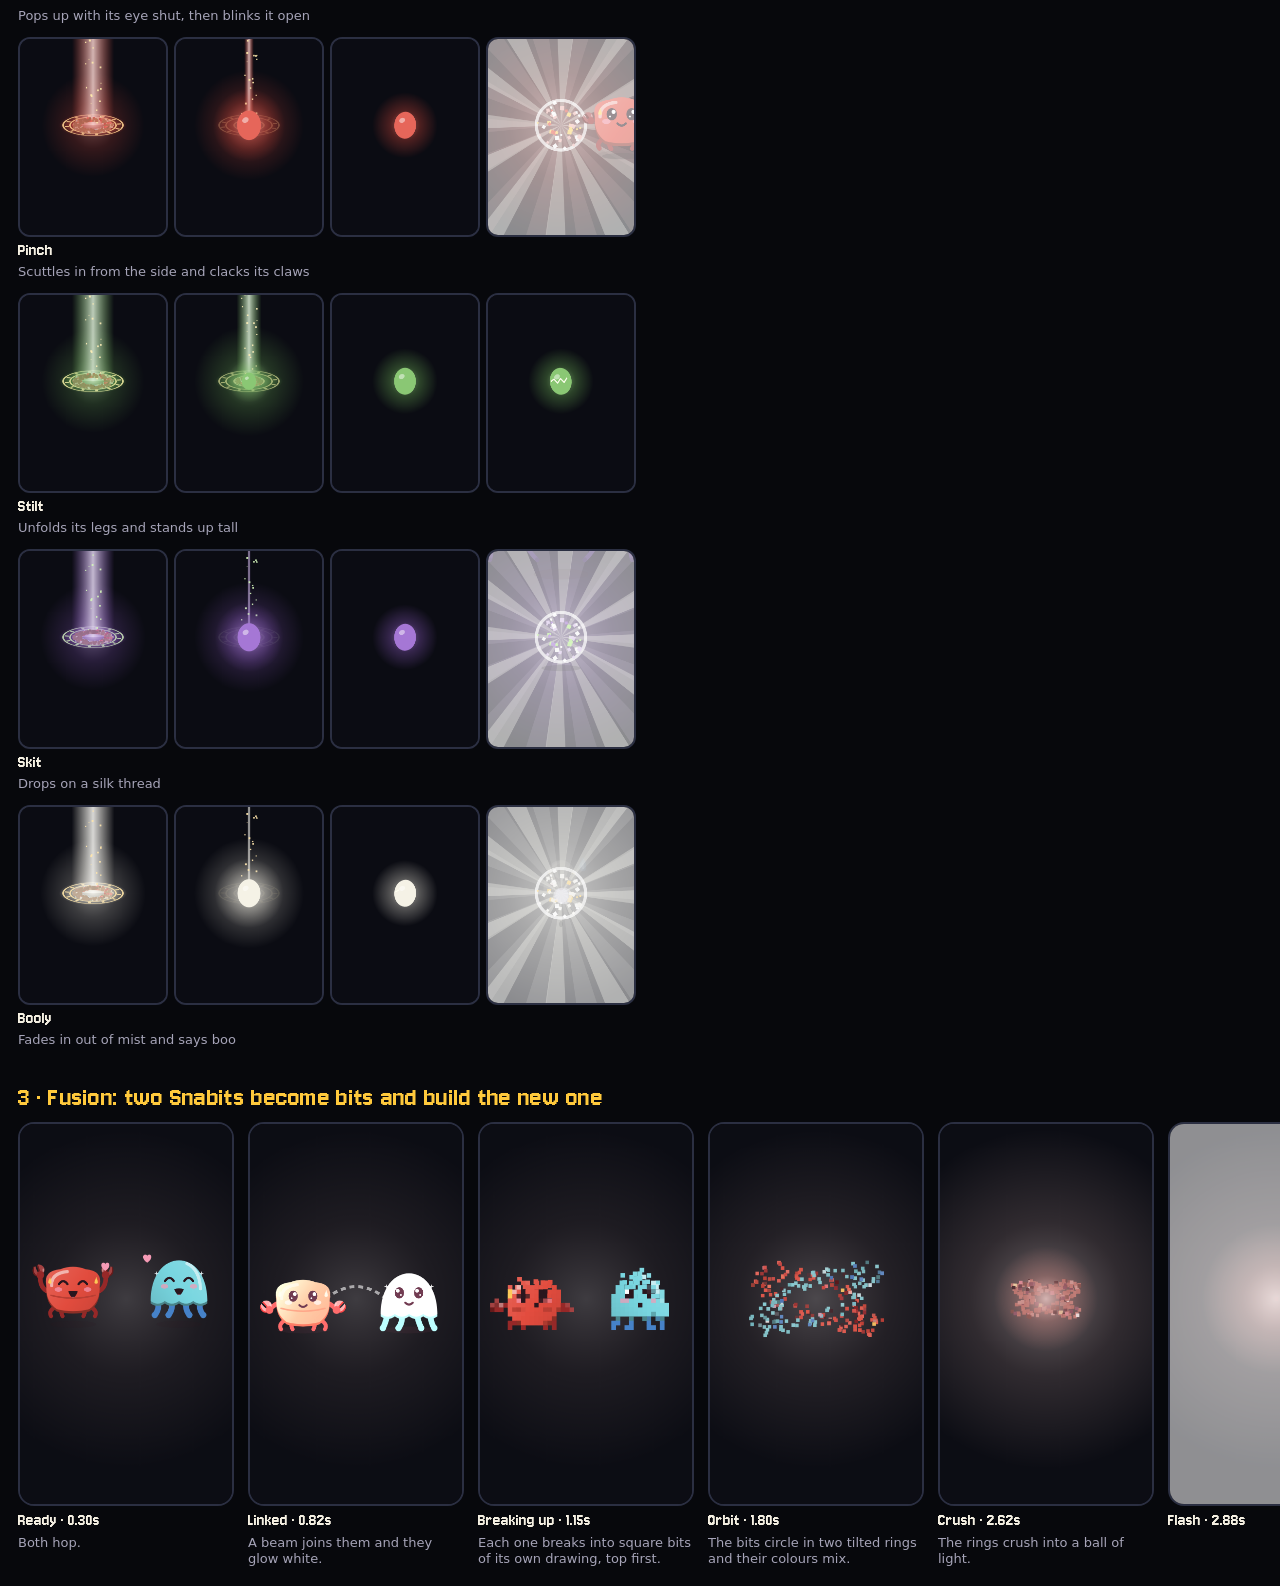
<file: docs/art/summon-concept.html>
<!doctype html><html><head><meta charset="utf-8"><link rel="stylesheet" href="../../prototype/ui.css">
<style>html,body{overflow:auto;height:auto;background:#07080c}
.row{display:flex;gap:14px;padding:6px 18px 18px;flex-wrap:nowrap}
h3{font:700 22px var(--pix);color:#ffc93c;padding:18px 18px 4px}
.f{display:flex;flex-direction:column;gap:5px}
.f canvas{width:216px;height:384px;border-radius:16px;border:2px solid #2b2f42;display:block}
.f span{font:13px var(--body);color:#a6a4b8;max-width:216px;line-height:1.3}
.f b{font:700 14px var(--pix);color:#f5f0e2}
.ent canvas{width:150px;height:200px;border-radius:12px}
.ent span{max-width:150px}
</style></head><body>
<script src="../../prototype/chibi.js"></script><script src="../../prototype/summon.js"></script>
<script>
document.fonts.load('700 30px Pix').then(()=>{
const PAL={Blaze:[[226,76,62],[150,40,40],[255,214,90]],Frost:[[120,214,224],[70,130,200],[240,252,255]],Brawl:[[232,140,52],[128,68,30],[255,236,214]],Wild:[[118,190,92],[64,120,58],[250,220,110]],
 Venom:[[150,96,206],[72,48,110],[170,240,120]],Charm:[[244,150,190],[150,92,190],[255,240,250]],Light:[[244,240,226],[214,180,100],[255,206,90]],Steel:[[170,178,192],[88,96,112],[120,210,240]],Tide:[[70,130,220],[36,70,156],[200,240,255]]};
const pal=e=>({body:PAL[e][0],parts:PAL[e][1],accent:PAL[e][2]});
const spec=(family,el,stage='Bit',more={})=>({family,stage,marks:[],worn:{},el,pal:pal(el),...more});
/* a stand-in photo: a red mug on a wooden table by a window */
function photo(W,H){ const cv=document.createElement('canvas'); cv.width=W; cv.height=H; const c=cv.getContext('2d');
  let g=c.createLinearGradient(0,0,W,H*0.6); g.addColorStop(0,'#e9dcc6'); g.addColorStop(1,'#c9b597'); c.fillStyle=g; c.fillRect(0,0,W,H*0.62);
  g=c.createLinearGradient(0,0,0,H*0.4); g.addColorStop(0,'#cfe4f2'); g.addColorStop(1,'#a9c9de'); c.fillStyle=g; c.fillRect(W*0.08,H*0.06,W*0.34,H*0.3);
  c.strokeStyle='#f4efe6'; c.lineWidth=W*0.02; c.strokeRect(W*0.08,H*0.06,W*0.34,H*0.3); c.beginPath(); c.moveTo(W*0.25,H*0.06); c.lineTo(W*0.25,H*0.36); c.stroke();
  g=c.createLinearGradient(0,H*0.6,0,H); g.addColorStop(0,'#a8744a'); g.addColorStop(1,'#6e4527'); c.fillStyle=g; c.fillRect(0,H*0.6,W,H*0.4);
  c.strokeStyle='rgba(60,34,16,.35)'; c.lineWidth=2; for(let k=0;k<9;k++){ c.beginPath(); c.moveTo(0,H*(0.64+k*0.04)); c.bezierCurveTo(W*0.3,H*(0.63+k*0.04),W*0.6,H*(0.66+k*0.04),W,H*(0.64+k*0.04)); c.stroke(); }
  const mx=W*0.55, my=H*0.5, mw=W*0.36, mh=H*0.26;
  c.fillStyle='rgba(40,20,10,.35)'; c.beginPath(); c.ellipse(mx+mw*0.05,my+mh+6,mw*0.62,mh*0.1,0,0,7); c.fill();
  c.strokeStyle='#b8332b'; c.lineWidth=W*0.05; c.beginPath(); c.ellipse(mx+mw*0.55,my+mh*0.45,mw*0.2,mh*0.28,0,-1.4,1.4); c.stroke();
  g=c.createLinearGradient(mx-mw/2,0,mx+mw/2,0); g.addColorStop(0,'#9e2620'); g.addColorStop(0.35,'#e2483f'); g.addColorStop(0.55,'#f06a5e'); g.addColorStop(1,'#a52a22');
  c.fillStyle=g; c.beginPath(); c.moveTo(mx-mw/2,my); c.lineTo(mx-mw/2,my+mh); c.ellipse(mx,my+mh,mw/2,mh*0.1,0,Math.PI,0,true); c.lineTo(mx+mw/2,my); c.fill();
  c.fillStyle='#7a1d18'; c.beginPath(); c.ellipse(mx,my,mw/2,mh*0.1,0,0,7); c.fill(); c.fillStyle='#3a1a10'; c.beginPath(); c.ellipse(mx,my+2,mw*0.44,mh*0.075,0,0,7); c.fill();
  c.fillStyle='#4f8a3a'; for(let k=0;k<6;k++){ c.beginPath(); c.ellipse(W*0.14+k*8,H*0.5-k*10,W*0.06,H*0.02,-0.6+k*0.25,0,7); c.fill(); }
  c.fillStyle='#d8cfc0'; c.fillRect(W*0.08,H*0.5,W*0.14,H*0.12);
  const d=c.getImageData(0,0,W,H); for(let i=0;i<d.data.length;i+=4){ const n=(Math.random()-0.5)*14; d.data[i]+=n; d.data[i+1]+=n; d.data[i+2]+=n; } c.putImageData(d,0,0);
  return cv; }
function frame(row,label,note,w=432,h=768,cls=''){ const f=document.createElement('div'); f.className='f '+cls; const cv=document.createElement('canvas'); cv.width=w; cv.height=h;
  f.appendChild(cv); f.insertAdjacentHTML('beforeend',`<b>${label}</b><span>${note||''}</span>`); row.appendChild(f); return cv; }
function section(title){ document.body.insertAdjacentHTML('beforeend',`<h3>${title}</h3>`); const r=document.createElement('div'); r.className='row'; document.body.appendChild(r); return r; }

/* 1. camera and summon */
const PH=photo(432,768), CH=spec('Chomp','Blaze');
let row=section('1 · Camera, scan and summon');
{ const cv=frame(row,'Camera','A plain camera. Corner marks and a small aim ring; drag the ring before the shot to pick what gets read.'), c=cv.getContext('2d');
  c.drawImage(PH,0,0); c.strokeStyle='rgba(255,255,255,.9)'; c.lineWidth=5; c.lineCap='round';
  for(const [x,y,sx,sy] of [[40,90,1,1],[392,90,-1,1],[40,560,1,-1],[392,560,-1,-1]]){ c.beginPath(); c.moveTo(x,y+40*sy); c.lineTo(x,y); c.lineTo(x+40*sx,y); c.stroke(); }
  c.lineWidth=3; c.strokeStyle='rgba(255,255,255,.85)'; c.beginPath(); c.arc(216,400,46,0,7); c.stroke(); c.beginPath(); c.moveTo(216,346); c.lineTo(216,360); c.moveTo(216,440); c.lineTo(216,454); c.moveTo(162,400); c.lineTo(176,400); c.moveTo(256,400); c.lineTo(270,400); c.stroke();
  c.fillStyle='rgba(10,10,16,.55)'; c.fillRect(0,640,432,128); c.fillStyle='#fff'; c.beginPath(); c.arc(216,704,38,0,7); c.fill(); c.strokeStyle='#11121a'; c.lineWidth=4; c.beginPath(); c.arc(216,704,30,0,7); c.stroke();
  c.font='700 22px Pix'; c.fillStyle='#f5f0e2'; c.textAlign='center'; c.fillText('Flip',70,712); c.fillText('Gallery',360,712); c.fillText('Snaboscope',216,50); }
const keys=[[70,'Snap','A white flash and an iris that snaps shut and open.'],[230,'Iris',''],[600,'The card','The photo shrinks into a card and the room goes dark.'],[960,'Scanning','A line sweeps down and turns the photo into blocks of its own colours.'],
 [1650,'Bits lift off','The blocks spiral off the card.'],[2500,'The disc','They spin into a disc like the MR2 shrine, and a pillar of light shoots up.'],[3100,'The egg','The disc falls into a glowing egg that wobbles.'],[3420,'Crack',''],[3620,'Burst','A flash, rays, a ring and confetti in its colours.'],[4750,'It\'s here','The family\'s own entrance, then its name.']];
for(const [t,l,n] of keys){ const cv=frame(row,l+' · '+(t/1000).toFixed(2)+'s',n); const sc=SUMMON.summon(cv,{photo:PH,spec:CH,pal:CH.pal,name:'Emberchomp'}); sc.render(t); }

/* 2. entrances */
row=section('2 · Each family\'s entrance');
const ENT=[['Chomp','Brawl','Drops in, lands with a squash, chomps twice'],['Squib','Frost','Floats down swaying'],['Antik','Steel','Flickers on like an old TV'],['Moko','Charm','Pops up with its eye shut, then blinks it open'],
 ['Pinch','Blaze','Scuttles in from the side and clacks its claws'],['Stilt','Wild','Unfolds its legs and stands up tall'],['Skit','Venom','Drops on a silk thread'],['Booly','Light','Fades in out of mist and says boo']];
const T={Chomp:[200,480,780,1300],Squib:[200,600,1000,1300],Antik:[150,420,700,1100],Moko:[150,500,800,1200],Pinch:[150,450,800,1300],Stilt:[150,350,700,1100],Skit:[200,500,750,1300],Booly:[200,500,850,1300]};
for(const [f,e,n] of ENT){ const box=document.createElement('div'); box.style.cssText='display:flex;flex-direction:column;gap:4px'; const r2=document.createElement('div'); r2.style.cssText='display:flex;gap:6px';
  box.appendChild(r2); box.insertAdjacentHTML('beforeend',`<b style="font:700 14px var(--pix);color:#f5f0e2">${f}</b><span style="font:13px var(--body);color:#a6a4b8;max-width:300px">${n}</span>`); row.appendChild(box);
  for(const t of T[f]){ const cv=document.createElement('canvas'); cv.width=300; cv.height=400; cv.style.cssText='width:150px;height:200px;border-radius:12px;border:2px solid #2b2f42'; r2.appendChild(cv);
    const sp=spec(f,e); const sc=SUMMON.summon(cv,{photo:PH,spec:sp,pal:sp.pal}); sc.render(3500+t); } }
document.querySelector('.row:last-of-type').style.flexWrap='wrap';

/* 3. fusion */
row=section('3 · Fusion: two Snabits become bits and build the new one');
CHIBI.hybrid('Pinch+Squib','Pinch','Squib');
const A=spec('Pinch','Blaze','Byte'), B=spec('Squib','Frost','Byte'), mixp=(a,b,k)=>a.map((v,i)=>Math.round(v+(b[i]-v)*k));
const C={family:'Pinch+Squib',stage:'Bit',marks:[],worn:{},el:'Blaze',pal:{body:mixp(A.pal.body,B.pal.body,1/3),parts:mixp(A.pal.parts,B.pal.parts,1/3),accent:mixp(A.pal.accent,B.pal.accent,0.5)}};
const fk=[[300,'Ready','Both hop.'],[820,'Linked','A beam joins them and they glow white.'],[1150,'Breaking up','Each one breaks into square bits of its own drawing, top first.'],[1800,'Orbit','The bits circle in two tilted rings and their colours mix.'],
 [2620,'Crush','The rings crush into a ball of light.'],[2880,'Flash',''],[3250,'Building','The bits fly out and build the new one from the feet up.'],[3700,'Blocks','The last bits land in place.'],[3950,'Smooth','The blocks melt into the drawing.'],[4700,'Hello','A happy hop, sparkles and its name.']];
for(const [t,l,n] of fk){ const cv=frame(row,l+' · '+(t/1000).toFixed(2)+'s',n); const sc=SUMMON.fusion(cv,{a:A,b:B,child:C,name:'Pinuib'}); sc.render(t); }
});
</script></body></html>
</file>
<file: prototype/ui.css>
/* Snabits look: a handheld monster game. Dark ink screens, chunky pressable buttons, a pixel font (Jersey 10) for names,
   numbers and buttons, and plain text for anything you read. One stylesheet for every screen. */
@font-face{font-family:Pix;src:url(fonts/jersey-10-latin-400-normal.woff2) format("woff2");font-weight:100 900;font-display:swap;size-adjust:125%}
:root{
  --ink:#11121a;--ink2:#181a25;--panel:#1f2231;--panel2:#282c3f;--line:#363b53;--line2:#4a506c;
  --text:#f5f0e2;--mute:#a6a4b8;--dim:#75738a;
  --gold:#ffc93c;--gold-d:#c48f12;--mint:#57dd96;--coral:#ff6767;--sky:#5cb8ff;--pink:#ff7aa2;
  --pix:Pix,"Courier New",monospace;--body:system-ui,-apple-system,"Segoe UI",Roboto,sans-serif;
  --r:8px;--safe-b:env(safe-area-inset-bottom);--safe-t:env(safe-area-inset-top)}
*{box-sizing:border-box;margin:0}
*{font-variant-ligatures:none;font-feature-settings:"liga" 0,"clig" 0,"calt" 0,"dlig" 0}
html{font-synthesis:none}
html,body{height:100%;background:var(--ink);color:var(--text);font:15px/1.45 var(--body);overflow:hidden;-webkit-tap-highlight-color:transparent}
button{font:inherit;color:inherit}
button,label.small,label.big{cursor:pointer;-webkit-user-select:none;user-select:none}
h1,h2,h3{font-family:var(--pix);font-weight:700;letter-spacing:.3px}
.brow{display:flex;gap:10px;flex-wrap:wrap;align-items:center}

/* ---------- buttons ---------- */
.big{font-family:var(--pix);font-weight:700;font-size:18px;background:var(--gold);color:#241a02;border:0;border-radius:var(--r);
  padding:13px 26px;box-shadow:0 4px 0 var(--gold-d);transform:translateY(0);transition:transform .06s,box-shadow .06s;text-align:center}
.big:active{transform:translateY(3px);box-shadow:0 1px 0 var(--gold-d)}
.btn2{font-family:var(--pix);font-weight:700;font-size:16px;background:var(--panel2);color:var(--text);border:2px solid var(--line2);border-radius:var(--r);
  padding:11px 18px;box-shadow:0 4px 0 #0b0c12;transition:transform .06s,box-shadow .06s}
.btn2:active{transform:translateY(3px);box-shadow:0 1px 0 #0b0c12}
.small{font-family:var(--pix);font-weight:500;font-size:14px;background:var(--panel2);border:2px solid var(--line2);color:var(--text);border-radius:var(--r);padding:7px 12px;display:inline-block;box-shadow:0 3px 0 #0b0c12}
.small:active{transform:translateY(2px);box-shadow:0 1px 0 #0b0c12}
.iconbtn{background:var(--panel2);border:2px solid var(--line2);border-radius:var(--r);width:38px;height:38px;font-size:18px;line-height:1;color:var(--text)}
button:disabled{opacity:.5;cursor:default}
.big:disabled{background:#262b3d;color:#6b7090;box-shadow:none;opacity:1}
button:disabled:active{transform:none}

/* ---------- scan screen ---------- */
#stage{position:fixed;inset:0;touch-action:none;display:flex;align-items:center;justify-content:center;background:#000}
video,#still{width:100%;height:100%;object-fit:cover}
#still{display:none;position:absolute;inset:0}
#ring{position:absolute;border:2px solid rgba(255,255,255,.85);border-radius:50%;pointer-events:none;box-shadow:0 0 0 1px rgba(0,0,0,.25),inset 0 0 0 1px rgba(0,0,0,.2)}
#ring::before,#ring::after{content:"";position:absolute;left:50%;top:50%;background:rgba(255,255,255,.9);box-shadow:0 0 0 1px rgba(0,0,0,.2)}
#ring::before{width:2px;height:22px;margin:-11px 0 0 -1px}
#ring::after{width:22px;height:2px;margin:-1px 0 0 -11px}
#corners{position:absolute;inset:calc(var(--safe-t) + 70px) 22px calc(var(--safe-b) + 128px);pointer-events:none;display:none}
body[data-mode="live"] #corners,body[data-mode="aim"] #corners{display:block}
#corners i{position:absolute;width:34px;height:34px;border:0 solid rgba(255,255,255,.9);filter:drop-shadow(0 0 1px rgba(0,0,0,.5))}
#corners i:nth-child(1){left:0;top:0;border-width:4px 0 0 4px;border-top-left-radius:10px}
#corners i:nth-child(2){right:0;top:0;border-width:4px 4px 0 0;border-top-right-radius:10px}
#corners i:nth-child(3){left:0;bottom:0;border-width:0 0 4px 4px;border-bottom-left-radius:10px}
#corners i:nth-child(4){right:0;bottom:0;border-width:0 4px 4px 0;border-bottom-right-radius:10px}
.summon-cv{position:fixed;inset:0;width:100vw;height:100dvh;z-index:70;touch-action:none}
#card.held{visibility:hidden}
#card.card-in{animation:cardIn .5s cubic-bezier(.2,.9,.3,1.15)}
@keyframes cardIn{from{translate:0 60%;opacity:0}to{translate:0 0;opacity:1}}
#top{position:fixed;left:0;right:0;top:0;padding:calc(var(--safe-t) + 12px) 14px 10px;display:flex;gap:8px;align-items:center;flex-wrap:wrap;pointer-events:none}
#top #lightbtn{pointer-events:auto}   /* the bar lets taps through to the camera, but the light button has to take them */
.chip{font:700 14px var(--pix);padding:3px 10px;border-radius:5px;background:#222;color:#fff;border:0}
#kind{font:700 14px var(--pix);padding:3px 10px;border-radius:5px;background:#3a3f55;color:var(--text)}
#bars{position:fixed;left:14px;right:14px;bottom:calc(var(--safe-b) + 118px);display:grid;gap:5px;pointer-events:none;
  background:rgba(17,18,26,.72);border-radius:var(--r);padding:10px 12px}
.bar{display:grid;grid-template-columns:62px 1fr 40px;align-items:center;gap:8px;font:500 13px var(--pix)}
.bar i{display:block;height:8px;border-radius:2px}
.bar span:last-child{text-align:right;color:var(--mute)}
#bottom{position:fixed;left:0;right:0;bottom:0;padding:12px 16px calc(var(--safe-b) + 18px);display:flex;flex-wrap:wrap;justify-content:center;align-items:center;gap:8px}
#bottom>*{min-width:0}
#scanbtn{flex:1 0 100%;margin-bottom:2px}
body[data-mode="aim"] #bars{bottom:calc(var(--safe-b) + 150px)}
#bottom .small{flex:1 1 0;white-space:nowrap;height:48px;display:inline-flex;align-items:center;justify-content:center;padding:0 10px;font-size:15px}
#bottom .musbtn{flex:0 0 48px;width:48px;justify-content:center;padding:0;font-size:18px}
#bottom .big{height:48px;padding:0 22px;box-shadow:0 3px 0 var(--gold-d)}
#shutter{width:76px;height:76px;border-radius:50%;border:5px solid #fff;background:rgba(255,255,255,.2);box-shadow:0 0 0 3px rgba(0,0,0,.35)}
#shutter:active{transform:scale(.94)}
#pick{display:none}
#msg{position:fixed;inset:0;display:none;align-items:stretch;justify-content:center;padding:calc(var(--safe-t) + 16vh) 24px calc(var(--safe-b) + 28px);text-align:center;
  background:radial-gradient(circle at 50% 30%,#262a40 0,var(--ink) 62%)}
#msg{padding-top:calc(var(--safe-t) + 24px)!important}
#msg>div{width:100%;max-width:360px;display:flex;flex-direction:column;align-items:center;gap:14px}
#msg .brand{flex:1;display:flex;flex-direction:column;align-items:center;justify-content:center;gap:16px}
#msg .mon-tile{width:min(72vw,42dvh)!important;height:min(72vw,42dvh)!important;padding:24px;animation:bob 1s steps(2) infinite;border-bottom:4px solid #3c4466}
@keyframes bob{50%{transform:translateY(-4px)}}
#msg .brow{margin-top:auto;width:100%;display:grid;grid-auto-flow:column;grid-auto-columns:1fr;gap:10px}
#takebtn,#msgranch,#msgpick{text-align:center;height:54px;display:flex;align-items:center;justify-content:center}
#msg h1{font-size:44px;color:var(--gold);text-shadow:0 4px 0 #6b4a00;letter-spacing:1px}
#msg p{color:var(--mute);font-size:15px}
#msg .brow{justify-content:center}
#takebtn{all:unset;box-sizing:border-box}
#takebtn,#msgranch,#msgpick{font-family:var(--pix);font-weight:700;font-size:18px;border-radius:var(--r);padding:13px 24px;cursor:pointer}
#takebtn{background:var(--gold);color:#241a02;box-shadow:0 4px 0 var(--gold-d)}
#msgranch,#msgpick{background:var(--panel2);color:var(--text);border:2px solid var(--line2);box-shadow:0 4px 0 #0b0c12}

/* result sheet: name and the two actions always at the top, details scroll under them */
#card{position:fixed;left:10px;right:10px;bottom:calc(var(--safe-b) + 84px);max-height:min(66vh,560px);display:none;flex-direction:column;
  background:var(--ink2);border:2px solid var(--line);border-radius:12px;box-shadow:0 6px 0 rgba(0,0,0,.45);overflow:hidden}
#card[style*="block"]{display:flex!important}
.sheet-head{display:flex;gap:12px;align-items:center;padding:14px 14px 0}
.mon-tile{width:92px;height:92px;flex:none;image-rendering:pixelated;background:
  radial-gradient(ellipse 60% 14% at 50% 86%,rgba(0,0,0,.45),transparent 70%),linear-gradient(#2c3150,#202438);border:2px solid var(--line);border-radius:var(--r)}
.mon-tile.sm{width:56px;height:56px}
.sheet-id{min-width:0;flex:1}
.sheet-id h2{font-size:26px;line-height:1.05;overflow-wrap:anywhere}
.sheet-kind{display:flex;gap:6px;flex-wrap:wrap;margin-top:6px;align-items:center}
.elc{font:700 13px var(--pix);padding:2px 8px;border-radius:5px;background:var(--c);color:#fff;text-shadow:0 1px 0 rgba(0,0,0,.5);box-shadow:inset 0 -2px 0 rgba(0,0,0,.25)}
.fam{font:500 14px var(--pix);color:var(--mute)}
.sheet-meta{font:500 13px var(--pix);color:var(--dim);margin-top:4px}
.sheet-actions{display:grid;grid-template-columns:1.4fr 1fr;gap:10px;padding:14px 14px 12px;border-bottom:2px solid var(--line)}
.sheet-body{overflow:auto;padding:12px 14px 14px;display:flex;flex-direction:column;gap:10px;font-size:14px;color:#dcd8ca}
.sheet-body .abil b{color:var(--text)}.sheet-body .hid{color:var(--gold)}
.sheet-body .why{font-size:12px;color:var(--dim)}
.statgrid{display:grid;grid-template-columns:1fr 1fr;gap:6px 14px}
.sg{display:grid;grid-template-columns:auto 1fr auto;grid-template-rows:auto auto;column-gap:6px;font-family:var(--pix);font-size:13px;align-items:center}
.sg em{grid-column:2;grid-row:1}.sg b{grid-column:3;grid-row:1}
.sg span{color:var(--mute)}.sg b{text-align:right}.sg em{font-style:normal;color:var(--gold);font-size:13px;line-height:1;font-family:var(--body)}.sg em .st0{color:#3a3f55}
.sg i{grid-column:1/-1;height:6px;background:#2b2f44;border-radius:2px;overflow:hidden;display:block}.sg i u{display:block;height:100%;background:var(--sky)}
.evo-peek{display:flex;gap:10px;align-items:center;color:var(--mute);font-size:13px}

/* ---------- version bar ---------- */
#verbar{position:fixed;left:10px;right:10px;top:calc(var(--safe-t) + 10px);z-index:50;display:flex;gap:8px;align-items:center;
  background:var(--panel2);border:2px solid var(--gold);border-radius:var(--r);padding:8px 10px;box-shadow:0 4px 0 rgba(0,0,0,.5);font-size:14px}
#verbar span{flex:1}
#verbar button{font:700 14px var(--pix);border-radius:6px;padding:7px 12px;border:0}
#verbtn{background:var(--gold);color:#241a02}#verx{background:none;color:var(--mute)}

/* ---------- battle ---------- */
#battle{position:fixed;inset:0;background:var(--ink);display:none;flex-direction:column;padding:calc(var(--safe-t) + 10px) 12px calc(var(--safe-b) + 12px);gap:8px;z-index:10;overflow:auto}
#loadout,#b-fight{flex-direction:column;gap:8px;flex:1;min-height:0}
#b-fight>*{flex-shrink:0}
#b-fight.done #b-btns{display:none}#b-fight.done #b-log{flex:1 1 auto;max-height:none}
#loadout{display:none;overflow:auto}#b-fight{display:none}
#lo-head h2{font-size:22px}
#lo-list{display:flex;flex-direction:column;gap:8px;overflow:auto;padding-bottom:24px;-webkit-mask-image:linear-gradient(#000 calc(100% - 28px),transparent);mask-image:linear-gradient(#000 calc(100% - 28px),transparent)}
.lo{position:relative;background:var(--panel);color:var(--text);border:2px solid var(--line);border-radius:var(--r);padding:10px 12px;text-align:left;line-height:1.45;display:flex;flex-direction:column;gap:3px}
.lo-top{display:flex;gap:6px;align-items:center;flex-wrap:wrap;padding-right:28px}
.lo b{font-family:var(--pix);font-size:16px}.lo small{color:var(--mute);font-size:13px}
.lo.on{background:#2b2a1f;border:3px solid var(--gold);padding:9px 11px}
.lo.on::after{content:"✓";position:absolute;right:10px;top:9px;width:22px;height:22px;border-radius:5px;background:var(--gold);color:#241a02;font:700 15px/22px var(--pix);text-align:center}
.lo-bar{display:flex;justify-content:space-between;align-items:center;margin-top:10px}
.lo-count{font:700 15px var(--pix);color:var(--gold)}
.lo-foot{display:grid;grid-template-columns:1fr 2fr;gap:10px;background:var(--ink);border-top:2px solid var(--line);margin:0 -12px;padding:12px 12px 0}
.lo-foot>*{height:52px}
.lvl{font:700 14px var(--pix);background:var(--panel2);color:var(--text);border:2px solid var(--line2);border-radius:6px;padding:6px 12px}.lvl.on{background:var(--gold);color:#241a02;border-color:var(--gold)}
.bpanel{background:var(--panel);border:2px solid var(--line);border-radius:var(--r);padding:8px 12px;box-shadow:0 3px 0 rgba(0,0,0,.35)}
.bpanel .nm{font:700 16px var(--pix)}.bpanel small{color:var(--mute);font-weight:500}
.bchip{display:inline-block;font:700 11px var(--pix);padding:1px 6px;border-radius:4px;margin-left:4px;color:#fff;vertical-align:middle;text-shadow:0 1px 0 rgba(0,0,0,.4)}
.abl{font:500 12px var(--body);color:var(--dim)}
.hpbar{height:10px;background:#2b2f44;border-radius:3px;overflow:hidden;margin:6px 0 3px;border:1px solid #0e0f16}.hpbar i{display:block;height:100%;transition:width .35s}
.brow2{display:flex;justify-content:space-between;align-items:center;font:500 13px var(--pix);min-height:0}.brow2:has(span:empty){}
.en{display:flex;gap:3px}.en i{width:10px;height:10px;border-radius:2px;background:#2b2f44}.en i.on{background:var(--sky);box-shadow:inset 0 -2px 0 rgba(0,0,0,.25)}
#arena{position:relative;flex:none;height:clamp(240px,42dvh,390px);border-radius:var(--r);overflow:hidden;border:2px solid var(--line);
  background:linear-gradient(#36508a 0,#6f9fd8 30%,#5f9d4f 30%,#4a8a3e 100%)}
#arena.cup{background:linear-gradient(#2c2140 0,#2c2140 30%,#c79a5c 30%,#b0844a 100%)}
#b-bg{position:absolute;left:0;top:0;width:100%;height:30%;image-rendering:pixelated;display:none}
#arena.cup #b-bg{display:block}
#arena.chibi{background:#58a447}#arena.chibi.cup{background:#c08b4e}#arena.chibi .plat,#arena.chibi #b-bg{display:none}
.plat{position:absolute;display:block;border-radius:50%;background:radial-gradient(ellipse at 50% 40%,rgba(255,255,255,.18),rgba(0,0,0,.28) 70%);box-shadow:0 3px 0 rgba(0,0,0,.25)}
.plat.foe{right:calc(10% - 4px);top:calc(52% - 22px);width:140px;height:24px}
.plat.me{left:calc(10% - 8px);bottom:6px;width:150px;height:26px}
.bsprite{position:absolute;width:132px;height:132px;image-rendering:pixelated;transition:opacity .6s,transform .6s}
#b-foe-sprite{right:10%;top:calc(52% - 132px)}#b-me-sprite{left:10%;bottom:14px}
#b-field{position:absolute;left:0;right:0;top:44%;text-align:center;font:500 12px var(--pix);color:#fff;text-shadow:0 1px 0 #000}
.bhit{animation:bh .35s}@keyframes bh{0%,100%{transform:translateX(0);filter:none}25%{transform:translateX(-7px);filter:brightness(2.2)}60%{transform:translateX(6px)}}
.bguard{animation:bg .4s}@keyframes bg{50%{transform:scale(.92)}}
.bcast{animation:bc .4s}@keyframes bc{50%{transform:translateY(-10px)}}
.bko{opacity:0;transform:scale(1.25)}
.bpop{position:absolute;font:700 22px var(--pix);text-shadow:0 2px 0 #000;transition:transform .8s,opacity .8s;transform:translate(-50%,0);pointer-events:none;animation:bpopin .3s cubic-bezier(.2,1.9,.45,1)}
@keyframes bpopin{from{scale:2.1}to{scale:1}}
@media (prefers-reduced-motion:reduce){.bpop{animation:none}}
.bpop.ab{font-size:14px;background:#000a;padding:2px 8px;border-radius:6px;white-space:nowrap}
#b-log{font-size:14px;min-height:64px;max-height:72px;overflow:hidden;background:var(--panel);border:2px solid var(--line);border-radius:var(--r);padding:8px 12px;color:#d6d2c4}
#b-log div:last-child{color:var(--text);font-weight:600}
#b-btns{display:grid;grid-template-columns:repeat(2,minmax(0,1fr));grid-auto-rows:1fr;gap:8px;flex:1 1 auto!important;min-height:0}#b-btns.busy{opacity:.5;pointer-events:none}
.bbtn{min-width:0;--c:#888;background:var(--panel2);color:var(--text);border:2px solid var(--line2);border-left:6px solid var(--c);border-radius:var(--r);padding:9px 10px;text-align:left;
  display:flex;flex-direction:column;gap:2px;box-shadow:0 3px 0 #0b0c12}
.bbtn:active{transform:translateY(2px);box-shadow:0 1px 0 #0b0c12}
.bbtn b{font:700 16px var(--pix)}.bbtn small{color:var(--mute);font-size:12px;line-height:1.3}
#lo-go:disabled{opacity:.4}
#b-result{display:none;background:var(--ink2);border:2px solid var(--gold);border-radius:12px;padding:16px;box-shadow:0 6px 0 rgba(0,0,0,.5)}
#b-result{padding:12px 14px}
#b-result h2{font-size:26px;color:var(--gold);display:inline}
#b-result p{display:inline;color:#d6d2c4;margin-left:10px;font:500 15px var(--pix)}
#b-result .brow{margin-top:10px}
#b-result .learn{margin-top:6px;font-size:14px;color:var(--mint)}#b-result .brow>.big{flex:1}
.nmrow{display:flex;justify-content:space-between;gap:8px;align-items:baseline}.hpn{font:700 14px var(--pix);color:var(--mute)}
.nmtags{display:flex;gap:4px;align-items:center;flex-wrap:wrap;margin-top:3px}.nmtags .abl{margin-left:4px}
.tag{font:700 12px var(--pix);padding:0 5px;border-radius:4px;margin-right:5px;vertical-align:1px}
.tag.good{background:var(--mint);color:#08240f}.tag.weak{background:#f2a3a3;color:#3a0d0d}.tag.bad{background:#3a3d4c;color:var(--mute)}
.bbtn{justify-content:flex-start;position:relative;padding-top:10px}
.bbtn small span{white-space:nowrap}
.bbtn b{padding-right:30px}
.bbtn small{display:flex;flex-wrap:wrap;column-gap:8px;max-height:2.7em;overflow:hidden}
.cost{position:absolute;right:8px;top:8px;display:flex;align-items:center;gap:4px;font:700 14px var(--pix);color:var(--sky);line-height:18px}
.cost i{width:10px;height:10px;border-radius:2px;background:var(--sky);box-shadow:inset 0 -2px 0 rgba(0,0,0,.25)}
.cost.gain{color:var(--mint)}.cost.gain i{background:var(--mint)}


/* ---------- ranch ---------- */
#ranch{position:fixed;inset:0;height:100dvh;background:var(--ink);display:none;flex-direction:column;gap:8px;padding:calc(var(--safe-t) + 10px) 12px 0;z-index:9;overflow:hidden}
#ranch>*{flex-shrink:0}
#r-top{display:flex;justify-content:space-between;align-items:center;gap:8px}
.r-id{display:flex;flex-direction:column;min-width:0}
#r-name{font:700 21px var(--pix);line-height:1.1;overflow-wrap:anywhere}
#r-lv{font:500 13px var(--pix);color:var(--mute)}
.r-right{display:flex;gap:8px;align-items:center;flex:none}
#r-coins{font:700 15px var(--pix);color:var(--gold);background:var(--panel);border:2px solid var(--line);border-radius:var(--r);padding:6px 10px}
#r-sub{display:flex;gap:6px;align-items:center;flex-wrap:wrap;font:500 13px var(--pix);color:var(--mute)}
#r-sub>span{background:var(--panel);border-radius:5px;padding:2px 8px}
#r-sub .ht{color:var(--pink);letter-spacing:1px;font-family:var(--body)}
#ranch>#r-view,#ranch.menu-open>#r-view{flex:none;height:clamp(190px,32dvh,290px)}   /* one height whatever menu is open, so the scene never jumps */
#ranch.menu-open #r-say{display:none}
#r-week{flex:1 1 auto;min-height:0;overflow:auto;display:flex;flex-direction:column;gap:6px;align-content:start}
#ranch.menu-open #r-week{display:none}
#r-week>div{display:flex;justify-content:space-between;gap:10px;align-items:baseline;background:var(--ink2);border-radius:6px;padding:9px 12px;font-size:14px}
#r-week span{color:var(--mute)}#r-week b{font:500 14px var(--pix);text-align:right}
#r-week{flex:0 1 auto}
#r-view{position:relative;width:100%}
#r-frame{position:absolute;inset:0}
#r-canvas{width:100%;height:100%;display:block;image-rendering:pixelated;border-radius:var(--r);border:2px solid var(--line);touch-action:none}
#r-date{position:absolute;left:8px;top:8px;font:700 12px var(--pix);color:#fff;background:rgba(10,12,24,.55);padding:2px 8px;border-radius:4px;white-space:nowrap;pointer-events:none}
#r-banner{position:absolute;left:0;right:0;top:10%;text-align:center;font:700 32px var(--pix);color:#fff;text-shadow:0 3px 0 #000,0 0 10px #000;pointer-events:none;opacity:0;transition:opacity .2s,transform .2s;transform:scale(.8)}
#r-banner.on{opacity:1;transform:scale(1)}
#r-skip{position:absolute;right:8px;bottom:8px;display:none;font:700 15px var(--pix);background:#000c;padding:8px 14px}
#r-goout{position:absolute;left:8px;bottom:8px;display:none;font:700 14px var(--pix);background:#000b;padding:7px 12px;z-index:2}
#r-say,.tipbox{position:relative;font-size:15px;min-height:46px;background:var(--panel);border:2px solid var(--line);border-radius:var(--r);padding:16px 12px 10px;margin-top:8px;line-height:1.45}
#r-say .who,.tip-who{position:absolute;top:-11px;left:10px;font:700 13px var(--pix);background:var(--sky);color:#06213a;border-radius:4px;padding:1px 8px}
/* Josie's portrait sits at the left of her speech box, the way Monster Rancher shows Colt */
#r-say.has-pic,.tipbox.has-pic{padding-left:86px;min-height:88px}#r-say.has-pic .who,.tipbox.has-pic .tip-who{left:86px}
.tala-pic{position:absolute;left:10px;top:10px;width:64px;height:64px;border-radius:10px;border:2px solid #0d0e14}
.tipbox{border-color:var(--sky);background:#1b2740}
.tip-acts{display:flex;gap:10px;margin-top:10px}.tip-acts>*{flex:1;height:46px;padding:0 10px;font-size:15px}
#r-stats{display:grid;grid-template-columns:1fr 1fr;gap:6px 14px;background:var(--ink2);border-radius:var(--r);padding:8px 10px}
.rs{display:grid;grid-template-columns:auto 1fr auto;grid-template-rows:auto auto;column-gap:6px;align-items:center;position:relative;font:500 13px var(--pix)}
.rs>span:first-child{color:var(--mute)}
.gr{font:700 13px var(--pix);margin-left:2px}.gr.rS{color:var(--gold)}.gr.rA{color:#ff8f8f}.gr.rB{color:#f2b36b}.gr.rC{color:#c9a7f2}.gr.rD{color:#7cc7e8}.gr.rE{color:#9ad28a}.gr.rF{color:var(--dim)}
.rs .bg{grid-column:1/-1;grid-row:2;height:6px;background:#2b2f44;border-radius:2px;overflow:hidden;display:block}
.rs i{display:block;height:100%;background:var(--sky);transition:width .6s}
.rs>span:last-child{grid-column:3;grid-row:1;text-align:right}.rs>span:last-child small{color:var(--mint)}
.rs .pop{position:absolute;right:0;top:-4px;background:var(--ink);padding:0 4px;border-radius:4px;font-weight:700;color:var(--mint);animation:rpop 1.4s forwards}.rs .pop.neg{color:var(--coral)}
@keyframes rpop{0%{opacity:0;transform:translateY(6px)}15%{opacity:1;transform:none}80%{opacity:1}100%{opacity:0;transform:translateY(-8px)}}
#r-learned{font:500 12px var(--pix);color:var(--mute)}
#r-learned:empty,#r-panel:empty{display:none}
#ranch>#r-panel{flex:0 1 auto;min-height:0;overflow:auto}
#r-panel{display:grid;grid-template-columns:1fr 1fr;grid-auto-rows:max-content;gap:8px;align-content:start;background:var(--ink2);border:2px solid var(--line);border-radius:10px;padding:10px}
#r-panel>div[style*="flex-basis"],#r-panel>p,#r-panel>.full{grid-column:1/-1}
#r-panel>div[style*="flex-basis"]{color:#cfcab9}
.rb{background:var(--panel2);color:var(--text);border:2px solid var(--line2);border-radius:var(--r);padding:10px 10px 9px;text-align:left;line-height:1.25;
  font:700 15px var(--pix);box-shadow:0 3px 0 #0b0c12;transition:transform .06s,box-shadow .06s;min-height:52px}
.rb:active{transform:translateY(2px);box-shadow:0 1px 0 #0b0c12}
.rb small{display:block;color:var(--mute);font:400 12px/1.3 var(--body);margin-top:3px}
.rb.on{border-color:var(--gold)}
.rb small.fx{display:flex;flex-wrap:wrap;column-gap:8px}.rb small.fx span{white-space:nowrap}
.rb:disabled{opacity:.55}
.rb.feat{display:flex;justify-content:space-between;align-items:center;background:#2e2a45;border-color:#6d5fa8}.rb.feat small{margin:0}
.sec{display:flex;justify-content:space-between;align-items:baseline;font:700 15px var(--pix);margin-top:4px}.sec small{font:400 12px var(--body);color:var(--mute)}
.rb.mis{display:flex;flex-direction:column;gap:2px}.mis-t{display:flex;justify-content:space-between;align-items:center;gap:6px}.mis-r{font:500 13px var(--pix);color:#cfcab9}
#r-nums{font-size:12px;color:var(--dim);display:none}
#r-menu{margin:auto -12px 0;display:grid;grid-template-columns:repeat(5,1fr);gap:6px;padding:10px 12px calc(var(--safe-b) + 10px);
  background:var(--ink);border-top:2px solid var(--line);z-index:2}
#r-menu .rb{text-align:center;font-size:15px;min-height:46px;padding:10px 2px}
#r-menu .rb.on{background:#3d4460;border-color:#c9cbe0;box-shadow:inset 0 -3px 0 #c9cbe0,0 3px 0 #0b0c12}
select{appearance:none;-webkit-appearance:none;font:500 15px var(--pix);background:var(--panel2) url("data:image/svg+xml,%3Csvg xmlns='http://www.w3.org/2000/svg' width='12' height='8' shape-rendering='crispEdges'%3E%3Cpath fill='%23f5f0e2' d='M0 0h12v2H10v2H8v2H6v2H6V6H4V4H2V2H0z'/%3E%3C/svg%3E") no-repeat right 12px center;
  color:var(--text);border:2px solid var(--line2);border-radius:var(--r);height:46px;padding:0 34px 0 12px;width:100%}
.fld{display:flex;flex-direction:column;gap:5px;font:500 13px var(--pix);color:var(--mute)}.fld small{font:400 11px var(--body);color:var(--dim)}
.full{grid-column:1/-1}
.lab-head{display:flex;justify-content:space-between;align-items:center}.lab-head b{font:700 17px var(--pix)}
.lab-info{font-size:13px;color:#cfcab9}
#r-foot{display:none;position:fixed;inset:0;z-index:20;background:rgba(8,10,18,.72);align-items:center;justify-content:center;padding:20px}
#r-foot.open{display:flex}
.set-card{width:100%;max-width:340px;background:var(--panel);border:2px solid var(--line2);border-radius:12px;padding:14px;display:flex;flex-direction:column;gap:4px;box-shadow:0 6px 0 rgba(0,0,0,.5)}
.set-card .lab-head{margin-bottom:6px}
.set-row{display:flex;justify-content:space-between;align-items:center;height:52px;font:500 16px var(--pix);border-bottom:2px solid var(--line)}
.set-card .btn2{margin-top:12px;height:50px}
.sw{appearance:none;-webkit-appearance:none;width:52px;height:28px;border-radius:6px;background:#2b2f44;border:2px solid var(--line2);position:relative;cursor:pointer;flex:none}
.sw::after{content:"";position:absolute;left:3px;top:3px;width:18px;height:18px;border-radius:3px;background:var(--mute);transition:left .12s}
.sw:checked{background:#1d4a32;border-color:var(--mint)}.sw:checked::after{left:27px;background:var(--mint)}
#r-foot .ver{font:500 12px var(--pix);color:var(--dim);text-align:center;margin-top:8px}

/* ---------- tournament venue ---------- */
#venue{position:fixed;inset:0;height:100dvh;z-index:9;display:none;flex-direction:column;background:var(--ink);overflow:hidden}
#v-stage{position:relative;flex:1 1 240px;min-height:240px;overflow:hidden;border-bottom:3px solid #0b0c12}
#v-canvas{position:absolute;inset:0;width:100%;height:100%;image-rendering:pixelated}
#v-title{position:absolute;left:0;right:0;top:0;padding:calc(var(--safe-t) + 8px) 10px 8px;text-align:center;pointer-events:none;background:linear-gradient(rgba(10,8,20,.92) 60%,rgba(10,8,20,0))}
#v-title h2{font-size:24px;color:#fff;text-shadow:0 3px 0 #000}
#v-title div{font:500 13px var(--pix);color:#ffe9b0;text-shadow:0 2px 0 #000}
#v-body{flex:0 1 auto;min-height:0;overflow:auto;display:flex;flex-direction:column;gap:10px;padding:12px 12px calc(var(--safe-b) + 14px)}
.v-end{margin-top:auto;flex-shrink:0}
.v-row{display:grid;grid-template-columns:1fr 2fr;gap:10px;margin-top:auto;flex-shrink:0}
.v-quit{display:grid;grid-template-columns:1fr 1fr;gap:10px;margin-top:auto;flex-shrink:0}.v-quit .btn2{font-size:15px;padding:9px 4px;color:#ff9a9a}
.v-card{background:var(--panel);border:2px solid var(--line);border-radius:10px;padding:10px 12px}
.v-card h3{font-size:16px;margin-bottom:6px}
.v-ann{position:relative;padding-top:16px;font-size:15px;text-wrap:pretty}
.v-ann .who{position:absolute;top:-11px;left:10px;font:700 13px var(--pix);background:var(--pink);color:#3a0716;border-radius:4px;padding:1px 8px}
.v-list{display:flex;flex-direction:column;gap:8px}
.v-cup{display:grid;grid-template-columns:44px 1fr auto;gap:10px;align-items:center;text-align:left;background:var(--panel2);border:2px solid var(--line2);border-radius:var(--r);
  padding:10px;box-shadow:0 3px 0 #0b0c12;color:var(--text)}
.v-cup:active{transform:translateY(2px);box-shadow:0 1px 0 #0b0c12}
.v-cup .g{font:700 22px var(--pix);text-align:center;border-radius:6px;padding:4px 0;color:#1a1300}
.v-cup b{font:700 16px var(--pix);display:block}.v-cup small{color:var(--mute);font-size:12px}
.v-cup .pr{font:700 15px var(--pix);color:var(--gold);text-align:right}
.v-cup .pr small{display:block;font:400 11px var(--body)}
.gE{background:#9ad28a}.gD{background:#7cc7e8}.gC{background:#c9a7f2}.gB{background:#f2b36b}.gA{background:#ff8f8f}.gS{background:var(--gold)}.gF{background:#d8d4c6}
table.rr{width:100%;border-collapse:separate;border-spacing:3px;font:500 13px var(--pix)}
table.rr th{color:var(--mute);font-weight:500;font-size:11px;padding:2px}
table.rr td{background:var(--ink2);text-align:center;padding:5px 2px;border-radius:4px;font-size:15px;font-weight:700;width:30px}
table.rr td.w{background:#1d4a32;color:var(--mint)}table.rr td.l{background:#4a2026;color:var(--coral)}table.rr td.d{background:#33364a;color:var(--mute)}
table.rr .sd{color:var(--dim);margin-right:6px}
table.rr td.nm{text-align:left;padding-left:8px;white-space:nowrap;overflow:hidden;text-overflow:ellipsis;max-width:130px;width:auto;font-size:13px;font-weight:500}
table.rr td.self{background:#3a3218}
table.rr td.x{background:#14151d;color:var(--dim)}
table.rr td.pt{color:var(--gold);font-weight:700}
.bracket{display:grid;grid-template-columns:repeat(3,1fr);gap:6px;font:500 12px var(--pix);align-items:center}
.bracket .col{display:flex;flex-direction:column;gap:6px;justify-content:space-around;height:100%}
.bracket .slot{background:var(--ink2);border-radius:4px;padding:5px 6px;white-space:nowrap;overflow:hidden;text-overflow:ellipsis;color:var(--mute)}
.bracket .slot.win{color:var(--text);border-left:3px solid var(--mint)}.bracket .slot.self{background:#3a3218;color:var(--text)}.bracket .slot.out{text-decoration:line-through;opacity:.55}
.v-vs{display:grid;grid-template-columns:1fr auto 1fr;gap:6px;align-items:center;text-align:center;padding:4px 0}
.v-vs canvas{width:96px;height:96px;image-rendering:pixelated;margin:0 auto;display:block}
.v-vs .vs{font:700 26px var(--pix);color:var(--gold);text-shadow:0 3px 0 #6b4a00}
.v-vs b{font:700 15px var(--pix);display:block}.v-vs small{color:var(--mute);font-size:12px;display:block}
.v-acts{display:grid;grid-template-columns:repeat(3,1fr);gap:10px}
.v-acts .big{grid-column:1/-1}
.v-podium{display:flex;flex-direction:column;gap:6px}
.v-podium div{display:grid;grid-template-columns:34px 1fr auto;gap:8px;align-items:center;background:var(--ink2);border-radius:6px;padding:7px 10px;font:500 14px var(--pix)}
.v-podium div.self{background:#3a3218;color:var(--text)}
.v-podium i{font-style:normal;font-weight:700;color:var(--gold)}
.v-podium em{font-style:normal;color:var(--gold)}
.v-up{font:700 20px var(--pix);color:var(--gold);text-align:center;padding:6px 0}

/* trip log */
.trip-log{display:flex;flex-direction:column;gap:6px}
.trip-row{display:grid;grid-template-columns:22px 1fr;gap:8px;align-items:start;background:var(--ink);border-radius:6px;padding:7px 10px;font-size:14px;color:#d6d2c4}
.trip-row i{font:700 15px var(--pix);font-style:normal;text-align:center}.trip-row.ok i{color:var(--mint)}.trip-row.no i{color:var(--coral)}
.trip-row b{font:700 14px var(--pix);color:var(--text);margin-right:4px}

/* ---------- wide screens (laptops): the same game laid out across the width ---------- */
/* title, intro and the first Snaboscope trip */
#ob{position:fixed;inset:0;z-index:30;display:none;justify-content:center;background:radial-gradient(circle at 50% 25%,#262a40 0,var(--ink) 65%);
  padding:calc(var(--safe-t) + 18px) 18px calc(var(--safe-b) + 22px);overflow:auto}
.ob-title,.ob-story{width:100%;max-width:440px;display:flex;flex-direction:column;gap:14px}
.ob-title{text-align:center}
.ob-title>.ob-frame{margin-top:auto}
.ob-frame{width:100%;aspect-ratio:3/2;border:3px solid #3c4466;border-radius:12px;overflow:hidden;background:#0b0c12;box-shadow:0 6px 0 rgba(0,0,0,.45);flex:none}
.ob-frame canvas{width:100%;height:100%;display:block;image-rendering:pixelated}
.ob-title h1{font-size:48px;color:var(--gold);text-shadow:0 4px 0 #6b4a00;margin-top:6px}
.ob-tag{color:var(--mute);font-size:16px;margin-top:-6px}
.ob-acts{display:grid;gap:10px;margin-top:auto}
.ob-acts .big,.ob-acts .btn2{height:54px}
.ob-warn{color:var(--text);background:#3a1d24;border:2px solid var(--coral);border-radius:var(--r);padding:10px 12px;font-size:15px;text-align:left}
.big.danger{background:var(--coral);color:#2a0606;box-shadow:0 4px 0 #a33}
.ob-ver{font:500 12px var(--pix);color:var(--dim)}
.ob-bar{display:flex;justify-content:space-between;align-items:center;font:500 14px var(--pix);color:var(--mute)}
.ob-text{position:relative;background:var(--panel);border:2px solid var(--sky);border-radius:var(--r);padding:18px 14px 12px;font-size:17px;line-height:1.5;min-height:96px;margin-top:6px}
.ob-text .tip-who{top:-11px}
.ob-story>.big{margin-top:auto;height:54px;flex:none}
.ob-picks{display:grid;gap:10px}
.ob-pick{display:grid;grid-template-columns:auto 1fr;grid-template-rows:auto auto auto;column-gap:12px;row-gap:2px;align-items:center;text-align:left;
  background:var(--panel);border:2px solid var(--line2);border-radius:12px;padding:10px;color:var(--text)}
.ob-pick canvas{grid-row:1/4;width:72px!important;height:72px!important}
.ob-pick b{font:700 18px var(--pix)}
.ob-pick small{color:var(--mute);font-size:13px}
.ob-pick.on{border-color:var(--gold);background:#2c2a20;box-shadow:0 0 0 2px var(--gold) inset}
#ob-coach{display:none;position:fixed;left:12px;right:12px;top:calc(var(--safe-t) + 52px);z-index:25;max-width:480px;margin:0 auto;font-size:15px}
body:not([data-mode="live"]):not([data-mode="aim"]) #ob-coach{display:none!important}
body.ob-tut #ranchbtn,body.ob-tut #msgranch{display:none!important}
.sheet-actions .ob-note{grid-column:1/-1;font-size:15px;color:var(--text)}
.sheet-actions .ob-note+.big:last-child{grid-column:1/-1}
/* team battle */
.tpips{display:inline-flex;gap:3px;margin-left:auto;align-items:center}
.tpips i{width:8px;height:8px;border-radius:50%;background:var(--mint)}
.tpips i.ko{background:#4a4f66}
.tpips i.cur{outline:2px solid var(--gold);outline-offset:1px}
.tm-ask{grid-column:1/-1;font:700 15px var(--pix);color:var(--gold)}
.tm-pick{position:relative;text-align:left}
.tm-pick.on{border-color:var(--gold);background:#2c2a20}
.tm-pick .tm-n{position:absolute;top:6px;right:8px;font:700 15px var(--pix);color:var(--gold)}
.tm-row{text-align:left;cursor:default}
#r-panel .big.full{grid-column:1/-1}
@media (min-width:860px) and (min-aspect-ratio:1/1){
  #ob{align-items:center}
  .ob-title,.ob-story{max-width:560px}
  .ob-title>.ob-frame{margin-top:0}
  .ob-acts,.ob-story>.big{margin-top:10px}

  html{font-size:16px}
  /* camera: the sheet and controls sit in a centred column */
  #card,#bars{left:50%;right:auto;width:480px;transform:translateX(-50%)}
  #bottom{left:50%;right:auto;width:480px;transform:translateX(-50%)}
  /* ranch: scene on the left, everything you act on to the right */
  #ranch{display:none;grid-template-columns:minmax(0,1.5fr) minmax(380px,1fr);grid-template-rows:auto auto auto minmax(0,1fr) auto auto;
    grid-template-areas:"top top" "view sub" "view stats" "view side" "say menu" "nums nums";column-gap:18px;row-gap:10px;padding:18px 22px 18px;max-width:1500px;margin:0 auto}
  #ranch[style*="flex"]{display:grid!important}
  #r-top{grid-area:top}#r-sub{grid-area:sub}#r-stats{grid-area:stats}#r-nums{grid-area:nums}
  #ranch>#r-view,#ranch.menu-open>#r-view{grid-area:view;height:auto;max-height:none;min-height:0}
  #r-say,.tipbox{grid-area:say;margin-top:0}
  #r-panel,#r-week{grid-area:side;align-self:start;max-height:100%}
  #ranch.menu-open #r-say{display:block}
  #r-learned{display:none}
  #r-menu{grid-area:menu;margin:0;padding:0;border-top:0;background:none}
  #r-frame canvas{border-radius:12px}
  /* stadium: stage on the left, the card on the right */
  #venue{flex-direction:row}
  #v-stage{flex:1 1 auto;min-height:0;border-bottom:0;border-right:3px solid #0b0c12}
  #v-body{flex:0 0 440px;height:100%;padding:18px}
  /* battle: the fight on the left, log and moves on the right */
  #battle{padding:18px 22px}
  #b-fight{display:none;grid-template-columns:minmax(0,1.5fr) minmax(360px,1fr);grid-template-rows:auto minmax(0,1fr) auto;
    grid-template-areas:"foe log" "arena btns" "me btns";gap:12px;max-width:1500px;margin:0 auto;width:100%}
  #b-fight[style*="flex"]{display:grid!important}
  #b-fight>:nth-child(1){grid-area:foe}#arena{grid-area:arena;height:auto!important;min-height:300px}
  /* the sprite boxes grow with the arena, so a wide laptop arena doesn't leave small monsters in the corners */
  #arena{container-type:size;--sp:clamp(132px,40cqh,300px)}
  .bsprite{width:var(--sp);height:var(--sp)}#b-foe-sprite{top:calc(52% - var(--sp))}
  .plat.foe{width:calc(var(--sp)*1.06);height:calc(var(--sp)*.18)}.plat.me{width:calc(var(--sp)*1.14);height:calc(var(--sp)*.2)}
  #b-fight>:nth-child(3){grid-area:me}
  #b-log{grid-area:log;max-height:none}#b-btns{grid-area:btns;align-content:start;grid-auto-rows:minmax(84px,auto)}#b-result{grid-area:btns;align-self:start}
  #b-fight.done #b-log{max-height:none}
  #loadout{max-width:640px;width:100%;margin:0 auto}
  /* start screen */
  #msg>div{max-width:420px}
}

/* ---------- info page: Status, Skills, Record (info.js) ---------- */
#info{position:fixed;inset:0;height:100dvh;z-index:15;display:none;flex-direction:column;background:var(--ink);padding:calc(var(--safe-t) + 10px) 12px 0;max-width:560px;margin:0 auto}
.i-top{display:flex;align-items:center;gap:10px;padding:2px 2px 8px}
.i-top h2{font-size:26px;flex:1;overflow:hidden;text-overflow:ellipsis;white-space:nowrap}
.i-tabs{display:flex;gap:6px;padding-bottom:10px}
.i-tab{flex:1;font:700 16px var(--pix);padding:7px 0;border-radius:8px;background:var(--panel);border:2px solid var(--line);color:var(--mute)}
.i-tab.on{background:var(--panel2);border-color:var(--gold);color:var(--text)}
.i-body{flex:1;overflow-y:auto;display:flex;flex-direction:column;gap:10px;padding-bottom:calc(var(--safe-b) + 16px)}
.i-card{background:var(--panel);border:2px solid var(--line);border-radius:10px;padding:10px 12px}
.i-hero{display:flex;gap:10px;align-items:stretch}
.i-port{width:128px;height:128px;border-radius:10px;background:radial-gradient(circle at 50% 70%,#2f3d33 0,#1c2130 70%);border:2px solid var(--line);flex:none;image-rendering:pixelated}
.i-id{flex:1;min-width:0;display:flex;flex-direction:column;gap:3px;font-size:13px;color:var(--mute)}
.i-id b{font:700 19px var(--pix);color:var(--text)}
.i-chips{display:flex;gap:5px;flex-wrap:wrap;align-items:center;margin:1px 0}
.i-el{font:700 13px var(--pix);padding:1px 8px;border-radius:5px}
.i-fam{font:700 13px var(--pix);color:var(--mute)}
.i-big{font:700 15px var(--pix);color:var(--text)}
.i-hearts{color:var(--pink);font-size:15px;letter-spacing:1px}
.i-stat{display:grid;grid-template-columns:104px 18px 1fr 36px;gap:6px;align-items:center;font:700 15px var(--pix);margin:3px 0}
.i-r{font-size:13px;text-align:center;border-radius:4px}
.i-bar{height:10px;background:#11131c;border-radius:5px;overflow:hidden;border:1px solid var(--line)}
.i-bar i{display:block;height:100%;border-radius:5px}
.i-n{text-align:right}
.i-rows{display:grid;grid-template-columns:92px 1fr;row-gap:8px;column-gap:8px;font-size:13.5px;align-items:center}
.i-rows .k{font:700 14px var(--pix);color:var(--mute)}
.i-rows small{color:var(--dim);font-size:12px}
.i-meter{display:flex;gap:3px;align-items:center}
.i-meter i{width:16px;height:9px;border-radius:2px;background:#2b2f42}
.i-meter i.f{background:var(--mint)}.i-meter i.w{background:var(--gold)}.i-meter i.h{background:var(--coral)}
.i-meter span{margin-left:6px}
.i-lean{position:relative;height:10px;border-radius:5px;background:linear-gradient(90deg,#ff7aa2,#3a3f58 50%,#5cb8ff);margin:2px 0}
.i-lean b{position:absolute;top:-4px;width:6px;height:18px;border-radius:3px;background:#fff;box-shadow:0 0 0 2px var(--ink)}
.i-ends{display:flex;justify-content:space-between;font-size:11px;color:var(--dim)}
.i-q{color:var(--dim)}
.i-talk{background:var(--panel2);border:2px solid var(--line2);border-radius:10px;padding:8px 10px;font-size:13px}
.i-talk .who{font:700 14px var(--pix);color:var(--gold);margin-right:6px}
.i-slots{display:grid;grid-template-columns:1fr 1fr;gap:8px}
.i-slot{background:var(--panel2);border:2px solid var(--line2);border-radius:10px;padding:8px 9px;min-height:94px;position:relative;box-shadow:0 3px 0 #0b0c12;text-align:left;display:flex;flex-direction:column;align-items:flex-start}
.i-slot.sel{border-color:var(--gold)}
.i-slot.empty{border-style:dashed;box-shadow:none;justify-content:center;align-items:center;color:var(--dim);font:700 15px var(--pix)}
.i-slot .no{position:absolute;right:8px;top:6px;font:700 13px var(--pix);color:var(--dim)}
.i-slot b{font:700 16px var(--pix);margin:4px 0 1px}
.i-slot small{font-size:11.5px;color:var(--mute);line-height:1.3}
.i-kind{font:700 12px var(--pix);padding:0 6px;border-radius:4px}
.i-sec{font:700 14px var(--pix);color:var(--mute)}
.i-filters{display:flex;gap:5px}
.i-filters button{font:700 13px var(--pix);padding:3px 10px;border-radius:6px;background:var(--panel);border:2px solid var(--line);color:var(--mute)}
.i-filters button.on{border-color:var(--gold);color:var(--text)}
.i-list{display:flex;flex-direction:column;gap:6px}
.i-sk{display:grid;grid-template-columns:8px 1fr auto;gap:9px;align-items:center;background:var(--panel);border:2px solid var(--line);border-radius:9px;padding:6px 9px;text-align:left}
.i-sk .dot{width:8px;height:30px;border-radius:4px}
.i-sk b{font:700 15px var(--pix)}
.i-sk em{font:400 11px var(--body);color:var(--gold);font-style:normal;margin-left:6px}
.i-sk small{display:block;font-size:11.5px;color:var(--mute)}
.i-sk .pw{font:700 14px var(--pix);text-align:right}
.i-sk .pw small{font:400 11px var(--body)}
.i-sk.eq{border-color:#6d6440;background:#24253a}
.i-foot{display:flex;gap:8px}
.i-style{font-size:12.5px;color:var(--mute)}
.i-nums{display:grid;grid-template-columns:repeat(3,1fr);gap:8px}
.i-nums div{background:var(--panel);border:2px solid var(--line);border-radius:10px;padding:8px;text-align:center}
.i-nums b{font:700 24px var(--pix);display:block}
.i-nums small{font-size:11.5px;color:var(--mute)}
.i-cups{display:flex;gap:6px;flex-wrap:wrap;margin-top:7px}
.i-cups span{font:700 13px var(--pix);background:var(--panel2);border:2px solid var(--gold-d);border-radius:6px;padding:3px 8px}
.i-line{display:flex;justify-content:space-between;gap:12px;font-size:13px;padding:6px 0;border-bottom:1px solid var(--line)}
.i-line:last-child{border:0}
.i-line span:first-child{color:var(--mute);flex:none}
.i-line span:last-child{text-align:right}
.i-log{display:grid;grid-template-columns:repeat(8,1fr);gap:4px;text-align:center;margin-top:7px}
.i-log span{display:block;font:700 12px var(--pix);border-radius:6px;padding:12px 0}
.i-log small{font-size:10.5px;color:var(--dim)}
#r-top .r-right{gap:6px}
.set-file{display:flex;flex-direction:column;gap:8px;padding:12px 0 2px;font-size:13px;color:var(--mute)}
.set-file p{margin:0;color:var(--text)}
.ob-load{font:500 14px var(--pix);color:var(--mute);text-align:center;text-decoration:underline;padding:8px;cursor:pointer}
.small.danger{border-color:var(--coral);color:#ffb3b3}
.ob-ask{font-size:15px;color:var(--text);text-align:center;margin:0}
#r-dusk{position:absolute;inset:2px;border-radius:var(--r);pointer-events:none;z-index:3;background-color:transparent}
#r-date,#r-banner,#r-skip,#r-goout{z-index:4}
.rb.blocked small{color:#ffb4a8;opacity:1}
.team5{display:flex;flex-direction:column;gap:6px;font:500 12px var(--pix)}
.t5row{display:grid;grid-template-columns:1fr 26px 1fr;gap:6px;align-items:center}
.t5row span{background:var(--ink2);border-radius:4px;padding:5px 6px;white-space:nowrap;overflow:hidden;text-overflow:ellipsis;color:var(--mute)}
.t5row span:last-child{text-align:right}.t5row i{text-align:center;color:var(--gold);font-style:normal}
.t5row span.self{color:var(--sky)}.t5row span.win{background:#2c4a33;color:#bff2c8}.t5row span.out{opacity:.5}
.v-cal{display:flex;flex-direction:column;gap:8px}.v-cal .wk{background:var(--ink2);border-radius:8px;padding:8px}
.v-cal .wk.now{outline:2px solid var(--gold)}.v-cal .wk h4{font:700 13px var(--pix);color:var(--gold);margin-bottom:4px}
.v-cal .cu{display:flex;gap:6px;align-items:center;font-size:13px;padding:3px 0}.v-cal .cu small{color:var(--mute);margin-left:auto;text-align:right}
.v-cal .cu.no{opacity:.55}.v-cal .none{font-size:13px;color:var(--mute)}
.v-calnav{display:flex;justify-content:space-between;align-items:center;gap:8px}
.v-cal .g{font:700 13px var(--pix);min-width:24px;text-align:center;border-radius:5px;padding:3px 0;color:#1a1300}
/* goals and the Town Hall */
.goal-list{display:flex;flex-direction:column;gap:8px}
.goal{display:flex;gap:10px;align-items:flex-start;font:500 14px var(--pix)}
.goal i{font-style:normal;width:18px;text-align:center;color:var(--mute)}
.goal.done i{color:#7dff9a}
.goal b{display:block}.goal small{display:block;color:var(--mute);font-size:12px;margin-top:2px}
.goal-bar{position:relative;height:14px;border-radius:7px;background:rgba(255,255,255,.08);overflow:hidden;flex-basis:100%}
.goal-bar i{position:absolute;inset:0 auto 0 0;background:linear-gradient(90deg,#ffb04a,#ffd23f)}
.goal-bar span{position:relative;display:block;text-align:center;font:600 10px/14px var(--pix);color:#fff;text-shadow:0 1px 1px rgba(0,0,0,.6)}
.v-cal .cu.ev{opacity:.95;border-left:3px solid #ffb04a}
/* the bestiary */
.dex-tabs{display:flex;flex-wrap:wrap;gap:4px}
.dex-tabs button{font-size:12px;padding:4px 8px}.dex-tabs button.on{background:var(--acc,#ffd23f);color:#10131c}
.dex-tabs i{font-style:normal;opacity:.6;margin-left:4px;font-size:10px}
.dex-grid{display:grid;grid-template-columns:repeat(auto-fill,minmax(76px,1fr));gap:6px}
.dex-t{display:flex;flex-direction:column;align-items:center;background:rgba(255,255,255,.05);border-radius:10px;padding:4px 2px 6px;text-align:center}
.dex-t canvas{width:64px;height:64px}
.dex-t b{font:600 11px var(--pix)}.dex-t small{font-size:10px;color:var(--mute)}
.dex-t.unk b{color:var(--mute)}
.goal-list .goal-bar{flex:0 0 14px;width:100%}
.show-skip{position:fixed;top:calc(12px + env(safe-area-inset-top));right:12px;z-index:71}

/* growth ranks show with #debug, or (class rd) for a Snabit Dr. Ines has read */
html:not(.dbg):not(.rd) .gr,html:not(.dbg):not(.rd) .dbg-only{display:none!important}
html:not(.dbg):not(.rd) .i-r{visibility:hidden}
html:not(.dbg):not(.rd) .i-stat{grid-template-columns:104px 0 1fr 36px}
/* round by round results under the round robin table */
.rr-rounds{display:flex;flex-direction:column;gap:6px;margin-top:8px;font:500 13px var(--pix)}
.rr-rounds b{display:block;color:var(--gold);font-size:12px;margin-bottom:2px}
.rr-rounds p{display:flex;align-items:center;gap:6px;margin:2px 0}.rr-rounds p em{color:var(--mute);font-style:normal;font-size:11px}
.rr-rounds span{display:flex;align-items:center;gap:4px;flex:1}.rr-rounds p span:last-child{justify-content:flex-end;flex-direction:row-reverse}
.rr-rounds span.self{color:var(--gold)}
.rr-rounds i{font-style:normal;font-weight:700;width:16px;text-align:center}.rr-rounds i.w{color:var(--mint)}.rr-rounds i.l{color:var(--coral)}.rr-rounds i.d{color:var(--mute)}
.v-soon{max-height:300px;overflow:auto}.v-cal .cu.up b{color:var(--gold)}
.v-cal .wk h4 small{color:var(--mute);font-weight:500;margin-left:4px}
/* the Gallery button is for testing only; it shows with #debug at the end of the address */
html:not(.dbg) #bottom label[for=pick]{display:none}

#ranch.exploring #r-week,#ranch.exploring #r-stats,#ranch.exploring #r-nums,#ranch.exploring #r-learned{display:none}   /* the expedition map takes the stats' place under the speech box */
#ranch.exploring>#r-panel{flex:0 0 auto;overflow:visible}
#ex-map{border-radius:10px;touch-action:manipulation}

/* the shutter sits in the middle of the bar, the way phone camera apps have it (Gid, 15 Nov 2026) */
#bottom{display:grid;grid-template-columns:1fr auto 1fr;gap:12px}
#bottom .cam-l,#bottom .cam-r,#bottom .cam-c{display:flex;align-items:center;gap:8px;min-width:0}
#bottom .cam-r{justify-content:flex-end}
#bottom .cam-c{justify-content:center}
#bottom .cam-l .small{flex:0 1 auto;min-width:84px}
</file>
<file: prototype/theme.css>
/* The ranch look: barn wood behind everything, parchment panels with brown ink, and pressable buttons with a darker
   copy 4px under them, the same depth rule the monsters are drawn with. Fredoka's round letters match the round monsters.
   Gold stays the one accent, kept for the main action and whatever is selected. */
@font-face{font-family:Fredoka;src:url(fonts/fredoka-latin-500-normal.woff2) format("woff2");font-weight:500;font-display:swap}
@font-face{font-family:Fredoka;src:url(fonts/fredoka-latin-600-normal.woff2) format("woff2");font-weight:600;font-display:swap}
@font-face{font-family:Fredoka;src:url(fonts/fredoka-latin-700-normal.woff2) format("woff2");font-weight:700;font-display:swap}
body.theme-wood,body.theme-wood #ranch,body.theme-wood #atest,body.theme-wood #ob{background-color:#2e2018;background-image:repeating-linear-gradient(0deg,rgba(0,0,0,.2) 0 2px,transparent 2px 64px),repeating-linear-gradient(90deg,rgba(255,240,220,.025) 0 1px,transparent 1px 9px)}
body.theme-wood{--pix:Fredoka,system-ui,sans-serif;--wood:#2e2018;--wood2:#3b2a1f;--paper:#f3e4c4;--paper2:#e8d3a8;--brown:#5a3a22;--brown2:#8d6440;--inkb:#3a2618;--mutb:#7a6248;
  --ink:var(--wood);--ink2:var(--wood2);--gold:#ffc93c;--gold-d:#b07c12;
  background-color:var(--wood);background-image:repeating-linear-gradient(0deg,rgba(0,0,0,.2) 0 2px,transparent 2px 64px),repeating-linear-gradient(90deg,rgba(255,240,220,.025) 0 1px,transparent 1px 9px)}
body.theme-wood .ic{display:block;flex:none}
/* shared buttons */
body.theme-wood .big{background:var(--gold);color:var(--inkb);border:2px solid var(--brown);box-shadow:0 4px 0 var(--gold-d);font-weight:700}
body.theme-wood .btn2,body.theme-wood .small{background:var(--paper);color:var(--inkb);border:2px solid var(--brown);box-shadow:0 4px 0 var(--brown)}
body.theme-wood .big:active,body.theme-wood .btn2:active,body.theme-wood .small:active{transform:translateY(3px);box-shadow:0 1px 0 var(--brown)}
/* the ranch */
body.theme-wood #r-name{color:#fff4dc;font-weight:700;text-shadow:0 2px 0 #1a110b}
body.theme-wood #r-lv{color:#d8c3a0}
body.theme-wood #r-coins{display:flex;align-items:center;gap:5px;background:var(--paper);color:var(--inkb);border:2px solid var(--brown);box-shadow:0 3px 0 var(--brown);border-radius:999px;padding:3px 10px 3px 4px}
body.theme-wood #r-info,body.theme-wood #r-gear{display:flex;align-items:center;gap:5px}
body.theme-wood #r-gear{padding:5px 7px}
body.theme-wood #r-sub>span{background:var(--wood2);color:#e9d6b4;border:1px solid #5a3f2c}
body.theme-wood #r-canvas{border:3px solid var(--brown);border-radius:14px;box-shadow:0 0 0 3px #1a110b}
body.theme-wood #r-date{background:rgba(58,38,24,.7);color:#fff4dc}
body.theme-wood #r-say,body.theme-wood .tipbox{background:var(--paper);color:var(--inkb);border:2px solid var(--brown);border-radius:14px}
body.theme-wood #r-say .who,body.theme-wood .tip-who{border:2px solid var(--brown);border-radius:999px;color:var(--inkb);font-weight:700}
body.theme-wood #r-stats{background:var(--paper2);color:var(--inkb);border:2px solid var(--brown);border-radius:14px}
body.theme-wood #r-stats *{color:var(--inkb)}
body.theme-wood #r-week>div{background:var(--wood2);border:1px solid #5a3f2c;color:#f3e4c4}
body.theme-wood #r-week span{color:#cdb894}
body.theme-wood #r-panel{background:var(--paper2);color:var(--inkb);border:2px solid var(--brown);border-radius:14px}
body.theme-wood #r-menu{background:linear-gradient(#24180f,#24180f);border-top:3px solid var(--brown);gap:7px}
body.theme-wood #r-menu .rb{display:flex;flex-direction:column;align-items:center;justify-content:center;gap:2px;min-height:60px;padding:6px 2px 4px;font:600 14px var(--pix);
  background:var(--paper);color:var(--inkb);border:2px solid var(--brown);border-radius:14px;box-shadow:0 4px 0 var(--brown)}
body.theme-wood #r-menu .rb.on{background:var(--gold);box-shadow:0 4px 0 var(--gold-d)}
body.theme-wood #r-menu .rb:disabled{opacity:.45}
/* the fight */
body.theme-wood #atest{color:var(--inkb);font-family:var(--pix)}
body.theme-wood #atest .btn{background:var(--paper);color:var(--inkb);border:2px solid var(--brown);border-radius:14px;box-shadow:0 4px 0 var(--brown)}
body.theme-wood #atest .btn:active{transform:translateY(3px);box-shadow:0 1px 0 var(--brown)}
body.theme-wood #atest .ctl3{background:#24180f;border-top:3px solid var(--brown)}
body.theme-wood #atest .atk{background:var(--gold);border-color:var(--brown);box-shadow:0 4px 0 var(--gold-d);color:var(--inkb)}
body.theme-wood #atest .ctl3 .on{background:var(--gold);color:var(--inkb);border-color:var(--brown)}
body.theme-wood #atest .side,body.theme-wood #atest .mid{background:rgba(243,228,196,.94);border:2px solid var(--brown);color:var(--inkb)}
body.theme-wood #atest .foe .mv{color:#b23a2a}
body.theme-wood #atest .mid span{color:var(--mutb)}body.theme-wood #atest .mid b em{color:#b23a2a}body.theme-wood #atest .mid .ok{color:#8a5a00}
body.theme-wood #atest .sc{background:var(--paper2);color:var(--brown2)}
body.theme-wood #atest .sc.lit{background:var(--gold);color:var(--inkb)}body.theme-wood #atest .sc.foe.lit{background:#ff9a86}
body.theme-wood #atest .fob{background:#d9c294}
body.theme-wood #atest .clock2{background:var(--paper);color:var(--inkb);border:2px solid var(--brown);box-shadow:0 3px 0 var(--brown)}
body.theme-wood #atest .res{background:var(--paper);color:var(--inkb);border:3px solid var(--brown);box-shadow:0 5px 0 var(--brown)}
body.theme-wood #atest .res h2{color:#8a5a00}
/* drill and choice buttons: no colour stripe down the side, the stat name carries the colour instead */
body.theme-wood .bbtn{background:var(--paper);color:var(--inkb);border:2px solid var(--brown);border-radius:14px;box-shadow:0 4px 0 var(--brown)}
body.theme-wood .bbtn small{color:color-mix(in srgb,var(--c) 60%,#3a2618);font-weight:600}
body.theme-wood .bbtn:disabled{opacity:.5}
body.theme-wood #r-panel>div[style*="flex-basis"],body.theme-wood #r-panel>p{color:var(--mutb)}
body.theme-wood .rs>span:first-child{color:var(--mutb)}body.theme-wood .rs .bg{background:#d9c294;height:7px;border-radius:4px}
body.theme-wood .rs i{background:#4f9be0;border-radius:4px}body.theme-wood .rs .pop{background:var(--paper)}
body.theme-wood #r-panel .rb{background:var(--paper);color:var(--inkb);border:2px solid var(--brown);border-radius:12px;box-shadow:0 4px 0 var(--brown)}
body.theme-wood #r-panel .rb small{color:var(--mutb)}body.theme-wood #r-panel .rb:disabled{opacity:.5}
body.theme-wood #r-panel .rb.on{background:var(--gold);box-shadow:0 4px 0 var(--gold-d)}
/* inside the parchment panels and pop-ups the text turns brown-ink, so every screen that uses the shared colours follows */
body.theme-wood #r-panel,body.theme-wood #r-foot>div,body.theme-wood .set-card{--text:#3a2618;--mute:#7a6248;--dim:#8f7a5e;--panel:#ead6ae;--panel2:#f3e4c4;--line:#8d6440;--line2:#8d6440;--ink2:#e3cd9f;color:var(--text)}
body.theme-wood #r-foot>div{background:var(--paper);border:2px solid var(--brown);border-radius:16px;box-shadow:0 5px 0 var(--brown)}
body.theme-wood .lab-info,body.theme-wood #r-panel .mis-r,body.theme-wood #r-panel>div[style*="flex-basis"]{color:var(--mutb)}
body.theme-wood .dex-t{background:rgba(255,255,255,.45);border:1px solid #d4bb8c}body.theme-wood .dex-t small{color:var(--mutb)}
body.theme-wood .dex-tabs button.on{background:var(--gold);color:var(--inkb)}
body.theme-wood .rb.feat{background:#efe0f7;border-color:#8a6ab8}
/* full pages that keep light text (the info page, the venue) sit on the same wood, with darker wood cards */
body.theme-wood #info,body.theme-wood #venue{--ink:#2e2018;--ink2:#3b2a1f;--panel:#3b2a1f;--panel2:#4a3526;--line:#6b4a33;--line2:#7a5638;background-color:#2e2018;background-image:repeating-linear-gradient(0deg,rgba(0,0,0,.2) 0 2px,transparent 2px 64px)}
body.theme-wood #atest .pick{color:#fff4dc}body.theme-wood #atest .pick p{color:#d8c3a0}
body.theme-wood #atest .fams .btn.on{background:var(--gold);color:var(--inkb);border-color:var(--brown)}

/* the cup calendar over the ranch */
body.cal-open #r-panel,body.cal-open #r-week,body.cal-open #r-say,body.cal-open #r-stats,body.cal-open #r-date,body.cal-open #r-menu,body.cal-open #r-learned,body.cal-open #r-nums{display:none!important}
#r-calcard:empty{display:none}
#r-calcard{position:absolute;left:8px;right:8px;top:8px;background:rgba(30,20,14,.82);color:#fff4dc;border:2px solid #8d6440;border-radius:12px;padding:8px 11px 9px;font:500 12px Fredoka,system-ui,sans-serif;pointer-events:none}
#r-calcard .cc-date{font-weight:600;color:#e9d6b4;display:flex;justify-content:space-between;gap:6px}
#r-calcard .cc-date em{font-style:normal;color:var(--gold)}
#r-calcard .cc-name{font:700 18px Fredoka,system-ui,sans-serif;color:var(--gold);margin:0 0 2px;text-shadow:0 2px 0 #1a110b}
#r-calcard .cc-row{color:#e9d6b4}#r-calcard .cc-row b{color:#fff4dc}
#r-calcard .cc-no{margin-top:5px;color:#ffb3a0;font-size:12px}
#r-cal{display:none}
body.cal-open #r-cal{display:flex;flex-direction:column;gap:10px;flex:1 1 auto;min-height:0;overflow:auto;padding:0 2px}
.cal-card{background:var(--paper);border:2px solid var(--brown);border-radius:14px;box-shadow:0 4px 0 var(--brown);padding:10px;color:var(--inkb)}
.cal-nav{display:flex;align-items:center;justify-content:space-between;margin-bottom:8px}
.cal-nav b{font:700 18px Fredoka,system-ui,sans-serif}
.cal-nav .small{min-width:44px;font-size:16px}
.cal-grid{display:grid;grid-template-columns:52px repeat(4,1fr);gap:4px}
.cal-grid .wkh{font:700 13px Fredoka,system-ui,sans-serif;text-align:center;color:var(--mutb);padding:2px 0}
.cal-grid .wkh.now{color:var(--inkb);background:var(--gold);border-radius:6px}
.cal-grid .wkh.past{opacity:.5}
.cal-grid .rowh{font:700 13px Fredoka,system-ui,sans-serif;color:var(--mutb);display:flex;align-items:center}
.cal-grid .cell{min-height:30px;background:var(--paper2);border-radius:7px;display:flex;align-items:center;justify-content:center;gap:3px}
.cal-grid .cell.now{background:#f0d68e}
.cal-grid .ct{width:34px;height:26px;border:2px solid var(--brown);border-radius:6px;font:700 15px Fredoka,system-ui,sans-serif;color:#1a1300;box-shadow:0 3px 0 var(--brown);padding:0}
.cal-grid .ct.no{opacity:.45}
.cal-grid .ct.up{border-color:#b07c12}
.cal-grid .ct.sg{position:relative}
.cal-grid .ct.sg::after{content:'';position:absolute;top:-4px;right:-4px;width:9px;height:9px;border-radius:50%;background:#e9852e;border:2px solid var(--brown)}   /* signed up */
.cal-grid .ct.on{outline:3px solid var(--gold);outline-offset:2px;transform:translateY(-2px)}
.cal-grid .ce{font:700 13px Fredoka,system-ui,sans-serif;font-style:normal;color:var(--brown)}
.cal-acts{display:grid;grid-template-columns:1fr 2fr;gap:10px}
.cal-acts .big:disabled{background:var(--paper2);color:var(--mutb);box-shadow:0 4px 0 var(--brown)}
.cal-tala:empty{display:none}
.cal-tala{background:var(--paper);border:2px solid var(--brown);border-radius:14px;padding:8px 11px;color:var(--inkb);font:500 14px Fredoka,system-ui,sans-serif}
.cal-tala b{display:inline-block;background:var(--sky,#5cb8ff);border:2px solid var(--brown);border-radius:999px;padding:0 8px;margin-right:6px;font-size:12px}
#r-menu .rb.sg{position:relative}
#r-menu .rb.sg::after{content:'';position:absolute;top:-4px;right:-4px;width:12px;height:12px;border-radius:50%;background:#e9852e;border:2px solid var(--brown)}   /* a signed-up cup or contest is on this week */
#r-panel .rb.sgnow small{color:#d9691e;font-weight:700}
</file>
